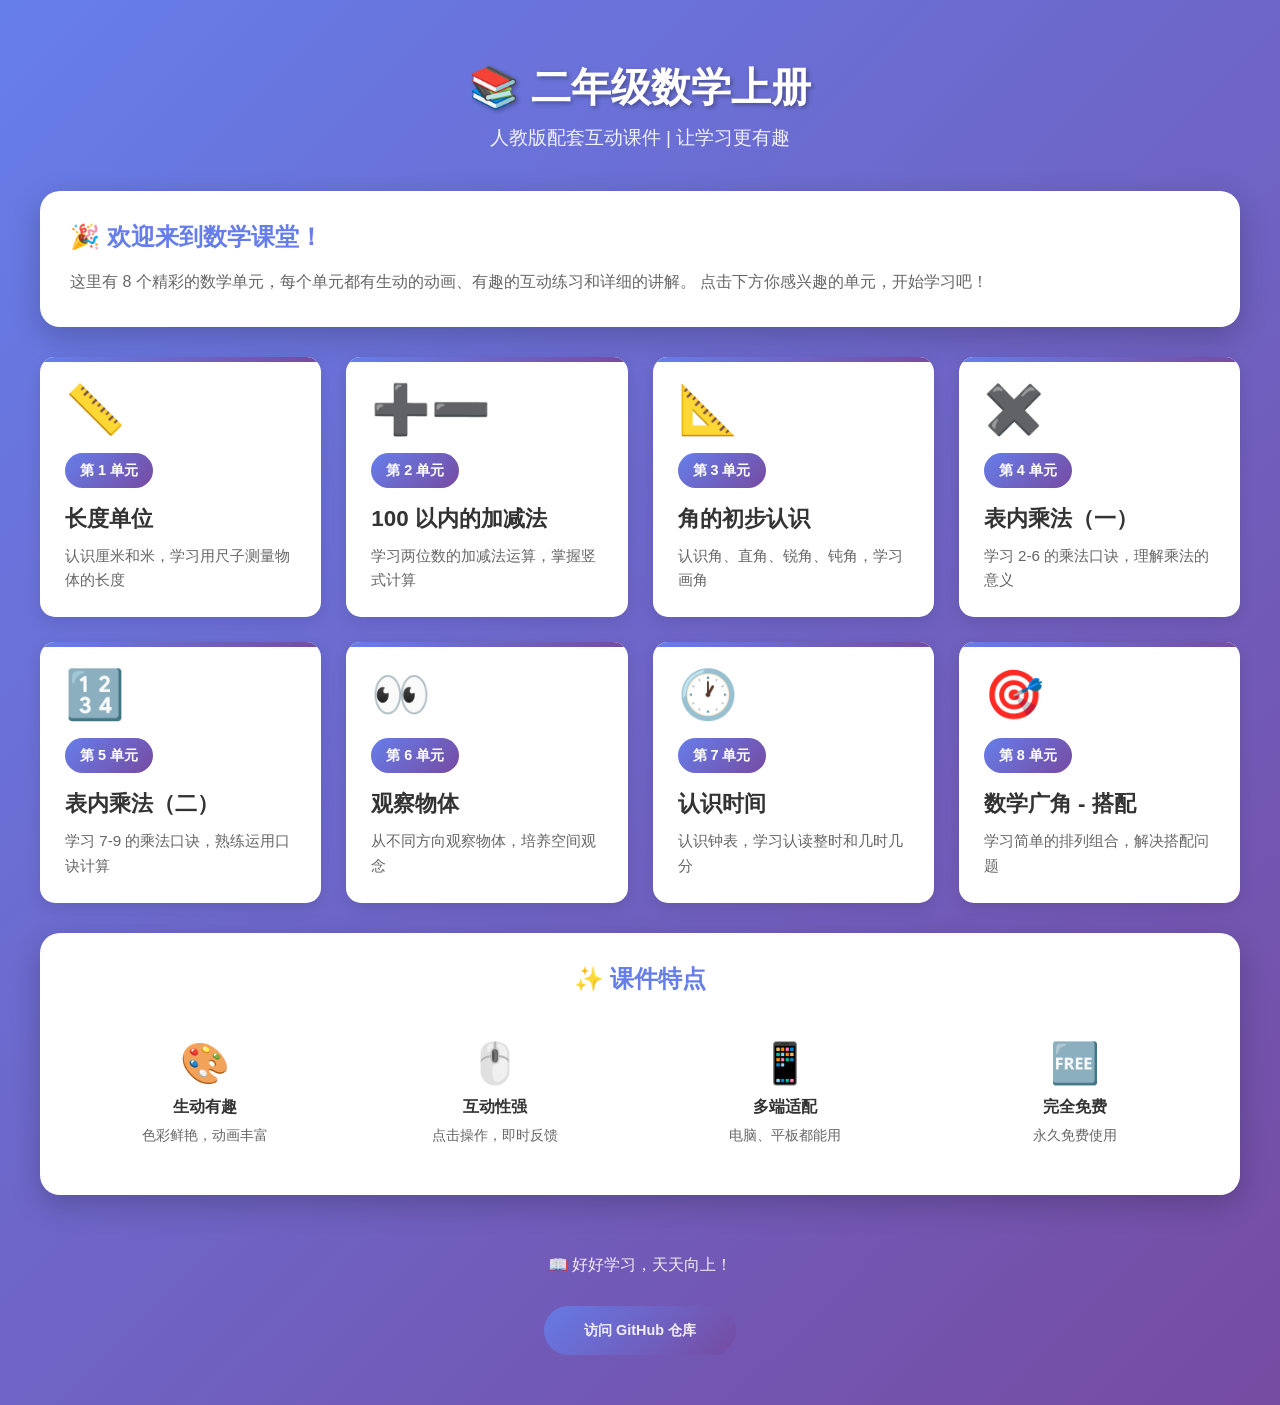
<file: index.html>
<!DOCTYPE html>
<html lang="zh-CN">
<head>
    <meta charset="UTF-8">
    <meta name="viewport" content="width=device-width, initial-scale=1.0">
    <title>二年级数学上册 - 互动课件</title>
    <style>
        * {
            margin: 0;
            padding: 0;
            box-sizing: border-box;
        }

        body {
            font-family: 'Microsoft YaHei', 'PingFang SC', sans-serif;
            background: linear-gradient(135deg, #667eea 0%, #764ba2 100%);
            min-height: 100vh;
            padding: 20px;
        }

        .container {
            max-width: 1200px;
            margin: 0 auto;
        }

        header {
            text-align: center;
            color: white;
            padding: 40px 20px;
        }

        header h1 {
            font-size: 2.5em;
            margin-bottom: 10px;
            text-shadow: 2px 2px 4px rgba(0,0,0,0.3);
        }

        header p {
            font-size: 1.2em;
            opacity: 0.9;
        }

        .welcome-card {
            background: white;
            border-radius: 20px;
            padding: 30px;
            margin-bottom: 30px;
            box-shadow: 0 10px 30px rgba(0,0,0,0.2);
        }

        .welcome-card h2 {
            color: #667eea;
            margin-bottom: 15px;
        }

        .welcome-card p {
            color: #666;
            line-height: 1.8;
        }

        .units-grid {
            display: grid;
            grid-template-columns: repeat(auto-fit, minmax(280px, 1fr));
            gap: 25px;
            margin-bottom: 30px;
        }

        .unit-card {
            background: white;
            border-radius: 15px;
            padding: 25px;
            text-decoration: none;
            color: inherit;
            transition: all 0.3s;
            box-shadow: 0 5px 15px rgba(0,0,0,0.1);
            position: relative;
            overflow: hidden;
        }

        .unit-card::before {
            content: '';
            position: absolute;
            top: 0;
            left: 0;
            width: 100%;
            height: 5px;
            background: linear-gradient(90deg, #667eea, #764ba2);
        }

        .unit-card:hover {
            transform: translateY(-5px);
            box-shadow: 0 15px 35px rgba(0,0,0,0.2);
        }

        .unit-card:hover::before {
            height: 8px;
        }

        .unit-number {
            display: inline-block;
            background: linear-gradient(135deg, #667eea 0%, #764ba2 100%);
            color: white;
            padding: 8px 15px;
            border-radius: 20px;
            font-size: 0.9em;
            font-weight: bold;
            margin-bottom: 15px;
        }

        .unit-card h3 {
            color: #333;
            margin-bottom: 10px;
            font-size: 1.4em;
        }

        .unit-card p {
            color: #666;
            line-height: 1.6;
            font-size: 0.95em;
        }

        .unit-icon {
            font-size: 3em;
            margin-bottom: 15px;
            display: block;
        }

        .features {
            background: white;
            border-radius: 20px;
            padding: 30px;
            box-shadow: 0 10px 30px rgba(0,0,0,0.2);
            margin-bottom: 30px;
        }

        .features h2 {
            color: #667eea;
            margin-bottom: 25px;
            text-align: center;
        }

        .features-grid {
            display: grid;
            grid-template-columns: repeat(auto-fit, minmax(200px, 1fr));
            gap: 20px;
        }

        .feature-item {
            text-align: center;
            padding: 20px;
        }

        .feature-icon {
            font-size: 2.5em;
            margin-bottom: 10px;
            display: block;
        }

        .feature-item h4 {
            color: #333;
            margin-bottom: 8px;
        }

        .feature-item p {
            color: #666;
            font-size: 0.9em;
        }

        footer {
            text-align: center;
            color: white;
            padding: 30px 20px;
        }

        footer p {
            opacity: 0.9;
        }

        .cta-button {
            display: inline-block;
            background: linear-gradient(135deg, #667eea 0%, #764ba2 100%);
            color: white;
            padding: 15px 40px;
            border-radius: 30px;
            text-decoration: none;
            font-weight: bold;
            margin-top: 20px;
            transition: all 0.3s;
        }

        .cta-button:hover {
            transform: scale(1.05);
            box-shadow: 0 5px 20px rgba(102, 126, 234, 0.4);
        }

        @media (max-width: 768px) {
            header h1 {
                font-size: 1.8em;
            }

            .units-grid {
                grid-template-columns: 1fr;
            }

            .features-grid {
                grid-template-columns: 1fr;
            }
        }
    </style>
</head>
<body>
    <div class="container">
        <header>
            <h1>📚 二年级数学上册</h1>
            <p>人教版配套互动课件 | 让学习更有趣</p>
        </header>

        <div class="welcome-card">
            <h2>🎉 欢迎来到数学课堂！</h2>
            <p>
                这里有 8 个精彩的数学单元，每个单元都有生动的动画、有趣的互动练习和详细的讲解。
                点击下方你感兴趣的单元，开始学习吧！
            </p>
        </div>

        <div class="units-grid">
            <a href="length-unit-lesson/" class="unit-card">
                <span class="unit-icon">📏</span>
                <span class="unit-number">第 1 单元</span>
                <h3>长度单位</h3>
                <p>认识厘米和米，学习用尺子测量物体的长度</p>
            </a>

            <a href="addition-subtraction-100/" class="unit-card">
                <span class="unit-icon">➕➖</span>
                <span class="unit-number">第 2 单元</span>
                <h3>100 以内的加减法</h3>
                <p>学习两位数的加减法运算，掌握竖式计算</p>
            </a>

            <a href="angles-intro/" class="unit-card">
                <span class="unit-icon">📐</span>
                <span class="unit-number">第 3 单元</span>
                <h3>角的初步认识</h3>
                <p>认识角、直角、锐角、钝角，学习画角</p>
            </a>

            <a href="multiplication-intro/" class="unit-card">
                <span class="unit-icon">✖️</span>
                <span class="unit-number">第 4 单元</span>
                <h3>表内乘法（一）</h3>
                <p>学习 2-6 的乘法口诀，理解乘法的意义</p>
            </a>

            <a href="multiplication-789/" class="unit-card">
                <span class="unit-icon">🔢</span>
                <span class="unit-number">第 5 单元</span>
                <h3>表内乘法（二）</h3>
                <p>学习 7-9 的乘法口诀，熟练运用口诀计算</p>
            </a>

            <a href="observe-objects/" class="unit-card">
                <span class="unit-icon">👀</span>
                <span class="unit-number">第 6 单元</span>
                <h3>观察物体</h3>
                <p>从不同方向观察物体，培养空间观念</p>
            </a>

            <a href="time-telling/" class="unit-card">
                <span class="unit-icon">🕐</span>
                <span class="unit-number">第 7 单元</span>
                <h3>认识时间</h3>
                <p>认识钟表，学习认读整时和几时几分</p>
            </a>

            <a href="math-broad-match/" class="unit-card">
                <span class="unit-icon">🎯</span>
                <span class="unit-number">第 8 单元</span>
                <h3>数学广角 - 搭配</h3>
                <p>学习简单的排列组合，解决搭配问题</p>
            </a>
        </div>

        <div class="features">
            <h2>✨ 课件特点</h2>
            <div class="features-grid">
                <div class="feature-item">
                    <span class="feature-icon">🎨</span>
                    <h4>生动有趣</h4>
                    <p>色彩鲜艳，动画丰富</p>
                </div>
                <div class="feature-item">
                    <span class="feature-icon">🖱️</span>
                    <h4>互动性强</h4>
                    <p>点击操作，即时反馈</p>
                </div>
                <div class="feature-item">
                    <span class="feature-icon">📱</span>
                    <h4>多端适配</h4>
                    <p>电脑、平板都能用</p>
                </div>
                <div class="feature-item">
                    <span class="feature-icon">🆓</span>
                    <h4>完全免费</h4>
                    <p>永久免费使用</p>
                </div>
            </div>
        </div>

        <footer>
            <p>📖 好好学习，天天向上！</p>
            <p style="margin-top: 10px; font-size: 0.9em;">
                <a href="https://github.com/sleeper01/grade2_maths" target="_blank" class="cta-button">
                    访问 GitHub 仓库
                </a>
            </p>
        </footer>
    </div>
</body>
</html>
</file>
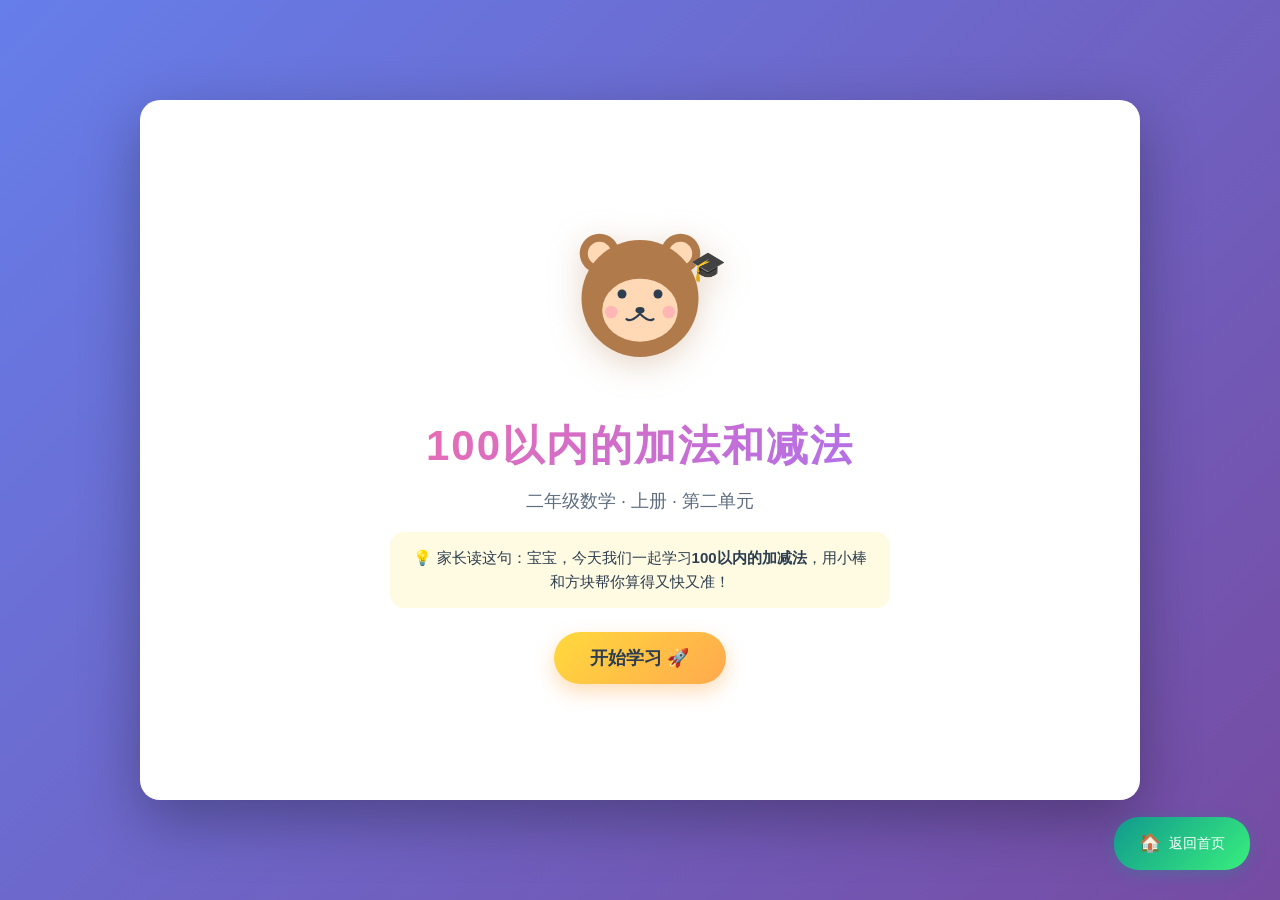
<file: addition-subtraction-100/index.html>
<!DOCTYPE html>
<html lang="zh-CN">
<head>
    <meta charset="UTF-8">
    <meta name="viewport" content="width=device-width, initial-scale=1.0">
    <title>100 以内的加法和减法 - 二年级上册第二单元</title>
    <link rel="stylesheet" href="style.css">
    <link rel="stylesheet" href="../common/style.css">
</head>
<body>
    <div class="container">
    <main class="main-content">
        <!-- ============= 第 0 节: 欢迎封面 ============= -->
        <section class="section section-cover active" data-section="0">
            <div class="cover-content">
                <div class="bear-wrap">
                    <svg viewBox="0 0 200 200" class="bear-svg">
                        <circle cx="55" cy="55" r="22" fill="#B07A4A"/>
                        <circle cx="55" cy="55" r="13" fill="#FFD9B5"/>
                        <circle cx="145" cy="55" r="22" fill="#B07A4A"/>
                        <circle cx="145" cy="55" r="13" fill="#FFD9B5"/>
                        <circle cx="100" cy="105" r="65" fill="#B07A4A"/>
                        <ellipse cx="100" cy="118" rx="42" ry="35" fill="#FFD9B5"/>
                        <circle cx="80" cy="100" r="5" fill="#2C3E50"/>
                        <circle cx="120" cy="100" r="5" fill="#2C3E50"/>
                        <ellipse cx="100" cy="118" rx="5" ry="3.5" fill="#2C3E50"/>
                        <path d="M 100 122 Q 90 132 85 128" stroke="#2C3E50" stroke-width="2.5" fill="none" stroke-linecap="round"/>
                        <path d="M 100 122 Q 110 132 115 128" stroke="#2C3E50" stroke-width="2.5" fill="none" stroke-linecap="round"/>
                        <circle cx="68" cy="120" r="7" fill="#FF9EB5" opacity="0.6"/>
                        <circle cx="132" cy="120" r="7" fill="#FF9EB5" opacity="0.6"/>
                        <text x="155" y="80" font-size="32">🎓</text>
                    </svg>
                </div>
                <h1 class="cover-title">100以内的加法和减法</h1>
                <p class="cover-subtitle">二年级数学 · 上册 · 第二单元</p>
                <div class="cover-tip">💡 家长读这句：宝宝，今天我们一起学习<strong>100以内的加减法</strong>，用小棒和方块帮你算得又快又准！</div>
                <button class="btn-big btn-start" id="btnStart">开始学习 🚀</button>
            </div>
        </section>

        <!-- ============= 第 1 节: 整十数加减整十数 ============= -->
        <section class="section" data-section="1">
            <div class="section-header">
                <span class="section-tag">第 1 节</span>
                <h2 class="section-title">🎯 整十数加减整十数</h2>
            </div>

            <div class="slides-container">
                <!-- 1.1 情境引入 -->
                <div class="slide active" data-slide="0">
                    <div class="lesson-block">
                        <h3 class="block-title">🌳 情境：小熊买树苗</h3>
                        <p class="block-desc">小熊买了 <strong>30 棵</strong>松树苗，又买了 <strong>20 棵</strong>柏树苗。一共有多少棵？</p>
                        <div class="stage" id="stageTensIntro">
                            <div class="trees trees-30" id="trees30"></div>
                            <div class="plus-sign">+</div>
                            <div class="trees trees-20" id="trees20"></div>
                            <div class="equals-sign">=</div>
                            <div class="trees trees-q" id="treesQ"></div>
                        </div>
                        <div class="parent-tip">💡 家长读这句：先数数看，3捆加2捆，是几捆呀？</div>
                    </div>
                </div>

                <!-- 1.2 小棒演示 -->
                <div class="slide" data-slide="1">
                    <div class="lesson-block">
                        <h3 class="block-title">🧮 用小棒算：30 + 20</h3>
                        <p class="block-desc">把 10 根捆成一捆，<strong>3 捆 + 2 捆 = 5 捆</strong>，就是 <strong>50</strong>！</p>
                        <div class="stage" id="stageTensAdd">
                            <div class="sticks-row">
                                <div class="bundle-label">30 =</div>
                                <div class="bundles" id="bundles30">
                                    <div class="bundle"></div><div class="bundle"></div><div class="bundle"></div>
                                </div>
                            </div>
                            <div class="calc-line plus-line">+</div>
                            <div class="sticks-row">
                                <div class="bundle-label">20 =</div>
                                <div class="bundles" id="bundles20">
                                    <div class="bundle"></div><div class="bundle"></div>
                                </div>
                            </div>
                            <div class="calc-line equals-line">=</div>
                            <div class="sticks-row result-row">
                                <div class="bundle-label">？=</div>
                                <div class="bundles" id="bundlesResult">
                                    <div class="bundle"></div><div class="bundle"></div><div class="bundle"></div><div class="bundle"></div><div class="bundle"></div>
                                </div>
                            </div>
                        </div>
                        <div class="result-pop" id="resultTensAdd">30 + 20 = <span class="big-num">50</span></div>
                        <div class="parent-tip">💡 家长读这句：3+2=5，所以 30+20=50，末尾的 0 不变！</div>
                        <button class="btn-replay" data-target="tens-add">↻ 重播</button>
                    </div>
                </div>

                <!-- 1.3 减法与练习 -->
                <div class="slide" data-slide="2">
                    <div class="lesson-block">
                        <h3 class="block-title">🍰 减法：50 - 20 = ?</h3>
                        <p class="block-desc"><strong>5 捆</strong>拿走 <strong>2 捆</strong>，还剩 <strong>3 捆</strong>，就是 <strong>30</strong>！</p>
                        <div class="stage" id="stageTensSub">
                            <div class="sticks-row">
                                <div class="bundle-label">50 =</div>
                                <div class="bundles" id="subBundles50">
                                    <div class="bundle"></div><div class="bundle"></div><div class="bundle"></div><div class="bundle"></div><div class="bundle"></div>
                                </div>
                            </div>
                            <div class="calc-line minus-line">−</div>
                            <div class="sticks-row">
                                <div class="bundle-label">20 =</div>
                                <div class="bundles" id="subBundles20">
                                    <div class="bundle"></div><div class="bundle"></div>
                                </div>
                            </div>
                            <div class="calc-line equals-line">=</div>
                            <div class="result-pop" id="resultTensSub">50 − 20 = <span class="big-num">30</span></div>
                        </div>
                        <div class="quick-quiz">
                            <div class="qq-title">⚡ 速算小挑战</div>
                            <div class="qq-row">
                                <span class="qq-q">40 + 30 = </span><span class="qq-a">70</span>
                            </div>
                            <div class="qq-row">
                                <span class="qq-q">60 − 40 = </span><span class="qq-a">20</span>
                            </div>
                            <div class="qq-row">
                                <span class="qq-q">80 − 50 = </span><span class="qq-a">30</span>
                            </div>
                        </div>
                        <div class="parent-tip">💡 家长读这句：末尾是 0 的数，先算 0 前面的数，再把 0 加回去！</div>
                    </div>
                </div>
            </div>

            <!-- 幻灯片导航 -->
            <div class="slide-nav">
                <div class="nav-group">
                    <button class="btn-slide btn-slide-prev" data-action="prev">←</button>
                    <div class="slide-counter"><span class="cur-slide">1</span> / <span class="total-slides">3</span></div>
                    <button class="btn-slide btn-slide-next" data-action="next">→</button>
                </div>
            </div>
        </section>

        <!-- ============= 第 2 节: 两位数加减一位数（不进位/不退位） ============= -->
        <section class="section" data-section="2">
            <div class="section-header">
                <span class="section-tag">第 2 节</span>
                <h2 class="section-title">🍎 两位数 ± 一位数（不进位）</h2>
            </div>

            <div class="slides-container">
                <!-- 2.1 方块图示 -->
                <div class="slide active" data-slide="0">
                    <div class="lesson-block">
                        <h3 class="block-title">🍎 情境：小熊分苹果</h3>
                        <p class="block-desc">小熊有 <strong>23 个</strong>苹果，又摘了 <strong>4 个</strong>。现在一共有多少个？</p>
                        <div class="stage" id="stageUnitsIntro">
                            <div class="blocks-row">
                                <div class="ten-block" data-ten="2"></div>
                                <div class="one-block" data-one="3"></div>
                                <span class="num-tag">23</span>
                            </div>
                            <div class="calc-line plus-line">+</div>
                            <div class="blocks-row">
                                <div class="one-block only-one" data-one="4"></div>
                                <span class="num-tag">4</span>
                            </div>
                            <div class="calc-line equals-line">=</div>
                            <div class="blocks-row" id="unitsResult"></div>
                        </div>
                        <div class="parent-tip">💡 家长读这句：注意看，个位的 3+4=7，没超过 10，不进位！</div>
                    </div>
                </div>

                <!-- 2.2 分步计算 -->
                <div class="slide" data-slide="1">
                    <div class="lesson-block">
                        <h3 class="block-title">🪜 分步算：23 + 4</h3>
                        <p class="block-desc">把 23 拆成 <strong>20 和 3</strong>，先算 <strong>3 + 4 = 7</strong>，再算 <strong>20 + 7 = 27</strong>。</p>
                        <div class="step-calc" id="stepCalc1">
                            <div class="step-line">
                                <span class="step-tag">第 1 步</span>
                                <span class="step-eq">3 + 4 = <strong class="hl-yellow">7</strong></span>
                            </div>
                            <div class="step-line">
                                <span class="step-tag">第 2 步</span>
                                <span class="step-eq">20 + 7 = <strong class="hl-yellow">27</strong></span>
                            </div>
                        </div>
                        <div class="result-pop" id="resultUnitsAdd">23 + 4 = <span class="big-num">27</span></div>
                        <div class="parent-tip">💡 家长读这句：十位不变，只算个位就好，简单吧？</div>
                    </div>
                </div>

                <!-- 2.3 减法 -->
                <div class="slide" data-slide="2">
                    <div class="lesson-block">
                        <h3 class="block-title">🦆 减法：56 − 3 = ?</h3>
                        <p class="block-desc">小熊有 <strong>56 只</strong>鸭子，送走 <strong>3 只</strong>，还剩多少只？</p>
                        <div class="step-calc">
                            <div class="step-line">
                                <span class="step-tag">第 1 步</span>
                                <span class="step-eq">6 − 3 = <strong class="hl-pink">3</strong></span>
                            </div>
                            <div class="step-line">
                                <span class="step-tag">第 2 步</span>
                                <span class="step-eq">50 + 3 = <strong class="hl-pink">53</strong></span>
                            </div>
                        </div>
                        <div class="result-pop">56 − 3 = <span class="big-num">53</span></div>
                        <div class="quick-quiz">
                            <div class="qq-title">⚡ 速算小挑战</div>
                            <div class="qq-row"><span class="qq-q">35 + 4 = </span><span class="qq-a">39</span></div>
                            <div class="qq-row"><span class="qq-q">48 − 5 = </span><span class="qq-a">43</span></div>
                            <div class="qq-row"><span class="qq-q">72 + 6 = </span><span class="qq-a">78</span></div>
                        </div>
                        <div class="parent-tip">💡 家长读这句：个位够减，十位不变，像玩搭积木一样简单！</div>
                    </div>
                </div>
            </div>

            <div class="slide-nav">
                <div class="nav-group">
                    <button class="btn-slide btn-slide-prev" data-action="prev">←</button>
                    <div class="slide-counter"><span class="cur-slide">1</span> / <span class="total-slides">3</span></div>
                    <button class="btn-slide btn-slide-next" data-action="next">→</button>
                </div>
            </div>
        </section>

        <!-- ============= 第 3 节: 两位数加减一位数（进位/退位） ============= -->
        <section class="section" data-section="3">
            <div class="section-header">
                <span class="section-tag">第 3 节</span>
                <h2 class="section-title">🎢 两位数 ± 一位数（进位/退位）</h2>
            </div>

            <div class="slides-container">
                <!-- 3.1 进位加法 -->
                <div class="slide active" data-slide="0">
                    <div class="lesson-block">
                        <h3 class="block-title">⚠️ 难题来了：28 + 5</h3>
                        <p class="block-desc">个位 <strong>8 + 5 = 13</strong>，超过 10 啦！怎么办？</p>
                        <div class="stage" id="stageCarryAdd">
                            <div class="carry-demo">
                                <div class="carry-row">
                                    <div class="carry-digit carry-ones"></div>
                                    <div class="carry-arrow">↑</div>
                                    <div class="carry-explain">满 10 进 1</div>
                                </div>
                                <div class="carry-numbers">
                                    <div class="num-cell tens-cell">2</div>
                                    <div class="num-cell ones-cell hl-red">8</div>
                                </div>
                                <div class="calc-line plus-line">+</div>
                                <div class="carry-numbers">
                                    <div class="num-cell"></div>
                                    <div class="num-cell ones-cell hl-red">5</div>
                                </div>
                                <div class="calc-line equals-line">=</div>
                                <div class="carry-numbers">
                                    <div class="num-cell tens-cell">3</div>
                                    <div class="num-cell ones-cell">3</div>
                                </div>
                            </div>
                        </div>
                        <div class="result-pop">28 + 5 = <span class="big-num">33</span></div>
                        <div class="parent-tip">💡 家长读这句：8+5=13，把 3 留下，1 进到十位！</div>
                    </div>
                </div>

                <!-- 3.2 分步：凑十法 -->
                <div class="slide" data-slide="1">
                    <div class="lesson-block">
                        <h3 class="block-title">🪄 凑十法：28 + 5</h3>
                        <p class="block-desc">把 5 分成 <strong>2 和 3</strong>：先算 <strong>8 + 2 = 10</strong>，再算 <strong>10 + 20 + 3 = 33</strong>。</p>
                        <div class="step-calc">
                            <div class="step-line">
                                <span class="step-tag">拆 5</span>
                                <span class="step-eq">5 = <strong class="hl-blue">2</strong> + <strong class="hl-yellow">3</strong></span>
                            </div>
                            <div class="step-line">
                                <span class="step-tag">凑十</span>
                                <span class="step-eq">8 + 2 = <strong class="hl-green">10</strong></span>
                            </div>
                            <div class="step-line">
                                <span class="step-tag">合并</span>
                                <span class="step-eq">10 + 20 + 3 = <strong class="hl-pink">33</strong></span>
                            </div>
                        </div>
                        <div class="parent-tip">💡 家长读这句：凑十法是把小数"借"一点给大数，凑成 10！</div>
                    </div>
                </div>

                <!-- 3.3 退位减法 -->
                <div class="slide" data-slide="2">
                    <div class="lesson-block">
                        <h3 class="block-title">🔙 退位减法：42 − 7 = ?</h3>
                        <p class="block-desc">个位 <strong>2 − 7</strong> 不够减！从十位 <strong>借 1 当 10</strong>，变成 <strong>12 − 7 = 5</strong>。</p>
                        <div class="stage" id="stageBorrowSub">
                            <div class="carry-demo">
                                <div class="borrow-row">
                                    <div class="borrow-digit borrow-tens"></div>
                                    <div class="borrow-arrow">↓</div>
                                    <div class="borrow-explain">借 1 当 10</div>
                                </div>
                                <div class="carry-numbers">
                                    <div class="num-cell tens-cell hl-blue">3</div>
                                    <div class="num-cell ones-cell hl-blue">12</div>
                                </div>
                                <div class="calc-line minus-line">−</div>
                                <div class="carry-numbers">
                                    <div class="num-cell"></div>
                                    <div class="num-cell ones-cell">7</div>
                                </div>
                                <div class="calc-line equals-line">=</div>
                                <div class="carry-numbers">
                                    <div class="num-cell tens-cell">3</div>
                                    <div class="num-cell ones-cell">5</div>
                                </div>
                            </div>
                        </div>
                        <div class="result-pop">42 − 7 = <span class="big-num">35</span></div>
                        <div class="parent-tip">💡 家长读这句：个位不够减，就跟十位"借"一个 10！</div>
                    </div>
                </div>
            </div>

            <div class="slide-nav">
                <div class="nav-group">
                    <button class="btn-slide btn-slide-prev" data-action="prev">←</button>
                    <div class="slide-counter"><span class="cur-slide">1</span> / <span class="total-slides">3</span></div>
                    <button class="btn-slide btn-slide-next" data-action="next">→</button>
                </div>
            </div>
        </section>

        <!-- ============= 第 4 节: 两位数加减两位数 ============= -->
        <section class="section" data-section="4">
            <div class="section-header">
                <span class="section-tag">第 4 节</span>
                <h2 class="section-title">📊 两位数 ± 两位数</h2>
            </div>

            <div class="slides-container">
                <!-- 4.1 竖式加法 -->
                <div class="slide active" data-slide="0">
                    <div class="lesson-block">
                        <h3 class="block-title">📝 竖式：35 + 24 = ?</h3>
                        <p class="block-desc">相同数位对齐，从<strong>个位</strong>开始算。</p>
                        <div class="stage">
                            <div class="vertical-calc" id="vAdd1">
                                <div class="v-row"><span class="v-num">3</span><span class="v-num">5</span></div>
                                <div class="v-row v-plus"><span class="v-plus-sign">+</span><span class="v-num">2</span><span class="v-num">4</span></div>
                                <div class="v-line"></div>
                                <div class="v-row v-result"><span class="v-num">5</span><span class="v-num">9</span></div>
                            </div>
                            <div class="v-explain">
                                <div class="v-step">个位：5 + 4 = 9</div>
                                <div class="v-step">十位：3 + 2 = 5</div>
                            </div>
                        </div>
                        <div class="result-pop">35 + 24 = <span class="big-num">59</span></div>
                        <div class="parent-tip">💡 家长读这句：个位算个位，十位算十位，别忘了对齐！</div>
                    </div>
                </div>

                <!-- 4.2 竖式进位 -->
                <div class="slide" data-slide="1">
                    <div class="lesson-block">
                        <h3 class="block-title">📝 竖式进位：46 + 28</h3>
                        <p class="block-desc">个位 6 + 8 = 14，写 4 进 1；十位 4 + 2 + 1 = 7。</p>
                        <div class="stage">
                            <div class="vertical-calc" id="vAdd2">
                                <div class="v-row v-carry-row"><span class="v-num v-carry">1</span></div>
                                <div class="v-row"><span class="v-num">4</span><span class="v-num">6</span></div>
                                <div class="v-row v-plus"><span class="v-plus-sign">+</span><span class="v-num">2</span><span class="v-num">8</span></div>
                                <div class="v-line"></div>
                                <div class="v-row v-result"><span class="v-num">7</span><span class="v-num">4</span></div>
                            </div>
                            <div class="v-explain">
                                <div class="v-step">个位：6 + 8 = 14 → 写 4 进 1</div>
                                <div class="v-step">十位：4 + 2 + 1 = 7</div>
                            </div>
                        </div>
                        <div class="result-pop">46 + 28 = <span class="big-num">74</span></div>
                        <div class="parent-tip">💡 家长读这句：进位的小 1 要写在十位头上，别忘啦！</div>
                    </div>
                </div>

                <!-- 4.3 竖式退位减法 -->
                <div class="slide" data-slide="2">
                    <div class="lesson-block">
                        <h3 class="block-title">📝 竖式退位：63 − 28</h3>
                        <p class="block-desc">个位 3 减 8 不够，十位 6 借 1 当 10，13 − 8 = 5；十位 5 − 2 = 3。</p>
                        <div class="stage">
                            <div class="vertical-calc" id="vSub1">
                                <div class="v-row"><span class="v-num v-borrow">5</span><span class="v-num v-borrow">13</span></div>
                                <div class="v-row"><span class="v-num">6</span><span class="v-num">3</span></div>
                                <div class="v-row v-plus"><span class="v-plus-sign">−</span><span class="v-num">2</span><span class="v-num">8</span></div>
                                <div class="v-line"></div>
                                <div class="v-row v-result"><span class="v-num">3</span><span class="v-num">5</span></div>
                            </div>
                            <div class="v-explain">
                                <div class="v-step">个位：13 − 8 = 5</div>
                                <div class="v-step">十位：5 − 2 = 3</div>
                            </div>
                        </div>
                        <div class="result-pop">63 − 28 = <span class="big-num">35</span></div>
                        <div class="parent-tip">💡 家长读这句：被减数头上要点小圆点，提醒自己"借过了"！</div>
                    </div>
                </div>
            </div>

            <div class="slide-nav">
                <div class="nav-group">
                    <button class="btn-slide btn-slide-prev" data-action="prev">←</button>
                    <div class="slide-counter"><span class="cur-slide">1</span> / <span class="total-slides">3</span></div>
                    <button class="btn-slide btn-slide-next" data-action="next">→</button>
                </div>
            </div>
        </section>

        <!-- ============= 第 5 节: 解决问题·比多比少 ============= -->
        <section class="section" data-section="5">
            <div class="section-header">
                <span class="section-tag">第 5 节</span>
                <h2 class="section-title">🤔 解决问题 · 比多比少</h2>
            </div>

            <div class="slides-container">
                <!-- 5.1 比多少引入 -->
                <div class="slide active" data-slide="0">
                    <div class="lesson-block">
                        <h3 class="block-title">🐰 谁多？谁少？</h3>
                        <p class="block-desc">白兔 <strong>24 只</strong>，灰兔 <strong>17 只</strong>。白兔比灰兔多几只？</p>
                        <div class="stage" id="stageCompare">
                            <div class="rabbits-row">
                                <span class="rabbit-tag">白兔</span>
                                <div class="rabbits white-rabbits">
                                    <span class="rabbit">🐰</span><span class="rabbit">🐰</span><span class="rabbit">🐰</span><span class="rabbit">🐰</span>
                                    <span class="rabbit">🐰</span><span class="rabbit">🐰</span><span class="rabbit">🐰</span><span class="rabbit">🐰</span>
                                    <span class="rabbit">🐰</span><span class="rabbit">🐰</span><span class="rabbit">🐰</span><span class="rabbit">🐰</span>
                                    <span class="rabbit">🐰</span><span class="rabbit">🐰</span><span class="rabbit">🐰</span><span class="rabbit">🐰</span>
                                    <span class="rabbit">🐰</span><span class="rabbit">🐰</span><span class="rabbit">🐰</span><span class="rabbit">🐰</span>
                                    <span class="rabbit">🐰</span><span class="rabbit">🐰</span><span class="rabbit">🐰</span><span class="rabbit">🐰</span>
                                </div>
                                <span class="count-tag">24</span>
                            </div>
                            <div class="rabbits-row">
                                <span class="rabbit-tag">灰兔</span>
                                <div class="rabbits gray-rabbits">
                                    <span class="rabbit">🐇</span><span class="rabbit">🐇</span><span class="rabbit">🐇</span><span class="rabbit">🐇</span>
                                    <span class="rabbit">🐇</span><span class="rabbit">🐇</span><span class="rabbit">🐇</span><span class="rabbit">🐇</span>
                                    <span class="rabbit">🐇</span><span class="rabbit">🐇</span><span class="rabbit">🐇</span><span class="rabbit">🐇</span>
                                    <span class="rabbit">🐇</span><span class="rabbit">🐇</span><span class="rabbit">🐇</span><span class="rabbit">🐇</span>
                                    <span class="rabbit">🐇</span>
                                </div>
                                <span class="count-tag">17</span>
                            </div>
                        </div>
                        <div class="parent-tip">💡 家长读这句：要求"多几只"，用<strong>减法</strong>：多的 − 少的！</div>
                    </div>
                </div>

                <!-- 5.2 列式计算 -->
                <div class="slide" data-slide="1">
                    <div class="lesson-block">
                        <h3 class="block-title">✏️ 列式解答</h3>
                        <div class="solve-step">
                            <div class="solve-line">
                                <span class="solve-tag">已知</span>
                                <span class="solve-text">白兔 24 只，灰兔 17 只</span>
                            </div>
                            <div class="solve-line">
                                <span class="solve-tag">问题</span>
                                <span class="solve-text">白兔比灰兔多几只？</span>
                            </div>
                            <div class="solve-line">
                                <span class="solve-tag">思路</span>
                                <span class="solve-text">求一个数比另一个数<strong>多几</strong>，用减法</span>
                            </div>
                            <div class="solve-line big-eq">
                                <span class="solve-tag">算式</span>
                                <span class="solve-text">24 − 17 = <span class="hl-yellow">7</span>（只）</span>
                            </div>
                            <div class="solve-line">
                                <span class="solve-tag">答</span>
                                <span class="solve-text">白兔比灰兔多 <strong class="hl-pink">7</strong> 只。</span>
                            </div>
                        </div>
                        <div class="parent-tip">💡 家长读这句：看清楚问的是"多"还是"少"，单位别忘了写！</div>
                    </div>
                </div>

                <!-- 5.3 三种关系总结 -->
                <div class="slide" data-slide="2">
                    <div class="lesson-block">
                        <h3 class="block-title">🧠 三种关系，记住它！</h3>
                        <div class="relation-cards">
                            <div class="rel-card rel-card-1">
                                <div class="rel-emoji">🍎🍎🍎</div>
                                <div class="rel-text"><strong>求一共</strong>：用 <span class="hl-yellow">加法</span></div>
                                <div class="rel-form">小明有 5 个苹果，妈妈又买了 3 个，一共多少个？<br>5 + 3 = 8</div>
                            </div>
                            <div class="rel-card rel-card-2">
                                <div class="rel-emoji">✈️📦</div>
                                <div class="rel-text"><strong>求部分</strong>：用 <span class="hl-pink">减法</span></div>
                                <div class="rel-form">飞机上有 10 人，到站下来 4 人，还剩几人？<br>10 − 4 = 6</div>
                            </div>
                            <div class="rel-card rel-card-3">
                                <div class="rel-emoji">🐰🐇</div>
                                <div class="rel-text"><strong>比多比少</strong>：用 <span class="hl-blue">减法</span></div>
                                <div class="rel-form">白兔 24 只，灰兔 17 只，白兔比灰兔多几只？<br>24 − 17 = 7</div>
                            </div>
                        </div>
                        <div class="parent-tip">💡 家长读这句：看到"一共"想加法，看到"还剩/多/少"想减法！</div>
                    </div>
                </div>
            </div>

            <div class="slide-nav">
                <div class="nav-group">
                    <button class="btn-slide btn-slide-prev" data-action="prev">←</button>
                    <div class="slide-counter"><span class="cur-slide">1</span> / <span class="total-slides">3</span></div>
                    <button class="btn-slide btn-slide-next" data-action="next">→</button>
                </div>
            </div>
        </section>

        <!-- ============= 第 6 节: 互动练习 + 单元小结 ============= -->
        <section class="section" data-section="6">
            <div class="section-header">
                <span class="section-tag">第 6 节</span>
                <h2 class="section-title">🎮 闯关练习 · 单元小结</h2>
            </div>

            <div class="slides-container">
                <!-- 6.1 闯关练习 -->
                <div class="slide active" data-slide="0">
                    <div class="lesson-block">
                        <h3 class="block-title">🎯 小熊闯关赛</h3>
                        <p class="block-desc">答对一题得一颗 ⭐，看看你能得几颗？</p>
                        <div class="quiz-stage" id="quizStage">
                            <div class="quiz-card" id="quizCard">
                                <div class="quiz-progress">
                                    <span class="quiz-cur">1</span> / <span class="quiz-total">4</span>
                                </div>
                                <div class="quiz-question" id="quizQuestion">23 + 5 = ?</div>
                                <div class="quiz-options" id="quizOptions">
                                    <button class="quiz-opt" data-answer="26">26</button>
                                    <button class="quiz-opt" data-answer="28">28</button>
                                    <button class="quiz-opt" data-answer="27">27</button>
                                    <button class="quiz-opt" data-answer="25">25</button>
                                </div>
                                <div class="quiz-feedback" id="quizFeedback"></div>
                            </div>
                            <div class="quiz-stars" id="quizStars">⭐ 0</div>
                        </div>
                        <div class="parent-tip">💡 家长读这句：让孩子自己算，不会的可以翻前面的内容看看！</div>
                    </div>
                </div>

                <!-- 6.2 单元小结 -->
                <div class="slide" data-slide="1">
                    <div class="lesson-block summary-block">
                        <h3 class="block-title">🎉 单元小结</h3>
                        <div class="summary-grid">
                            <div class="sum-item">
                                <span class="sum-emoji">🧮</span>
                                <span class="sum-text"><strong>整十数加减</strong>：末尾的 0 不变，只算 0 前面的数</span>
                            </div>
                            <div class="sum-item">
                                <span class="sum-emoji">🍎</span>
                                <span class="sum-text"><strong>两位数 ± 一位数</strong>：先算个位，十位照搬</span>
                            </div>
                            <div class="sum-item">
                                <span class="sum-emoji">⚠️</span>
                                <span class="sum-text"><strong>进位加法</strong>：个位满 10，向十位进 1</span>
                            </div>
                            <div class="sum-item">
                                <span class="sum-emoji">🔙</span>
                                <span class="sum-text"><strong>退位减法</strong>：个位不够减，从十位借 1 当 10</span>
                            </div>
                            <div class="sum-item">
                                <span class="sum-emoji">📝</span>
                                <span class="sum-text"><strong>竖式计算</strong>：相同数位对齐，从个位算起</span>
                            </div>
                            <div class="sum-item">
                                <span class="sum-emoji">🤔</span>
                                <span class="sum-text"><strong>解决问题</strong>：求一共用加法，求部分用减法</span>
                            </div>
                        </div>
                        <div class="summary-footer">
                            🎓 恭喜宝宝学完第二单元！下个单元我们一起认识 <strong>角的初步认识</strong>，敬请期待~
                        </div>
                        <div class="confetti-zone" id="confettiZone"></div>
                    </div>
                </div>
            </div>

            <div class="slide-nav">
                <button class="btn-slide btn-slide-prev" data-action="prev">←</button>
                <div class="slide-counter"><span class="cur-slide">1</span> / <span class="total-slides">2</span></div>
                <button class="btn-slide btn-slide-next" data-action="next">→</button>
            </div>
        </section>
    </main>

    <!-- 返回首页按钮 -->
    <a href="../index.html" class="home-btn">
        <span class="home-icon">🏠</span>
        返回首页
    </a>

    </div>

    <script src="script.js"></script>
</body>
</html>
</file>
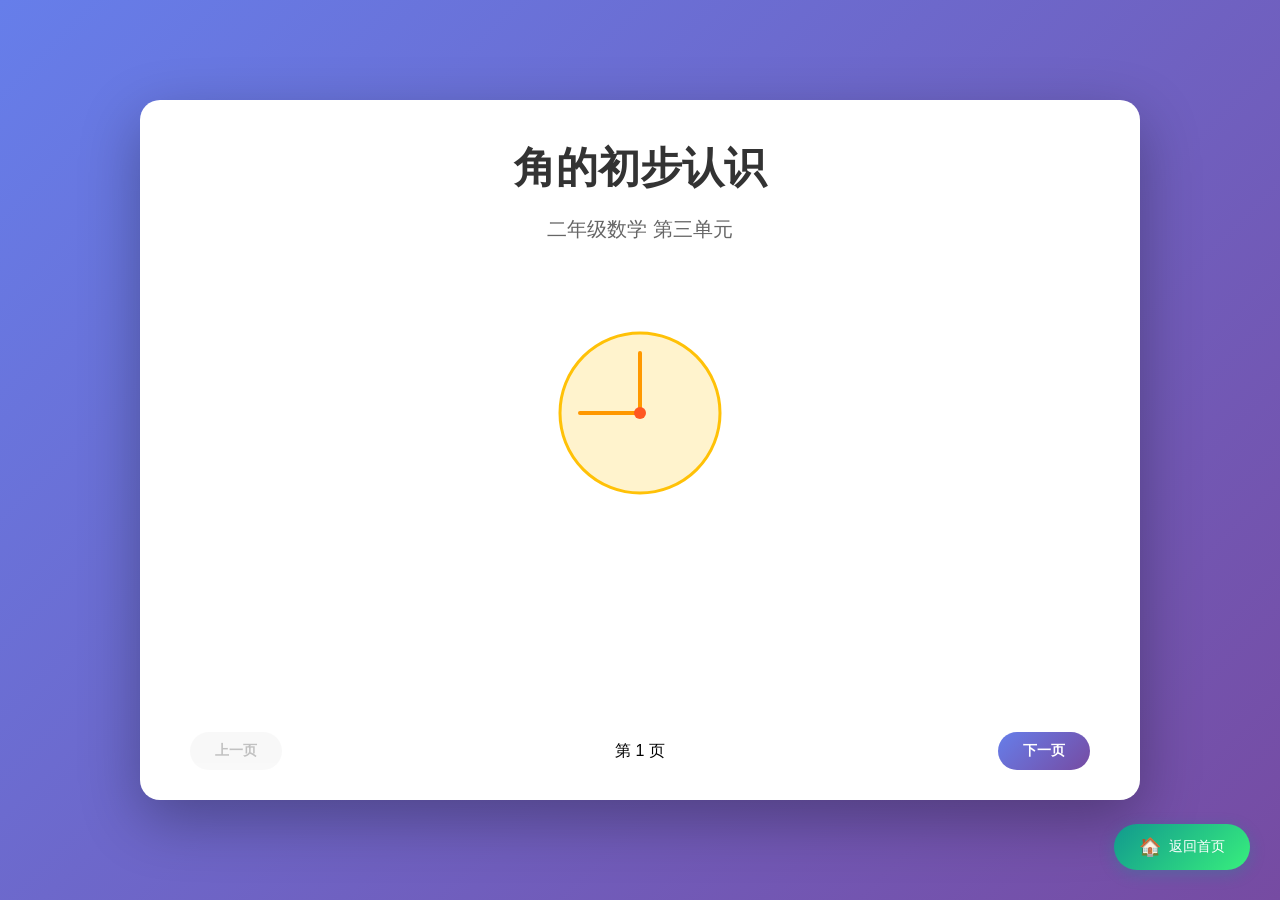
<file: angles-intro/index.html>
<!DOCTYPE html>
<html lang="zh-CN">
<!-- v20260629-1730 - 修正三角板坐标 -->
<head>
    <meta charset="UTF-8">
    <meta name="viewport" content="width=device-width, initial-scale=1.0">
    <title>二年级数学 - 角的初步认识</title>
    <link rel="stylesheet" href="../common/style.css">
    <link rel="stylesheet" href="style.css">
</head>
<body>
    <div class="container">
        <!-- Section 0: 封面 -->
        <section class="section active" data-section="0">
            <div class="slide active" data-slide="0">
                <h1>角的初步认识</h1>
                <p class="subtitle">二年级数学 第三单元</p>
                <div class="cover-image">
                    <svg viewBox="0 0 200 200" class="cover-angle-svg">
                        <circle cx="100" cy="100" r="80" fill="#FFF3CD" stroke="#FFC107" stroke-width="3"/>
                        <line x1="100" y1="100" x2="40" y2="100" stroke="#FF9800" stroke-width="4" stroke-linecap="round"/>
                        <line x1="100" y1="100" x2="100" y2="40" stroke="#FF9800" stroke-width="4" stroke-linecap="round"/>
                        <circle cx="100" cy="100" r="6" fill="#FF5722"/>
                        <path d="M 100 100 L 95 100 A 5 5 0 0 0 100 95 Z" fill="#FF5722" opacity="0.6"/>
                    </svg>
                </div>
            </div>
        </section>

        <!-- Section 1: 生活中的角 -->
        <section class="section" data-section="1">
            <div class="slide active" data-slide="0">
                <h2>生活中的角</h2>
                <p class="instruction">找一找，这些物体哪里有角？</p>
                <div class="real-life-grid">
                    <div class="real-life-item">
                        <div class="item-icon">📐</div>
                        <p>三角板</p>
                    </div>
                    <div class="real-life-item">
                        <div class="item-icon">🕐</div>
                        <p>钟表</p>
                    </div>
                    <div class="real-life-item">
                        <div class="item-icon">🚩</div>
                        <p>红旗</p>
                    </div>
                    <div class="real-life-item">
                        <div class="item-icon">✂️</div>
                        <p>剪刀</p>
                    </div>
                </div>
            </div>
            <div class="slide" data-slide="1">
                <h2>这些物体上的角</h2>
                <div class="angle-examples-grid">
                    <div class="angle-example-card">
                        <svg viewBox="0 0 150 150" class="example-svg">
                            <polygon points="30,120 120,120 75,30" fill="#E3F2FD" stroke="#2196F3" stroke-width="3"/>
                            <circle cx="75" cy="30" r="5" fill="#F44336"/>
                            <circle cx="30" cy="120" r="5" fill="#F44336"/>
                            <circle cx="120" cy="120" r="5" fill="#F44336"/>
                        </svg>
                        <p>三角板有 3 个角</p>
                    </div>
                    <div class="angle-example-card">
                        <svg viewBox="0 0 150 150" class="example-svg">
                            <circle cx="75" cy="75" r="60" fill="#FFF8E1" stroke="#FFC107" stroke-width="3"/>
                            <line x1="75" y1="75" x2="75" y2="30" stroke="#333" stroke-width="4" stroke-linecap="round"/>
                            <line x1="75" y1="75" x2="110" y2="75" stroke="#333" stroke-width="4" stroke-linecap="round"/>
                            <circle cx="75" cy="75" r="6" fill="#F44336"/>
                        </svg>
                        <p>钟面上时针和分针形成角</p>
                    </div>
                </div>
            </div>
        </section>

        <!-- Section 2: 认识角的组成 -->
        <section class="section" data-section="2">
            <div class="slide active" data-slide="0">
                <h2>角的组成</h2>
                <p class="instruction">角有一个顶点和两条边</p>
                <div class="angle-parts-diagram">
                    <svg viewBox="0 0 300 200" class="parts-svg">
                        <line x1="50" y1="150" x2="250" y2="150" stroke="#2196F3" stroke-width="4" stroke-linecap="round" class="draw-line"/>
                        <line x1="50" y1="150" x2="150" y2="50" stroke="#2196F3" stroke-width="4" stroke-linecap="round" class="draw-line"/>
                        <circle cx="50" cy="150" r="8" fill="#F44336" class="vertex-dot"/>
                        <text x="45" y="180" class="label">顶点</text>
                        <text x="140" y="45" class="label">边</text>
                        <text x="240" y="145" class="label">边</text>
                        <path d="M 50 150 L 65 150 A 15 15 0 0 0 60 140 Z" fill="#FF9800" opacity="0.6"/>
                    </svg>
                </div>
                <div class="key-point">
                    <strong>角的特点：</strong>1 个顶点，2 条直直的边
                </div>
            </div>
            <div class="slide" data-slide="1">
                <h2>判断：下面哪些是角？</h2>
                <div class="angle-quiz-grid">
                    <div class="angle-quiz-item correct">
                        <svg viewBox="0 0 100 100">
                            <line x1="20" y1="80" x2="80" y2="80" stroke="#333" stroke-width="3"/>
                            <line x1="20" y1="80" x2="50" y2="30" stroke="#333" stroke-width="3"/>
                        </svg>
                        <p>✓ 是角</p>
                    </div>
                    <div class="angle-quiz-item wrong">
                        <svg viewBox="0 0 100 100">
                            <path d="M 20 80 Q 50 60 80 80" stroke="#333" stroke-width="3" fill="none"/>
                        </svg>
                        <p>✗ 不是角（边是弯的）</p>
                    </div>
                    <div class="angle-quiz-item wrong">
                        <svg viewBox="0 0 100 100">
                            <line x1="30" y1="70" x2="70" y2="70" stroke="#333" stroke-width="3"/>
                        </svg>
                        <p>✗ 不是角（只有一条边）</p>
                    </div>
                    <div class="angle-quiz-item correct">
                        <svg viewBox="0 0 100 100">
                            <line x1="50" y1="30" x2="50" y2="80" stroke="#333" stroke-width="3"/>
                            <line x1="50" y1="80" x2="90" y2="80" stroke="#333" stroke-width="3"/>
                        </svg>
                        <p>✓ 是角</p>
                    </div>
                </div>
            </div>
        </section>

        <!-- Section 3: 认识直角 -->
        <section class="section" data-section="3">
            <div class="slide active" data-slide="0">
                <h2>认识直角</h2>
                <p class="instruction">这些角有什么共同特点？</p>
                <div class="right-angle-examples">
                    <svg viewBox="0 0 300 150" class="right-angle-demo-svg">
                        <g class="angle-group">
                            <line x1="30" y1="120" x2="100" y2="120" stroke="#4CAF50" stroke-width="4" stroke-linecap="round"/>
                            <line x1="30" y1="120" x2="30" y2="50" stroke="#4CAF50" stroke-width="4" stroke-linecap="round"/>
                            <g class="right-angle-mark" data-vx="30" data-vy="120" data-x1="100" data-y1="120" data-x2="30" data-y2="50"></g>
                        </g>
                        <g class="angle-group">
                            <line x1="150" y1="50" x2="220" y2="50" stroke="#2196F3" stroke-width="4" stroke-linecap="round"/>
                            <line x1="150" y1="50" x2="150" y2="120" stroke="#2196F3" stroke-width="4" stroke-linecap="round"/>
                            <g class="right-angle-mark" data-vx="150" data-vy="50" data-x1="220" data-y1="50" data-x2="150" data-y2="120"></g>
                        </g>
                        <g class="angle-group">
                            <line x1="250" y1="120" x2="250" y2="50" stroke="#FF9800" stroke-width="4" stroke-linecap="round"/>
                            <line x1="250" y1="120" x2="300" y2="120" stroke="#FF9800" stroke-width="4" stroke-linecap="round"/>
                            <g class="right-angle-mark" data-vx="250" data-vy="120" data-x1="250" data-y1="50" data-x2="300" data-y2="120"></g>
                        </g>
                    </svg>
                </div>
                <div class="key-point">
                    <strong>直角：</strong>像这样方方正正的角，叫做直角
                </div>
            </div>
            <div class="slide" data-slide="1">
                <h2>直角符号</h2>
                <p class="instruction">直角可以用直角符号标记</p>
                <div class="right-angle-symbol-demo">
                    <svg viewBox="0 0 200 150">
                        <line x1="50" y1="120" x2="150" y2="120" stroke="#333" stroke-width="4" stroke-linecap="round"/>
                        <line x1="50" y1="120" x2="50" y2="40" stroke="#333" stroke-width="4" stroke-linecap="round"/>
                        <g class="right-angle-mark" data-vx="50" data-vy="120" data-x1="150" data-y1="120" data-x2="50" data-y2="40"></g>
                        <text x="80" y="100" class="label" fill="#F44336">直角符号</text>
                    </svg>
                </div>
            </div>
            <div class="slide" data-slide="2">
                <h2>用三角板判断直角</h2>
                <p class="instruction">三角板上的直角可以帮助我们判断</p>
                <div class="triangle-ruler-demo">
                    <svg viewBox="0 0 300 200" class="ruler-svg">
                        <!-- 被测量的角 - 用深色表示 -->
                        <g class="measured-angle">
                            <line x1="100" y1="120" x2="170" y2="120" stroke="#1a5f2a" stroke-width="5" stroke-linecap="round"/>
                            <line x1="100" y1="120" x2="100" y2="50" stroke="#1a5f2a" stroke-width="5" stroke-linecap="round"/>
                            <g class="right-angle-mark" data-vx="100" data-vy="120" data-x1="170" data-y1="120" data-x2="100" data-y2="50"></g>
                        </g>
                        <!-- 三角板 - 半透明覆盖在角上 -->
                        <g class="triangle-ruler" opacity="0.6">
                            <polygon points="100,120 100,50 170,120" fill="#4FC3F7" stroke="#0288D1" stroke-width="3" stroke-dasharray="5,3"/>
                            <g class="right-angle-mark" data-vx="100" data-vy="120" data-x1="100" data-y1="50" data-x2="170" data-y2="120"></g>
                            <text x="130" y="95" font-size="12" fill="#01579B" font-weight="bold">三角板</text>
                        </g>
                        <text x="190" y="80" class="label" fill="#0288D1">← 三角板的直角</text>
                        <text x="50" y="150" class="label" fill="#1a5f2a">要判断的角 →</text>
                    </svg>
                </div>
                <div class="key-point">
                    <strong>判断方法：</strong>三角板的直角顶点对齐角的顶点，两条边重合就是直角
                </div>
            </div>
        </section>

        <!-- Section 4: 认识锐角和钝角 -->
        <section class="section" data-section="4">
            <div class="slide active" data-slide="0">
                <h2>比一比：角的大小</h2>
                <p class="instruction">这些角和直角比，谁大谁小？</p>
                <div class="angle-comparison">
                    <svg viewBox="0 0 400 150" class="compare-svg">
                        <g class="compare-angle">
                            <line x1="50" y1="120" x2="130" y2="120" stroke="#F44336" stroke-width="4" stroke-linecap="round"/>
                            <line x1="50" y1="120" x2="90" y2="60" stroke="#F44336" stroke-width="4" stroke-linecap="round"/>
                            <path d="M 50 120 L 60 120 A 10 10 0 0 0 57 113 Z" fill="#F44336" opacity="0.4"/>
                            <text x="35" y="145" class="label">锐角</text>
                            <text x="35" y="160" class="sub-label">比直角小</text>
                        </g>
                        <g class="compare-angle">
                            <line x1="200" y1="120" x2="280" y2="120" stroke="#2196F3" stroke-width="4" stroke-linecap="round"/>
                            <line x1="200" y1="120" x2="200" y2="50" stroke="#2196F3" stroke-width="4" stroke-linecap="round"/>
                            <g class="right-angle-mark" data-vx="200" data-vy="120" data-x1="280" data-y1="120" data-x2="200" data-y2="50"></g>
                            <text x="185" y="145" class="label">直角</text>
                            <text x="185" y="160" class="sub-label">作为标准</text>
                        </g>
                        <g class="compare-angle">
                            <line x1="350" y1="120" x2="270" y2="120" stroke="#FF9800" stroke-width="4" stroke-linecap="round"/>
                            <line x1="350" y1="120" x2="330" y2="50" stroke="#FF9800" stroke-width="4" stroke-linecap="round"/>
                            <path d="M 350 120 L 340 120 A 10 10 0 0 0 347 113 Z" fill="#FF9800" opacity="0.4"/>
                            <text x="335" y="145" class="label">钝角</text>
                            <text x="335" y="160" class="sub-label">比直角大</text>
                        </g>
                    </svg>
                </div>
            </div>
            <div class="slide" data-slide="1">
                <h2>角的分类</h2>
                <div class="angle-type-cards">
                    <div class="angle-type-card acute">
                        <svg viewBox="0 0 120 120">
                            <line x1="30" y1="100" x2="100" y2="100" stroke="#F44336" stroke-width="4"/>
                            <line x1="30" y1="100" x2="65" y2="50" stroke="#F44336" stroke-width="4"/>
                            <path d="M 30 100 L 40 100 A 10 10 0 0 0 37 93 Z" fill="#F44336" opacity="0.4"/>
                        </svg>
                        <h3>锐角</h3>
                        <p>比直角小的角</p>
                    </div>
                    <div class="angle-type-card right">
                        <svg viewBox="0 0 120 120">
                            <line x1="30" y1="100" x2="100" y2="100" stroke="#2196F3" stroke-width="4"/>
                            <line x1="30" y1="100" x2="30" y2="40" stroke="#2196F3" stroke-width="4"/>
                            <g class="right-angle-mark" data-vx="30" data-vy="100" data-x1="100" data-y1="100" data-x2="30" data-y2="40"></g>
                        </svg>
                        <h3>直角</h3>
                        <p>方方正正的角</p>
                    </div>
                    <div class="angle-type-card obtuse">
                        <svg viewBox="0 0 120 120">
                            <line x1="90" y1="100" x2="20" y2="100" stroke="#FF9800" stroke-width="4"/>
                            <line x1="90" y1="100" x2="75" y2="40" stroke="#FF9800" stroke-width="4"/>
                            <path d="M 90 100 L 80 100 A 10 10 0 0 0 87 93 Z" fill="#FF9800" opacity="0.4"/>
                        </svg>
                        <h3>钝角</h3>
                        <p>比直角大的角</p>
                    </div>
                </div>
            </div>
        </section>

        <!-- Section 5: 画角 -->
        <section class="section" data-section="5">
            <div class="slide active" data-slide="0">
                <h2>怎样画角？</h2>
                <p class="instruction">画角的步骤：</p>
                <div class="draw-steps">
                    <div class="draw-step">
                        <svg viewBox="0 0 150 120">
                            <circle cx="75" cy="80" r="5" fill="#F44336"/>
                            <text x="75" y="105" text-anchor="middle" class="label">1. 先画一个点（顶点）</text>
                        </svg>
                    </div>
                    <div class="draw-step">
                        <svg viewBox="0 0 150 120">
                            <circle cx="75" cy="80" r="5" fill="#F44336"/>
                            <line x1="75" y1="80" x2="130" y2="80" stroke="#2196F3" stroke-width="3" stroke-linecap="round" class="draw-line"/>
                            <text x="75" y="105" text-anchor="middle" class="label">2. 从顶点画一条边</text>
                        </svg>
                    </div>
                    <div class="draw-step">
                        <svg viewBox="0 0 150 120">
                            <circle cx="75" cy="80" r="5" fill="#F44336"/>
                            <line x1="75" y1="80" x2="130" y2="80" stroke="#2196F3" stroke-width="3" stroke-linecap="round"/>
                            <line x1="75" y1="80" x2="40" y2="40" stroke="#2196F3" stroke-width="3" stroke-linecap="round" class="draw-line"/>
                            <text x="75" y="105" text-anchor="middle" class="label">3. 从顶点画另一条边</text>
                        </svg>
                    </div>
                </div>
            </div>
            <div class="slide" data-slide="1">
                <h2>跟我一起画角</h2>
                <div class="draw-demo-container">
                    <svg viewBox="0 0 300 250" class="draw-demo-svg">
                        <g id="draw-demo-angle">
                        </g>
                        <text x="150" y="230" text-anchor="middle" class="label" id="draw-step-text">点击"开始"按钮</text>
                    </svg>
                    <div class="draw-controls">
                        <button class="btn btn-primary" id="btn-start-draw">开始</button>
                        <button class="btn btn-secondary" id="btn-reset-draw" disabled>重置</button>
                    </div>
                </div>
            </div>
        </section>

        <!-- Section 6: 练习与总结 -->
        <section class="section" data-section="6">
            <div class="slide active" data-slide="0">
                <h2>数一数：下面图形各有几个角？</h2>
                <div class="count-angles-quiz">
                    <div class="quiz-shape">
                        <svg viewBox="0 0 120 120">
                            <polygon points="60,20 100,100 20,100" fill="#E3F2FD" stroke="#2196F3" stroke-width="3"/>
                        </svg>
                        <p>三角形</p>
                        <div class="quiz-answer">
                            <input type="number" class="answer-input" data-correct="3" min="0" max="9"> 个角
                        </div>
                    </div>
                    <div class="quiz-shape">
                        <svg viewBox="0 0 120 120">
                            <rect x="30" y="40" width="60" height="60" fill="#FFF3CD" stroke="#FFC107" stroke-width="3"/>
                        </svg>
                        <p>长方形</p>
                        <div class="quiz-answer">
                            <input type="number" class="answer-input" data-correct="4" min="0" max="9"> 个角
                        </div>
                    </div>
                    <div class="quiz-shape">
                        <svg viewBox="0 0 120 120">
                            <polygon points="60,20 95,45 95,95 60,110 25,95 25,45" fill="#E8F5E9" stroke="#4CAF50" stroke-width="3"/>
                        </svg>
                        <p>六边形</p>
                        <div class="quiz-answer">
                            <input type="number" class="answer-input" data-correct="6" min="0" max="9"> 个角
                        </div>
                    </div>
                </div>
                <button class="btn btn-primary" id="btn-check-answers">检查答案</button>
                <p class="feedback" id="quiz-feedback"></p>
            </div>
            <div class="slide" data-slide="1">
                <h2>判断对错</h2>
                <div class="true-false-quiz">
                    <div class="tf-question">
                        <p>1. 所有的直角都一样大。</p>
                        <div class="tf-options">
                            <button class="tf-btn" data-correct="true">✓ 对</button>
                            <button class="tf-btn" data-correct="false">✗ 错</button>
                        </div>
                        <p class="tf-feedback"></p>
                    </div>
                    <div class="tf-question">
                        <p>2. 锐角比直角大。</p>
                        <div class="tf-options">
                            <button class="tf-btn" data-correct="true">✓ 对</button>
                            <button class="tf-btn" data-correct="false">✗ 错</button>
                        </div>
                        <p class="tf-feedback"></p>
                    </div>
                    <div class="tf-question">
                        <p>3. 一个角有一个顶点和两条边。</p>
                        <div class="tf-options">
                            <button class="tf-btn" data-correct="true">✓ 对</button>
                            <button class="tf-btn" data-correct="false">✗ 错</button>
                        </div>
                        <p class="tf-feedback"></p>
                    </div>
                </div>
            </div>
            <div class="slide" data-slide="2">
                <h2>课堂总结</h2>
                <div class="summary-content">
                    <div class="summary-card">
                        <h3>📐 角的组成</h3>
                        <ul>
                            <li>1 个顶点</li>
                            <li>2 条直直的边</li>
                        </ul>
                    </div>
                    <div class="summary-card">
                        <h3>📏 角的分类</h3>
                        <ul>
                            <li>锐角：比直角小</li>
                            <li>直角：方方正正</li>
                            <li>钝角：比直角大</li>
                        </ul>
                    </div>
                    <div class="summary-card">
                        <h3>✏️ 画角方法</h3>
                        <ul>
                            <li>先画顶点</li>
                            <li>再画两条边</li>
                        </ul>
                    </div>
                </div>
            </div>
            <div class="slide" data-slide="3">
                <h2>课后练习</h2>
                <div class="homework-content">
                    <p class="homework-item">📝 1. 在家里找一找，哪些物体上有角？</p>
                    <p class="homework-item">📝 2. 用三角板判断这些角是不是直角。</p>
                    <p class="homework-item">📝 3. 在练习本上画一个锐角、一个直角和一个钝角。</p>
                </div>
                <div class="end-message">
                    <p>🎉 恭喜你完成了第三单元的学习！</p>
                </div>
            </div>
        </section>

        <!-- 导航按钮 -->
        <div class="nav-buttons">
            <button class="nav-btn prev-btn" id="prevBtn" disabled>上一页</button>
            <span class="slide-indicator" id="slideIndicator">第 1 页</span>
            <button class="nav-btn next-btn" id="nextBtn">下一页</button>
        </div>
    </div>

    <script src="../common/script.js"></script>
    <script src="script.js"></script>
</body>
</html>
</file>
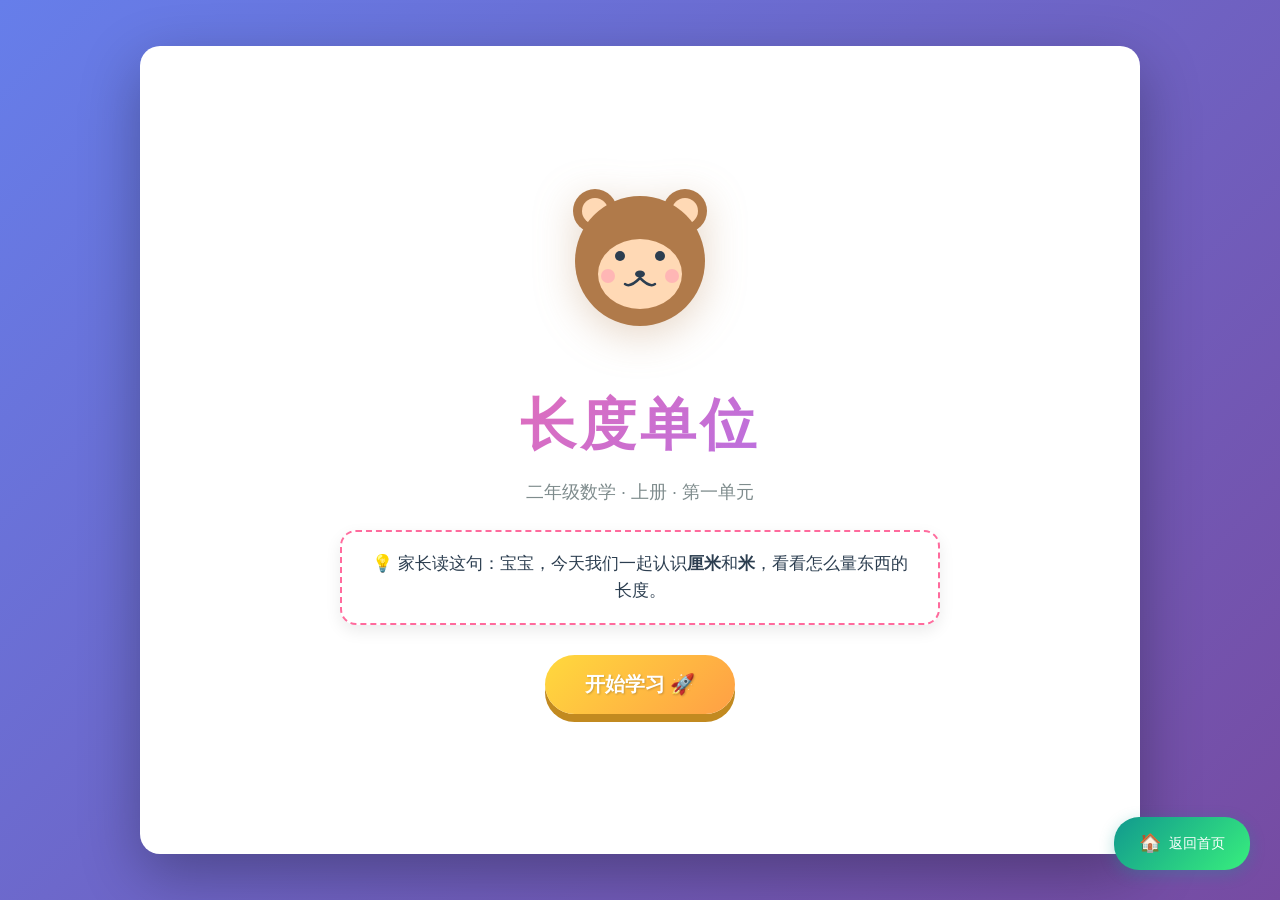
<file: length-unit-lesson/index.html>
<!DOCTYPE html>
<html lang="zh-CN">
<head>
    <meta charset="UTF-8">
    <meta name="viewport" content="width=device-width, initial-scale=1.0">
    <title>长度单位 - 二年级上册第一单元</title>
    <link rel="stylesheet" href="style.css">
    <link rel="stylesheet" href="../common/style.css">
</head>
<body>
    <div class="container">
    <main class="main-content">
        <!-- ============= 第 0 节: 欢迎封面 ============= -->
        <section class="section section-cover active" data-section="0">
            <div class="cover-content">
                <div class="bear-wrap">
                    <svg viewBox="0 0 200 200" class="bear-svg">
                        <circle cx="55" cy="55" r="22" fill="#B07A4A"/>
                        <circle cx="55" cy="55" r="13" fill="#FFD9B5"/>
                        <circle cx="145" cy="55" r="22" fill="#B07A4A"/>
                        <circle cx="145" cy="55" r="13" fill="#FFD9B5"/>
                        <circle cx="100" cy="105" r="65" fill="#B07A4A"/>
                        <ellipse cx="100" cy="118" rx="42" ry="35" fill="#FFD9B5"/>
                        <circle cx="80" cy="100" r="5" fill="#2C3E50"/>
                        <circle cx="120" cy="100" r="5" fill="#2C3E50"/>
                        <ellipse cx="100" cy="118" rx="5" ry="3.5" fill="#2C3E50"/>
                        <path d="M 100 122 Q 90 132 85 128" stroke="#2C3E50" stroke-width="2.5" fill="none" stroke-linecap="round"/>
                        <path d="M 100 122 Q 110 132 115 128" stroke="#2C3E50" stroke-width="2.5" fill="none" stroke-linecap="round"/>
                        <circle cx="68" cy="120" r="7" fill="#FF9EB5" opacity="0.6"/>
                        <circle cx="132" cy="120" r="7" fill="#FF9EB5" opacity="0.6"/>
                    </svg>
                </div>
                <h1 class="cover-title">长度单位</h1>
                <p class="cover-subtitle">二年级数学 · 上册 · 第一单元</p>
                <div class="cover-tip">💡 家长读这句：宝宝，今天我们一起认识<strong>厘米</strong>和<strong>米</strong>，看看怎么量东西的长度。</div>
                <button class="btn-big btn-start" id="btnStart">开始学习 🚀</button>
            </div>
        </section>

        <!-- ============= 第 1 节: 认识厘米 ============= -->
        <section class="section section-cm" data-section="1">
            <div class="section-header">
                <span class="section-tag">第 1 节</span>
                <h2 class="section-title">🐻 认识厘米</h2>
            </div>

            <div class="slides-container">
                <!-- 幻灯片 1.1 -->
                <div class="slide active" data-slide="0">
                    <div class="lesson-block">
                        <h3 class="block-title">🤔 比一比：哪根铅笔长？</h3>
                        <div class="stage" id="stagePencilCompare">
                            <div class="pencil pencil-1"><div class="pencil-tip"></div><div class="pencil-body"></div><div class="pencil-eraser"></div></div>
                            <div class="pencil pencil-2"><div class="pencil-tip"></div><div class="pencil-body"></div><div class="pencil-eraser"></div></div>
                        </div>
                        <div class="parent-tip">💡 家长读这句：两根铅笔只差一点点，眼睛看不准，怎么办呢？</div>
                        <button class="btn-replay" data-target="intro-cm">↻ 重播</button>
                    </div>
                </div>

                <!-- 幻灯片 1.2 -->
                <div class="slide" data-slide="1">
                    <div class="lesson-block">
                        <h3 class="block-title">📏 1 厘米有多长？</h3>
                        <p class="block-desc">尺子上，从 0 到 1 这一段就是 <strong>1 厘米</strong>，写作 <strong>1 cm</strong>。</p>
                        <div class="stage">
                            <div class="mini-ruler">
                                <div class="ruler-track"></div>
                                <div class="ruler-tick" style="left:0%"><span class="tick-num">0</span></div>
                                <div class="ruler-tick highlight" style="left:20%"><span class="tick-num">1</span></div>
                                <div class="ruler-tick" style="left:40%"><span class="tick-num">2</span></div>
                                <div class="ruler-tick" style="left:60%"><span class="tick-num">3</span></div>
                                <div class="ruler-tick" style="left:80%"><span class="tick-num">4</span></div>
                                <div class="ruler-tick" style="left:100%"><span class="tick-num">5</span></div>
                                <div class="ruler-cm-indicator">1 cm ↓</div>
                            </div>
                            <div class="cm-references">
                                <div class="ref-item">📎 图钉 ≈ 1cm</div>
                                <div class="ref-item">🔲 田字格 ≈ 1cm</div>
                                <div class="ref-item">✏️ 铅笔头 ≈ 1cm</div>
                            </div>
                        </div>
                        <div class="parent-tip">💡 家长读这句：图钉那么长、田字格一边那么长，就是 1 厘米。</div>
                    </div>
                </div>

                <!-- 幻灯片 1.3 -->
                <div class="slide" data-slide="2">
                    <div class="lesson-block">
                        <h3 class="block-title">✏️ 用尺子量铅笔</h3>
                        <div class="stage" id="stageMeasure">
                            <div class="pencil-horizontal"><div class="pencil-tip-h"></div><div class="pencil-body-h"></div><div class="pencil-eraser-h"></div></div>
                            <div class="measure-ruler" id="measureRuler"><div class="ruler-body-h"></div></div>
                            <div class="measure-result" id="measureResult">这支铅笔长 <strong>7</strong> 厘米</div>
                        </div>
                        <div class="parent-tip">💡 家长读这句：把尺子的 0 对齐铅笔的左端，看右端是几，这根铅笔就是几厘米。</div>
                        <button class="btn-replay" data-target="cm-measure">↻ 重播</button>
                    </div>
                </div>
            </div>

            <!-- 幻灯片导航 -->
            <div class="slide-nav">
                <button class="btn-slide btn-slide-prev" data-action="prev-slide">← 上一页</button>
                <div class="slide-counter"><span class="current-slide">1</span> / <span class="total-slides">3</span></div>
                <button class="btn-slide btn-slide-next" data-action="next-slide">下一页 →</button>
            </div>

            <button class="btn-next-section" data-next="2" style="display:none;">下一节：认识米 →</button>
        </section>

        <!-- ============= 第 2 节: 认识米 ============= -->
        <section class="section section-meter" data-section="2">
            <div class="section-header">
                <span class="section-tag">第 2 节</span>
                <h2 class="section-title">🐻 认识米</h2>
            </div>

            <div class="slides-container">
                <!-- 幻灯片 2.1 -->
                <div class="slide active" data-slide="0">
                    <div class="lesson-block">
                        <h3 class="block-title">📐 量一量教室里的黑板</h3>
                        <p class="block-desc">黑板这么长，用厘米尺子一把一把量，要量 <strong>100 次</strong>，太慢了！</p>
                        <div class="stage">
                            <div class="blackboard"><div class="bb-text">黑 板</div></div>
                            <div class="tiny-ruler">15cm</div>
                        </div>
                        <div class="parent-tip">💡 家长读这句：量小东西用厘米，量大东西就要用更大的单位 —— 米。</div>
                    </div>
                </div>

                <!-- 幻灯片 2.2 -->
                <div class="slide" data-slide="1">
                    <div class="lesson-block">
                        <h3 class="block-title">📏 1 米有多长？</h3>
                        <p class="block-desc">小学生伸开两臂大约就是 <strong>1 米</strong>，写作 <strong>1 m</strong>。</p>
                        <div class="stage">
                            <div class="meter-ruler">
                                <div class="meter-body">
                                    <span class="meter-mark" style="left:0%">0</span>
                                    <span class="meter-mark" style="left:25%">25</span>
                                    <span class="meter-mark" style="left:50%">50</span>
                                    <span class="meter-mark" style="left:75%">75</span>
                                    <span class="meter-mark" style="left:100%">100 cm</span>
                                </div>
                                <div class="meter-label">1 米 = 100 厘米</div>
                            </div>
                        </div>
                        <div class="parent-tip">💡 家长读这句：让宝宝伸开手臂，比一比是不是差不多 1 米？</div>
                    </div>
                </div>

                <!-- 幻灯片 2.3 -->
                <div class="slide" data-slide="2">
                    <div class="lesson-block">
                        <h3 class="block-title">🧱 1 米里面有几个 1 厘米？</h3>
                        <p class="block-desc">让我们把 1 厘米的小方块一个一个放进 1 米的尺子里：</p>
                        <div class="stage">
                            <div class="fill-counter">已放了 <strong id="counterNum">0</strong> 个 1 厘米</div>
                            <div class="fill-track" id="fillTrack"></div>
                            <div class="fill-conclusion" id="fillConclusion">1 米 = 100 厘米 🎉</div>
                        </div>
                        <div class="parent-tip">💡 家长读这句：1 个 1 厘米，2 个 1 厘米...数到 100，原来 1 米里面有 100 个 1 厘米。</div>
                        <button class="btn-replay" data-target="meter-fill">↻ 重播填充动画</button>
                    </div>
                </div>
            </div>

            <div class="slide-nav">
                <button class="btn-slide btn-slide-prev" data-action="prev-slide">← 上一页</button>
                <div class="slide-counter"><span class="current-slide">1</span> / <span class="total-slides">3</span></div>
                <button class="btn-slide btn-slide-next" data-action="next-slide">下一页 →</button>
            </div>

            <button class="btn-next-section" data-next="3" style="display:none;">下一节：认识线段 →</button>
        </section>

        <!-- ============= 第 3 节: 认识线段 ============= -->
        <section class="section section-line" data-section="3">
            <div class="section-header">
                <span class="section-tag">第 3 节</span>
                <h2 class="section-title">🐻 认识线段</h2>
            </div>

            <div class="slides-container">
                <!-- 幻灯片 3.1 -->
                <div class="slide active" data-slide="0">
                    <div class="lesson-block">
                        <h3 class="block-title">🔍 找一找：什么是线段？</h3>
                        <p class="block-desc">线段有 <strong>两个特点</strong>：① <strong>直直的</strong> ② <strong>有两个端点</strong></p>
                        <div class="stage">
                            <div class="line-item">
                                <svg viewBox="0 0 200 60" class="line-svg"><path d="M 10 30 Q 50 5 100 30 T 190 30" stroke="#FF6B9D" stroke-width="4" fill="none"/></svg>
                                <div class="line-label">弯弯的 ❌</div>
                            </div>
                            <div class="line-item">
                                <svg viewBox="0 0 200 60" class="line-svg"><line x1="10" y1="30" x2="190" y2="30" stroke="#4D96FF" stroke-width="4"/></svg>
                                <div class="line-label">直直的，但没端点 ❌</div>
                            </div>
                            <div class="line-item">
                                <svg viewBox="0 0 200 60" class="line-svg">
                                    <circle cx="10" cy="30" r="6" fill="#6BCB77"/>
                                    <line x1="10" y1="30" x2="190" y2="30" stroke="#6BCB77" stroke-width="4"/>
                                    <circle cx="190" cy="30" r="6" fill="#6BCB77"/>
                                </svg>
                                <div class="line-label">直直的 + 两个端点 ✅ 这就是<strong>线段</strong>！</div>
                            </div>
                        </div>
                        <div class="parent-tip">💡 家长读这句：直直的、两头都有小圆点的，就是线段。</div>
                    </div>
                </div>

                <!-- 幻灯片 3.2 -->
                <div class="slide" data-slide="1">
                    <div class="lesson-block">
                        <h3 class="block-title">✏️ 画一条线段</h3>
                        <div class="stage">
                            <div class="draw-area">
                                <div class="endpoint start"></div>
                                <div class="endpoint end"></div>
                                <div class="draw-line" id="drawLine"></div>
                                <div class="draw-pencil" id="drawPencil">✏️</div>
                            </div>
                            <div class="draw-result" id="drawResult">画好啦！这条线段长 <strong>8</strong> 厘米</div>
                        </div>
                        <div class="parent-tip">💡 家长读这句：先点起点，再点终点，一条线段就画好啦。</div>
                        <button class="btn-replay" data-target="line-draw">↻ 重播</button>
                    </div>
                </div>

                <!-- 幻灯片 3.3 -->
                <div class="slide" data-slide="2">
                    <div class="lesson-block">
                        <h3 class="block-title">📏 量一量线段</h3>
                        <p class="block-desc">点击下面的线段，看看它有多长？</p>
                        <div class="stage">
                            <div class="measure-line" data-length="5"><div class="ml-end"></div><div class="ml-body"></div><div class="ml-end"></div><div class="ml-length"></div></div>
                            <div class="measure-line" data-length="8"><div class="ml-end"></div><div class="ml-body"></div><div class="ml-end"></div><div class="ml-length"></div></div>
                            <div class="measure-line" data-length="12"><div class="ml-end"></div><div class="ml-body"></div><div class="ml-end"></div><div class="ml-length"></div></div>
                        </div>
                        <div class="parent-tip">💡 家长读这句：点击线段就会显示长度，让宝宝自己点一点。</div>
                    </div>
                </div>
            </div>

            <div class="slide-nav">
                <button class="btn-slide btn-slide-prev" data-action="prev-slide">← 上一页</button>
                <div class="slide-counter"><span class="current-slide">1</span> / <span class="total-slides">3</span></div>
                <button class="btn-slide btn-slide-next" data-action="next-slide">下一页 →</button>
            </div>

            <button class="btn-next-section" data-next="4" style="display:none;">下一节：选单位练习 →</button>
        </section>

        <!-- ============= 第 4 节: 互动练习 ============= -->
        <section class="section section-practice" data-section="4">
            <div class="section-header">
                <span class="section-tag">🎮 第 4 节</span>
                <h2 class="section-title">小练习：选一选单位</h2>
            </div>
            <p class="section-desc">量下面的东西，用 <strong>厘米</strong> 还是 <strong>米</strong> 呢？点击你的答案！</p>
            <div class="quiz-list" id="quizList"></div>
            <div class="quiz-summary" id="quizSummary" style="display:none;">
                <div class="summary-emoji">🎉</div>
                <h3>太棒了！</h3>
                <p>宝宝答对了 <strong id="correctCount">0</strong> 道题！</p>
                <button class="btn-big btn-restart" id="btnRestart">再做一次 🔁</button>
            </div>
            <button class="btn-next-section" data-next="5" id="btnGoSummary" style="display:none;">看单元小结 →</button>
        </section>

        <!-- ============= 第 5 节: 单元小结 ============= -->
        <section class="section section-summary" data-section="5">
            <div class="section-header">
                <span class="section-tag">🌟 单元小结</span>
                <h2 class="section-title">今天我们学了什么？</h2>
            </div>
            <div class="summary-cards">
                <div class="summary-card card-yellow"><div class="card-icon">📏</div><h4>厘米 (cm)</h4><p>量较短的物体：铅笔、橡皮、书本...</p></div>
                <div class="summary-card card-green"><div class="card-icon">📐</div><h4>米 (m)</h4><p>量较长的物体：黑板、门、小朋友身高...</p></div>
                <div class="summary-card card-blue"><div class="card-icon">🧮</div><h4>1 米 = 100 厘米</h4><p>记住这个换算关系哦！</p></div>
                <div class="summary-card card-pink"><div class="card-icon">📊</div><h4>线段</h4><p>直直的 + 两个端点，可以测量长度</p></div>
            </div>
            <div class="parent-final-tip">
                <h4>👨‍👩‍👧 给家长的小提示</h4>
                <ul>
                    <li>让孩子拿尺子量家里的铅笔、橡皮、书本（用厘米）</li>
                    <li>让孩子张开手臂比划 1 米，感受一下</li>
                    <li>用粉笔在地上画线段，比一比谁画的长</li>
                    <li>生活中多问："这个有多长？用什么单位？"</li>
                </ul>
            </div>
            <div class="end-celebration">
                <div class="celebrate-emoji">🏆</div>
                <p>宝宝完成了第一单元的学习！</p>
                <button class="btn-big btn-restart-top" id="btnBackTop">回到封面 🔝</button>
            </div>
        </section>
    </main>

    <!-- 返回首页按钮 -->
    <a href="../index.html" class="home-btn">
        <span class="home-icon">🏠</span>
        <span>返回首页</span>
    </a>

    </div>

    <div class="confetti-layer" id="confettiLayer"></div>
    <script src="script.js"></script>
</body>
</html>
</file>
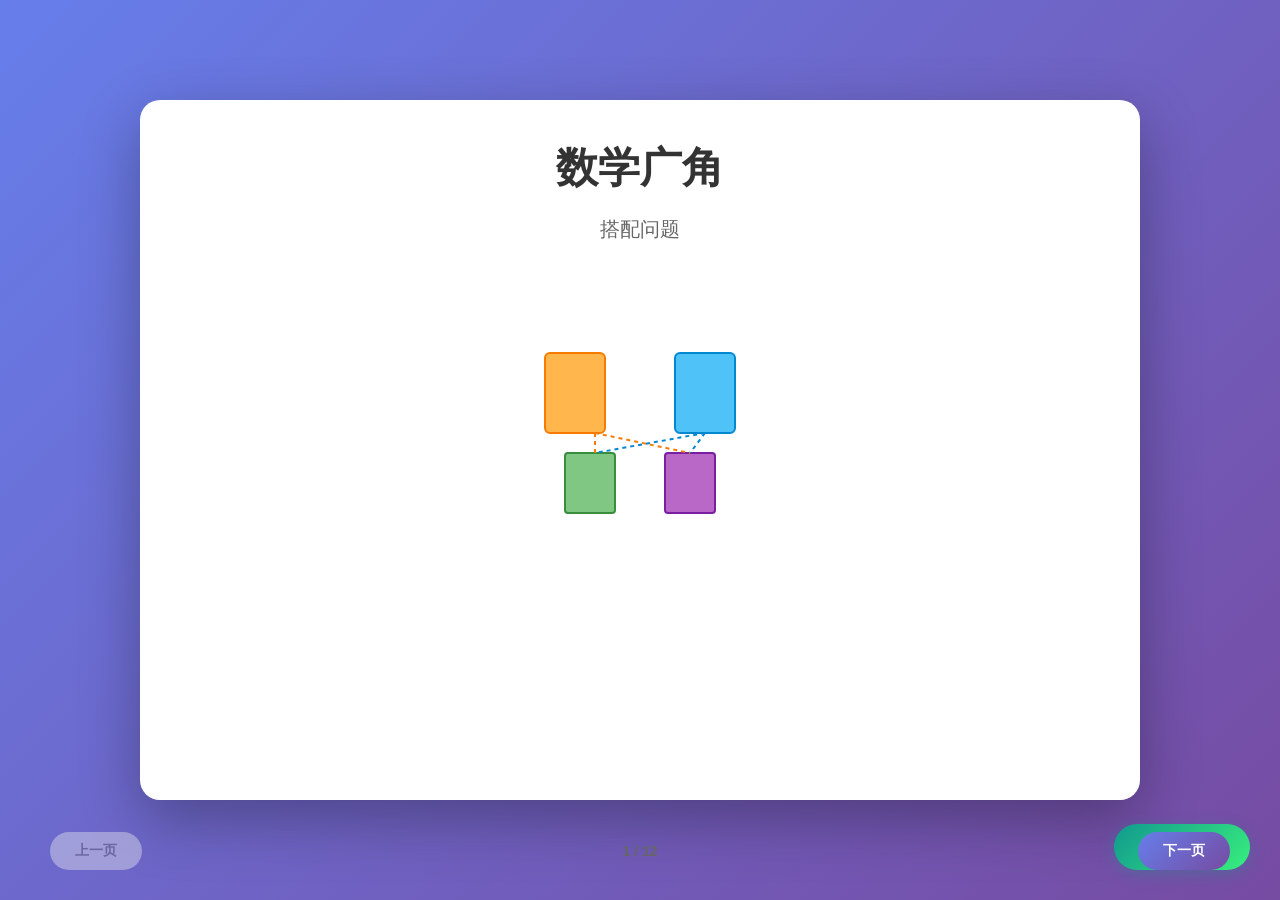
<file: math-broad-match/index.html>
<!DOCTYPE html>
<html lang="zh-CN">
<!-- v20260630 - 第 8 单元 数学广角 - 搭配问题 -->
<head>
    <meta charset="UTF-8">
    <meta name="viewport" content="width=device-width, initial-scale=1.0">
    <title>二年级数学 - 数学广角：搭配问题</title>
    <link rel="stylesheet" href="../common/style.css">
    <link rel="stylesheet" href="style.css">
</head>
<body>
    <div class="container">
        <!-- Section 0: 封面 -->
        <section class="section active" data-section="0">
            <div class="slide active" data-slide="0">
                <h1>数学广角</h1>
                <p class="subtitle">搭配问题</p>
                <div class="cover-image">
                    <svg viewBox="0 0 250 250" class="cover-match-svg">
                        <rect x="30" y="50" width="60" height="80" fill="#FFB74D" stroke="#F57C00" stroke-width="2" rx="5"/>
                        <rect x="160" y="50" width="60" height="80" fill="#4FC3F7" stroke="#0288D1" stroke-width="2" rx="5"/>
                        <rect x="50" y="150" width="50" height="60" fill="#81C784" stroke="#388E3C" stroke-width="2" rx="3"/>
                        <rect x="150" y="150" width="50" height="60" fill="#BA68C8" stroke="#7B1FA2" stroke-width="2" rx="3"/>
                        <line x1="80" y1="130" x2="80" y2="150" stroke="#F57C00" stroke-width="2" stroke-dasharray="4"/>
                        <line x1="80" y1="130" x2="175" y2="150" stroke="#F57C00" stroke-width="2" stroke-dasharray="4"/>
                        <line x1="190" y1="130" x2="80" y2="150" stroke="#0288D1" stroke-width="2" stroke-dasharray="4"/>
                        <line x1="190" y1="130" x2="175" y2="150" stroke="#0288D1" stroke-width="2" stroke-dasharray="4"/>
                    </svg>
                </div>
            </div>
        </section>

        <!-- Section 1: 情境导入 -->
        <section class="section" data-section="1">
            <div class="slide active" data-slide="0">
                <h2>生活中的搭配</h2>
                <p class="instruction">小明要去参加生日派对，他有 2 件上衣和 3 条裤子，可以怎样搭配呢？</p>
                <div class="match-scenario">
                    <div class="clothing-items">
                        <div class="item-column">
                            <h3>上衣</h3>
                            <div class="clothing-item top" data-id="top1">
                                <svg viewBox="0 0 80 80" class="clothes-svg">
                                    <path d="M20,20 L60,20 L70,30 L65,70 L15,70 L10,30 Z" fill="#FFB74D" stroke="#F57C00" stroke-width="2"/>
                                </svg>
                                <span>黄色上衣</span>
                            </div>
                            <div class="clothing-item top" data-id="top2">
                                <svg viewBox="0 0 80 80" class="clothes-svg">
                                    <path d="M20,20 L60,20 L70,30 L65,70 L15,70 L10,30 Z" fill="#4FC3F7" stroke="#0288D1" stroke-width="2"/>
                                </svg>
                                <span>蓝色上衣</span>
                            </div>
                        </div>
                        <div class="match-lines" id="match-lines-svg">
                            <svg viewBox="0 0 200 200"></svg>
                        </div>
                        <div class="item-column">
                            <h3>裤子</h3>
                            <div class="clothing-item pants" data-id="pants1">
                                <svg viewBox="0 0 60 80" class="pants-svg">
                                    <rect x="10" y="10" width="40" height="70" fill="#81C784" stroke="#388E3C" stroke-width="2" rx="3"/>
                                    <line x1="30" y1="10" x2="30" y2="80" stroke="#388E3C" stroke-width="2"/>
                                </svg>
                                <span>绿色裤子</span>
                            </div>
                            <div class="clothing-item pants" data-id="pants2">
                                <svg viewBox="0 0 60 80" class="pants-svg">
                                    <rect x="10" y="10" width="40" height="70" fill="#BA68C8" stroke="#7B1FA2" stroke-width="2" rx="3"/>
                                    <line x1="30" y1="10" x2="30" y2="80" stroke="#7B1FA2" stroke-width="2"/>
                                </svg>
                                <span>紫色裤子</span>
                            </div>
                            <div class="clothing-item pants" data-id="pants3">
                                <svg viewBox="0 0 60 80" class="pants-svg">
                                    <rect x="10" y="10" width="40" height="70" fill="#FFD54F" stroke="#FFA000" stroke-width="2" rx="3"/>
                                    <line x1="30" y1="10" x2="30" y2="80" stroke="#FFA000" stroke-width="2"/>
                                </svg>
                                <span>黄色裤子</span>
                            </div>
                        </div>
                    </div>
                </div>
                <div class="key-point">
                    <strong>思考：</strong>一共有多少种不同的搭配方法？
                </div>
            </div>
            <div class="slide" data-slide="1">
                <h2>搭配方法</h2>
                <p class="instruction">我们可以用连线的方法来表示搭配</p>
                <div class="match-diagram">
                    <div class="match-column">
                        <h3>上衣</h3>
                        <div class="match-item" id="topA">
                            <span class="item-icon">👕</span>
                            <span>黄色上衣</span>
                        </div>
                        <div class="match-item" id="topB">
                            <span class="item-icon">👕</span>
                            <span>蓝色上衣</span>
                        </div>
                    </div>
                    <div class="match-connector">
                        <svg viewBox="0 0 100 200" id="connection-svg">
                            <line x1="50" y1="40" x2="50" y2="60" stroke="#F57C00" stroke-width="2"/>
                            <line x1="50" y1="40" x2="50" y2="100" stroke="#F57C00" stroke-width="2"/>
                            <line x1="50" y1="40" x2="50" y2="140" stroke="#F57C00" stroke-width="2"/>
                            <line x1="50" y1="160" x2="50" y2="60" stroke="#0288D1" stroke-width="2"/>
                            <line x1="50" y1="160" x2="50" y2="100" stroke="#0288D1" stroke-width="2"/>
                            <line x1="50" y1="160" x2="50" y2="140" stroke="#0288D1" stroke-width="2"/>
                        </svg>
                    </div>
                    <div class="match-column">
                        <h3>裤子</h3>
                        <div class="match-item" id="pantsA">
                            <span class="item-icon">👖</span>
                            <span>绿色裤子</span>
                        </div>
                        <div class="match-item" id="pantsB">
                            <span class="item-icon">👖</span>
                            <span>紫色裤子</span>
                        </div>
                        <div class="match-item" id="pantsC">
                            <span class="item-icon">👖</span>
                            <span>黄色裤子</span>
                        </div>
                    </div>
                </div>
                <div class="match-result">
                    <p><strong>计算方法：</strong>2 件上衣 × 3 条裤子 = <span class="highlight">6 种</span>搭配</p>
                </div>
            </div>
        </section>

        <!-- Section 2: 食物搭配 -->
        <section class="section" data-section="2">
            <div class="slide active" data-slide="0">
                <h2>早餐搭配</h2>
                <p class="instruction">早餐有 3 种主食和 2 种饮品，可以怎样搭配？</p>
                <div class="food-match">
                    <div class="food-category">
                        <h3>主食</h3>
                        <div class="food-item" data-type="main" data-id="main1">
                            <span class="food-emoji">🥪</span>
                            <span>三明治</span>
                        </div>
                        <div class="food-item" data-type="main" data-id="main2">
                            <span class="food-emoji">🥐</span>
                            <span>面包</span>
                        </div>
                        <div class="food-item" data-type="main" data-id="main3">
                            <span class="food-emoji">🥟</span>
                            <span>包子</span>
                        </div>
                    </div>
                    <div class="food-category">
                        <h3>饮品</h3>
                        <div class="food-item" data-type="drink" data-id="drink1">
                            <span class="food-emoji">🥛</span>
                            <span>牛奶</span>
                        </div>
                        <div class="food-item" data-type="drink" data-id="drink2">
                            <span class="food-emoji">🧃</span>
                            <span>果汁</span>
                        </div>
                    </div>
                </div>
                <div class="interactive-area">
                    <button class="action-btn" id="show-food-match">显示搭配连线</button>
                    <div class="match-count" id="food-match-count"></div>
                </div>
            </div>
            <div class="slide" data-slide="1">
                <h2>搭配规律</h2>
                <p class="instruction">发现搭配的规律了吗？</p>
                <div class="rule-cards">
                    <div class="rule-card">
                        <div class="rule-icon">📊</div>
                        <h3>乘法原理</h3>
                        <p>第一类有 m 种，第二类有 n 种，搭配总数 = m × n</p>
                    </div>
                    <div class="rule-card">
                        <div class="rule-icon">🔗</div>
                        <h3>有序搭配</h3>
                        <p>按照一定顺序连线，不重复、不遗漏</p>
                    </div>
                    <div class="rule-card">
                        <div class="rule-icon">✅</div>
                        <h3>验证方法</h3>
                        <p>可以用列举法一一列出所有搭配</p>
                    </div>
                </div>
                <div class="example-box">
                    <p><strong>例子：</strong>3 种主食 × 2 种饮品 = <strong>6 种</strong>早餐搭配</p>
                </div>
            </div>
        </section>

        <!-- Section 3: 数字排列 -->
        <section class="section" data-section="3">
            <div class="slide active" data-slide="0">
                <h2>数字排列</h2>
                <p class="instruction">用 1、2、3 三个数字，能组成多少个不同的两位数？</p>
                <div class="number-permutation">
                    <div class="number-cards">
                        <div class="number-card" data-num="1">1</div>
                        <div class="number-card" data-num="2">2</div>
                        <div class="number-card" data-num="3">3</div>
                    </div>
                    <div class="permutation-result" id="permutation-result">
                        <p class="result-title">组成的两位数有：</p>
                        <div class="result-numbers"></div>
                    </div>
                </div>
                <div class="interactive-area">
                    <button class="action-btn" id="generate-numbers">生成所有两位数</button>
                </div>
                <div class="key-point">
                    <strong>提示：</strong>十位和个位不能相同
                </div>
            </div>
            <div class="slide" data-slide="1">
                <h2>排列方法</h2>
                <p class="instruction">按照一定顺序排列，不重复、不遗漏</p>
                <div class="permutation-tree">
                    <h3>树形图表示</h3>
                    <div class="tree-diagram">
                        <div class="tree-level">
                            <div class="tree-node root">十位</div>
                        </div>
                        <div class="tree-level">
                            <div class="tree-node num-1">1</div>
                            <div class="tree-node num-2">2</div>
                            <div class="tree-node num-3">3</div>
                        </div>
                        <div class="tree-level">
                            <div class="tree-subnodes">
                                <div class="tree-node sub">2 → 12</div>
                                <div class="tree-node sub">3 → 13</div>
                            </div>
                            <div class="tree-subnodes">
                                <div class="tree-node sub">1 → 21</div>
                                <div class="tree-node sub">3 → 23</div>
                            </div>
                            <div class="tree-subnodes">
                                <div class="tree-node sub">1 → 31</div>
                                <div class="tree-node sub">2 → 32</div>
                            </div>
                        </div>
                    </div>
                </div>
                <div class="result-summary">
                    <p>一共可以组成 <span class="highlight">6</span> 个不同的两位数</p>
                </div>
            </div>
        </section>

        <!-- Section 4: 握手问题 -->
        <section class="section" data-section="4">
            <div class="slide active" data-slide="0">
                <h2>握手问题</h2>
                <p class="instruction">3 个小朋友见面，每两人握一次手，一共要握几次手？</p>
                <div class="handshake-scenario">
                    <div class="people-group">
                        <div class="person" id="person1">
                            <div class="person-avatar">👦</div>
                            <span>小明</span>
                        </div>
                        <div class="person" id="person2">
                            <div class="person-avatar">👧</div>
                            <span>小红</span>
                        </div>
                        <div class="person" id="person3">
                            <div class="person-avatar">👦</div>
                            <span>小刚</span>
                        </div>
                    </div>
                    <div class="handshake-svg">
                        <svg viewBox="0 0 300 200" id="handshake-svg">
                            <circle cx="80" cy="100" r="30" fill="#FFB74D" stroke="#F57C00" stroke-width="2"/>
                            <circle cx="220" cy="100" r="30" fill="#4FC3F7" stroke="#0288D1" stroke-width="2"/>
                            <circle cx="150" cy="170" r="30" fill="#81C784" stroke="#388E3C" stroke-width="2"/>
                        </svg>
                    </div>
                </div>
                <div class="interactive-area">
                    <button class="action-btn" id="show-handshake">显示握手连线</button>
                    <div class="match-count" id="handshake-count"></div>
                </div>
            </div>
            <div class="slide" data-slide="1">
                <h2>握手问题的解法</h2>
                <p class="instruction">每两人握一次手，不能重复计算</p>
                <div class="handshake-method">
                    <div class="method-step">
                        <span class="step-num">1</span>
                        <p>小明分别和小红、小刚握手 → <strong>2 次</strong></p>
                    </div>
                    <div class="method-step">
                        <span class="step-num">2</span>
                        <p>小红和小刚握手（和小明已握过） → <strong>1 次</strong></p>
                    </div>
                    <div class="method-step">
                        <span class="step-num">3</span>
                        <p>小刚已经和所有人都握过了 → <strong>0 次</strong></p>
                    </div>
                </div>
                <div class="result-summary">
                    <p>一共握手：<strong>2 + 1 = 3 次</strong></p>
                </div>
                <div class="key-point">
                    <strong>规律：</strong>n 个人握手，总次数 = (n-1) + (n-2) + ... + 1
                </div>
            </div>
        </section>

        <!-- Section 5: 练习与巩固 -->
        <section class="section" data-section="5">
            <div class="slide active" data-slide="0">
                <h2>练习题 1：衣服搭配</h2>
                <p class="instruction">如果有 3 件上衣和 2 条裤子，一共有多少种搭配方法？</p>
                <div class="quiz-options" id="quiz1">
                    <button class="option-btn" data-answer="A">A. 4 种</button>
                    <button class="option-btn" data-answer="B">B. 5 种</button>
                    <button class="option-btn" data-answer="C">C. 6 种</button>
                    <button class="option-btn" data-answer="D">D. 7 种</button>
                </div>
                <div class="feedback" id="feedback1"></div>
            </div>
            <div class="slide" data-slide="1">
                <h2>练习题 2：数字组合</h2>
                <p class="instruction">用 5、7、9 三个数字，能组成多少个不同的两位数？</p>
                <div class="quiz-options" id="quiz2">
                    <button class="option-btn" data-answer="A">A. 3 个</button>
                    <button class="option-btn" data-answer="B">B. 4 个</button>
                    <button class="option-btn" data-answer="C">C. 5 个</button>
                    <button class="option-btn" data-answer="D">D. 6 个</button>
                </div>
                <div class="feedback" id="feedback2"></div>
            </div>
            <div class="slide" data-slide="2">
                <h2>练习题 3：拍照排队</h2>
                <p class="instruction">3 个小朋友站成一排拍照，有多少种不同的站法？</p>
                <div class="quiz-options" id="quiz3">
                    <button class="option-btn" data-answer="A">A. 3 种</button>
                    <button class="option-btn" data-answer="B">B. 4 种</button>
                    <button class="option-btn" data-answer="C">C. 5 种</button>
                    <button class="option-btn" data-answer="D">D. 6 种</button>
                </div>
                <div class="feedback" id="feedback3"></div>
            </div>
            <div class="slide" data-slide="3">
                <h2>练习题 4：路线选择</h2>
                <p class="instruction">从 A 地到 B 地有 2 条路，从 B 地到 C 地有 3 条路，从 A 到 C 有几种走法？</p>
                <div class="route-diagram">
                    <div class="route-point">A</div>
                    <div class="route-lines">
                        <span class="route-line">2 条</span>
                    </div>
                    <div class="route-point">B</div>
                    <div class="route-lines">
                        <span class="route-line">3 条</span>
                    </div>
                    <div class="route-point">C</div>
                </div>
                <div class="quiz-options" id="quiz4">
                    <button class="option-btn" data-answer="A">A. 5 种</button>
                    <button class="option-btn" data-answer="B">B. 6 种</button>
                    <button class="option-btn" data-answer="C">C. 7 种</button>
                    <button class="option-btn" data-answer="D">D. 8 种</button>
                </div>
                <div class="feedback" id="feedback4"></div>
            </div>
        </section>

        <!-- Section 6: 总结与提升 -->
        <section class="section" data-section="6">
            <div class="slide active" data-slide="0">
                <h2>本单元总结</h2>
                <div class="summary-grid">
                    <div class="summary-card">
                        <div class="summary-icon">👕👖</div>
                        <h3>搭配问题</h3>
                        <p>用乘法计算：第一类数量 × 第二类数量</p>
                    </div>
                    <div class="summary-card">
                        <div class="summary-icon">🔢</div>
                        <h3>排列问题</h3>
                        <p>按顺序排列，不重复、不遗漏</p>
                    </div>
                    <div class="summary-card">
                        <div class="summary-icon">🤝</div>
                        <h3>组合问题</h3>
                        <p>握手、比赛等，注意不重复计算</p>
                    </div>
                    <div class="summary-card">
                        <div class="summary-icon">📊</div>
                        <h3>解题方法</h3>
                        <p>连线法、列举法、树形图</p>
                    </div>
                </div>
            </div>
            <div class="slide" data-slide="1">
                <h2>课后挑战</h2>
                <div class="challenge-box">
                    <div class="challenge-item">
                        <span class="challenge-num">1</span>
                        <p>用 0、2、4 三个数字能组成多少个不同的两位数？（提示：0 不能在十位）</p>
                    </div>
                    <div class="challenge-item">
                        <span class="challenge-num">2</span>
                        <p>4 个小朋友见面，每两人握一次手，一共要握几次手？</p>
                    </div>
                    <div class="challenge-item">
                        <span class="challenge-num">3</span>
                        <p>有 2 件上衣、3 条裤子和 2 双鞋子，一共有多少种不同的穿法？</p>
                    </div>
                </div>
            </div>
        </section>
    </div>

    <!-- 导航按钮 -->
    <div class="nav-buttons">
        <button class="nav-btn prev-btn" id="prevBtn">上一页</button>
        <div class="page-indicator">
            <span id="currentSlide">1</span> / <span id="totalSlides">12</span>
        </div>
        <button class="nav-btn next-btn" id="nextBtn">下一页</button>
    </div>

    <script src="../common/script.js"></script>
    <script src="script.js"></script>
</body>
</html>
</file>
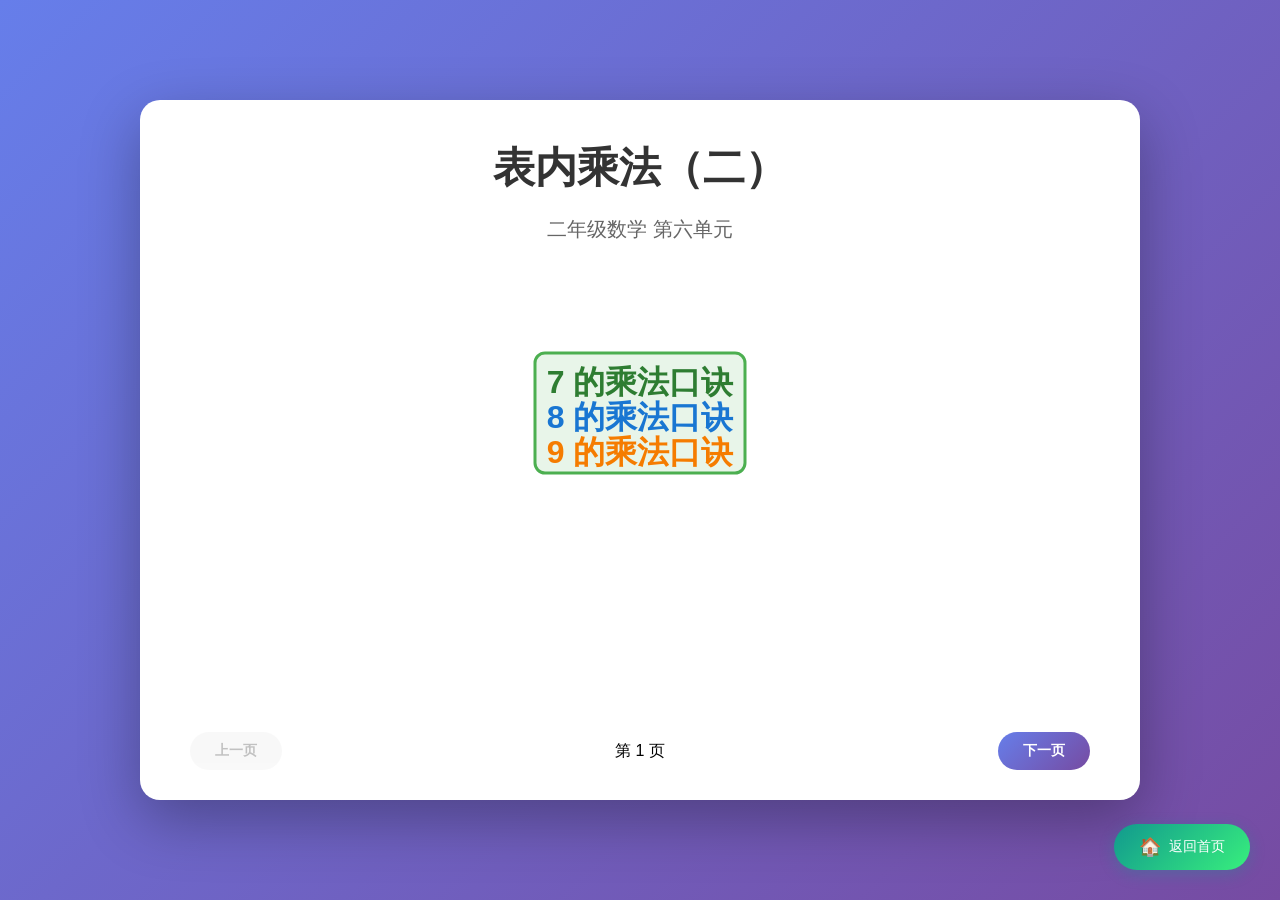
<file: multiplication-789/index.html>
<!DOCTYPE html>
<html lang="zh-CN">
<!-- v20260630 - 第 6 单元 表内乘法（二） -->
<head>
    <meta charset="UTF-8">
    <meta name="viewport" content="width=device-width, initial-scale=1.0">
    <title>二年级数学 - 表内乘法（二）</title>
    <link rel="stylesheet" href="../common/style.css">
    <link rel="stylesheet" href="style.css">
</head>
<body>
    <div class="container">
        <!-- Section 0: 封面 -->
        <section class="section active" data-section="0">
            <div class="slide active" data-slide="0">
                <h1>表内乘法（二）</h1>
                <p class="subtitle">二年级数学 第六单元</p>
                <div class="cover-image">
                    <svg viewBox="0 0 250 200" class="cover-multiplication-svg">
                        <!-- 7、8、9 乘法口诀主题 -->
                        <rect x="20" y="40" width="210" height="120" fill="#E8F5E9" stroke="#4CAF50" stroke-width="3" rx="10"/>
                        <text x="125" y="80" text-anchor="middle" font-size="32" fill="#2E7D32" font-weight="bold">7 的乘法口诀</text>
                        <text x="125" y="115" text-anchor="middle" font-size="32" fill="#1976D2" font-weight="bold">8 的乘法口诀</text>
                        <text x="125" y="150" text-anchor="middle" font-size="32" fill="#F57C00" font-weight="bold">9 的乘法口诀</text>
                    </svg>
                </div>
            </div>
        </section>

        <!-- Section 1: 7 的乘法口诀 -->
        <section class="section" data-section="1">
            <div class="slide active" data-slide="0">
                <h2>7 的乘法口诀</h2>
                <p class="instruction">看图学习 7 的乘法口诀</p>
                <div class="koujue-intro">
                    <div class="intro-visual">
                        <svg viewBox="0 0 200 150">
                            <!-- 七巧板/七星瓢虫主题 -->
                            <g class="ladybug" transform="translate(30, 40)">
                                <ellipse cx="40" cy="40" rx="35" ry="30" fill="#F44336" stroke="#B71C1C" stroke-width="2"/>
                                <line x1="40" y1="10" x2="40" y2="70" stroke="#B71C1C" stroke-width="2"/>
                                <circle cx="25" cy="30" r="5" fill="#212121"/>
                                <circle cx="55" cy="30" r="5" fill="#212121"/>
                                <circle cx="25" cy="50" r="5" fill="#212121"/>
                                <circle cx="55" cy="50" r="5" fill="#212121"/>
                                <circle cx="40" cy="20" r="5" fill="#212121"/>
                                <circle cx="40" cy="60" r="5" fill="#212121"/>
                                <circle cx="40" cy="40" r="5" fill="#212121"/>
                            </g>
                            <text x="140" y="60" font-size="16" fill="#333">1 只瓢虫 7 个点</text>
                            <text x="140" y="90" font-size="16" fill="#333">2 只瓢虫 14 个点</text>
                            <text x="140" y="120" font-size="16" fill="#333">3 只瓢虫 21 个点</text>
                        </svg>
                    </div>
                </div>
                <div class="koujue-card koujue-7">
                    <div class="koujue-row">
                        <span class="koujue-text">一七得七</span>
                        <span class="koujue-equation">1 × 7 = 7</span>
                    </div>
                    <div class="koujue-row">
                        <span class="koujue-text">二七十四</span>
                        <span class="koujue-equation">2 × 7 = 14</span>
                    </div>
                    <div class="koujue-row">
                        <span class="koujue-text">三七二十一</span>
                        <span class="koujue-equation">3 × 7 = 21</span>
                    </div>
                    <div class="koujue-row">
                        <span class="koujue-text">四七二十八</span>
                        <span class="koujue-equation">4 × 7 = 28</span>
                    </div>
                    <div class="koujue-row">
                        <span class="koujue-text">五七三十五</span>
                        <span class="koujue-equation">5 × 7 = 35</span>
                    </div>
                    <div class="koujue-row">
                        <span class="koujue-text">六七四十二</span>
                        <span class="koujue-equation">6 × 7 = 42</span>
                    </div>
                    <div class="koujue-row highlight">
                        <span class="koujue-text">七七四十九</span>
                        <span class="koujue-equation">7 × 7 = 49</span>
                    </div>
                </div>
            </div>
            <div class="slide" data-slide="1">
                <h2>7 的乘法口诀练习</h2>
                <div class="practice-grid">
                    <div class="practice-card">
                        <p class="practice-question">7 × 3 = ?</p>
                        <input type="number" class="practice-input" data-answer="21" min="0" max="99">
                    </div>
                    <div class="practice-card">
                        <p class="practice-question">7 × 5 = ?</p>
                        <input type="number" class="practice-input" data-answer="35" min="0" max="99">
                    </div>
                    <div class="practice-card">
                        <p class="practice-question">7 × 7 = ?</p>
                        <input type="number" class="practice-input" data-answer="49" min="0" max="99">
                    </div>
                    <div class="practice-card">
                        <p class="practice-question">4 × 7 = ?</p>
                        <input type="number" class="practice-input" data-answer="28" min="0" max="99">
                    </div>
                    <div class="practice-card">
                        <p class="practice-question">6 × 7 = ?</p>
                        <input type="number" class="practice-input" data-answer="42" min="0" max="99">
                    </div>
                    <div class="practice-card">
                        <p class="practice-question">2 × 7 = ?</p>
                        <input type="number" class="practice-input" data-answer="14" min="0" max="99">
                    </div>
                </div>
            </div>
        </section>

        <!-- Section 2: 8 的乘法口诀 -->
        <section class="section" data-section="2">
            <div class="slide active" data-slide="0">
                <h2>8 的乘法口诀</h2>
                <p class="instruction">看图学习 8 的乘法口诀</p>
                <div class="koujue-intro">
                    <div class="intro-visual">
                        <svg viewBox="0 0 250 150">
                            <!-- 八爪鱼主题 -->
                            <g class="octopus" transform="translate(30, 30)">
                                <ellipse cx="40" cy="40" rx="30" ry="25" fill="#FF8A65" stroke="#E64A19" stroke-width="2"/>
                                <circle cx="30" cy="35" r="5" fill="#212121"/>
                                <circle cx="50" cy="35" r="5" fill="#212121"/>
                                <!-- 8 条腿 -->
                                <path d="M 25 60 Q 15 80 10 70" stroke="#FF8A65" stroke-width="4" fill="none"/>
                                <path d="M 32 60 Q 30 80 30 75" stroke="#FF8A65" stroke-width="4" fill="none"/>
                                <path d="M 40 60 Q 40 80 40 75" stroke="#FF8A65" stroke-width="4" fill="none"/>
                                <path d="M 48 60 Q 50 80 50 75" stroke="#FF8A65" stroke-width="4" fill="none"/>
                                <path d="M 55 60 Q 65 80 70 70" stroke="#FF8A65" stroke-width="4" fill="none"/>
                            </g>
                            <text x="130" y="50" font-size="16" fill="#333">1 只章鱼 8 条腿</text>
                            <text x="130" y="80" font-size="16" fill="#333">2 只章鱼 16 条腿</text>
                            <text x="130" y="110" font-size="16" fill="#333">3 只章鱼 24 条腿</text>
                        </svg>
                    </div>
                </div>
                <div class="koujue-card koujue-8">
                    <div class="koujue-row">
                        <span class="koujue-text">一八得八</span>
                        <span class="koujue-equation">1 × 8 = 8</span>
                    </div>
                    <div class="koujue-row">
                        <span class="koujue-text">二八十六</span>
                        <span class="koujue-equation">2 × 8 = 16</span>
                    </div>
                    <div class="koujue-row">
                        <span class="koujue-text">三八二十四</span>
                        <span class="koujue-equation">3 × 8 = 24</span>
                    </div>
                    <div class="koujue-row">
                        <span class="koujue-text">四八三十二</span>
                        <span class="koujue-equation">4 × 8 = 32</span>
                    </div>
                    <div class="koujue-row">
                        <span class="koujue-text">五八四十</span>
                        <span class="koujue-equation">5 × 8 = 40</span>
                    </div>
                    <div class="koujue-row">
                        <span class="koujue-text">六八四十八</span>
                        <span class="koujue-equation">6 × 8 = 48</span>
                    </div>
                    <div class="koujue-row">
                        <span class="koujue-text">七八五十六</span>
                        <span class="koujue-equation">7 × 8 = 56</span>
                    </div>
                    <div class="koujue-row highlight">
                        <span class="koujue-text">八八六十四</span>
                        <span class="koujue-equation">8 × 8 = 64</span>
                    </div>
                </div>
            </div>
            <div class="slide" data-slide="1">
                <h2>8 的乘法口诀练习</h2>
                <div class="practice-grid">
                    <div class="practice-card">
                        <p class="practice-question">8 × 4 = ?</p>
                        <input type="number" class="practice-input" data-answer="32" min="0" max="99">
                    </div>
                    <div class="practice-card">
                        <p class="practice-question">8 × 6 = ?</p>
                        <input type="number" class="practice-input" data-answer="48" min="0" max="99">
                    </div>
                    <div class="practice-card">
                        <p class="practice-question">8 × 8 = ?</p>
                        <input type="number" class="practice-input" data-answer="64" min="0" max="99">
                    </div>
                    <div class="practice-card">
                        <p class="practice-question">5 × 8 = ?</p>
                        <input type="number" class="practice-input" data-answer="40" min="0" max="99">
                    </div>
                    <div class="practice-card">
                        <p class="practice-question">7 × 8 = ?</p>
                        <input type="number" class="practice-input" data-answer="56" min="0" max="99">
                    </div>
                    <div class="practice-card">
                        <p class="practice-question">3 × 8 = ?</p>
                        <input type="number" class="practice-input" data-answer="24" min="0" max="99">
                    </div>
                </div>
            </div>
        </section>

        <!-- Section 3: 9 的乘法口诀 -->
        <section class="section" data-section="3">
            <div class="slide active" data-slide="0">
                <h2>9 的乘法口诀</h2>
                <p class="instruction">看图学习 9 的乘法口诀</p>
                <div class="koujue-intro">
                    <div class="intro-visual">
                        <svg viewBox="0 0 250 150">
                            <!-- 九宫格/气球主题 -->
                            <g class="balloons">
                                <circle cx="30" cy="40" r="12" fill="#9FA8DA" stroke="#5C6BC0" stroke-width="2"/>
                                <circle cx="55" cy="40" r="12" fill="#9FA8DA" stroke="#5C6BC0" stroke-width="2"/>
                                <circle cx="80" cy="40" r="12" fill="#9FA8DA" stroke="#5C6BC0" stroke-width="2"/>
                                <circle cx="30" cy="70" r="12" fill="#9FA8DA" stroke="#5C6BC0" stroke-width="2"/>
                                <circle cx="55" cy="70" r="12" fill="#9FA8DA" stroke="#5C6BC0" stroke-width="2"/>
                                <circle cx="80" cy="70" r="12" fill="#9FA8DA" stroke="#5C6BC0" stroke-width="2"/>
                                <circle cx="30" cy="100" r="12" fill="#9FA8DA" stroke="#5C6BC0" stroke-width="2"/>
                                <circle cx="55" cy="100" r="12" fill="#9FA8DA" stroke="#5C6BC0" stroke-width="2"/>
                                <circle cx="80" cy="100" r="12" fill="#9FA8DA" stroke="#5C6BC0" stroke-width="2"/>
                            </g>
                            <text x="130" y="50" font-size="16" fill="#333">1 行 9 个气球</text>
                            <text x="130" y="80" font-size="16" fill="#333">2 行 18 个气球</text>
                            <text x="130" y="110" font-size="16" fill="#333">3 行 27 个气球</text>
                        </svg>
                    </div>
                </div>
                <div class="koujue-card koujue-9">
                    <div class="koujue-row">
                        <span class="koujue-text">一九得九</span>
                        <span class="koujue-equation">1 × 9 = 9</span>
                    </div>
                    <div class="koujue-row">
                        <span class="koujue-text">二九十八</span>
                        <span class="koujue-equation">2 × 9 = 18</span>
                    </div>
                    <div class="koujue-row">
                        <span class="koujue-text">三九二十七</span>
                        <span class="koujue-equation">3 × 9 = 27</span>
                    </div>
                    <div class="koujue-row">
                        <span class="koujue-text">四九三十六</span>
                        <span class="koujue-equation">4 × 9 = 36</span>
                    </div>
                    <div class="koujue-row">
                        <span class="koujue-text">五九四十五</span>
                        <span class="koujue-equation">5 × 9 = 45</span>
                    </div>
                    <div class="koujue-row">
                        <span class="koujue-text">六九五十四</span>
                        <span class="koujue-equation">6 × 9 = 54</span>
                    </div>
                    <div class="koujue-row">
                        <span class="koujue-text">七九六十三</span>
                        <span class="koujue-equation">7 × 9 = 63</span>
                    </div>
                    <div class="koujue-row">
                        <span class="koujue-text">八九七十二</span>
                        <span class="koujue-equation">8 × 9 = 72</span>
                    </div>
                    <div class="koujue-row highlight">
                        <span class="koujue-text">九九八十一</span>
                        <span class="koujue-equation">9 × 9 = 81</span>
                    </div>
                </div>
            </div>
            <div class="slide" data-slide="1">
                <h2>9 的乘法口诀练习</h2>
                <div class="practice-grid">
                    <div class="practice-card">
                        <p class="practice-question">9 × 5 = ?</p>
                        <input type="number" class="practice-input" data-answer="45" min="0" max="99">
                    </div>
                    <div class="practice-card">
                        <p class="practice-question">9 × 7 = ?</p>
                        <input type="number" class="practice-input" data-answer="63" min="0" max="99">
                    </div>
                    <div class="practice-card">
                        <p class="practice-question">9 × 9 = ?</p>
                        <input type="number" class="practice-input" data-answer="81" min="0" max="99">
                    </div>
                    <div class="practice-card">
                        <p class="practice-question">6 × 9 = ?</p>
                        <input type="number" class="practice-input" data-answer="54" min="0" max="99">
                    </div>
                    <div class="practice-card">
                        <p class="practice-question">8 × 9 = ?</p>
                        <input type="number" class="practice-input" data-answer="72" min="0" max="99">
                    </div>
                    <div class="practice-card">
                        <p class="practice-question">4 × 9 = ?</p>
                        <input type="number" class="practice-input" data-answer="36" min="0" max="99">
                    </div>
                </div>
            </div>
        </section>

        <!-- Section 4: 综合练习 -->
        <section class="section" data-section="4">
            <div class="slide active" data-slide="0">
                <h2>对口令：乘法口诀</h2>
                <div class="koujue-quiz">
                    <div class="quiz-question">
                        <p class="question-text">七七？</p>
                        <div class="quiz-options">
                            <button class="quiz-option" data-answer="四十九">四十九</button>
                            <button class="quiz-option" data-wrong="true">四十八</button>
                            <button class="quiz-option" data-wrong="true">四十二</button>
                        </div>
                        <p class="quiz-feedback"></p>
                    </div>
                    <div class="quiz-question">
                        <p class="question-text">八九？</p>
                        <div class="quiz-options">
                            <button class="quiz-option" data-wrong="true">七十</button>
                            <button class="quiz-option" data-answer="七十二">七十二</button>
                            <button class="quiz-option" data-wrong="true">七十四</button>
                        </div>
                        <p class="quiz-feedback"></p>
                    </div>
                    <div class="quiz-question">
                        <p class="question-text">六九？</p>
                        <div class="quiz-options">
                            <button class="quiz-option" data-wrong="true">五十六</button>
                            <button class="quiz-option" data-wrong="true">六十三</button>
                            <button class="quiz-option" data-answer="五十四">五十四</button>
                        </div>
                        <p class="quiz-feedback"></p>
                    </div>
                </div>
            </div>
            <div class="slide" data-slide="1">
                <h2>计算小能手</h2>
                <div class="calculation-quiz">
                    <div class="calc-problem">
                        <span class="problem">7 × 8 = </span>
                        <input type="number" class="calc-input" data-answer="56" min="0" max="99">
                    </div>
                    <div class="calc-problem">
                        <span class="problem">9 × 6 = </span>
                        <input type="number" class="calc-input" data-answer="54" min="0" max="99">
                    </div>
                    <div class="calc-problem">
                        <span class="problem">8 × 9 = </span>
                        <input type="number" class="calc-input" data-answer="72" min="0" max="99">
                    </div>
                    <div class="calc-problem">
                        <span class="problem">7 × 9 = </span>
                        <input type="number" class="calc-input" data-answer="63" min="0" max="99">
                    </div>
                    <div class="calc-problem">
                        <span class="problem">8 × 7 = </span>
                        <input type="number" class="calc-input" data-answer="56" min="0" max="99">
                    </div>
                    <div class="calc-problem">
                        <span class="problem">9 × 9 = </span>
                        <input type="number" class="calc-input" data-answer="81" min="0" max="99">
                    </div>
                </div>
                <button class="btn btn-primary" id="btn-check-calc">检查答案</button>
                <p class="feedback" id="calc-feedback"></p>
            </div>
            <div class="slide" data-slide="2">
                <h2>解决问题</h2>
                <div class="word-problems">
                    <div class="problem-card">
                        <p class="problem-text">1. 每盒装 8 支铅笔，7 盒共多少支？</p>
                        <div class="problem-solution">
                            <input type="number" class="word-input" placeholder="?" min="0" max="999"> 支
                            <p class="solution-hint">算式：8 × 7 = □</p>
                        </div>
                    </div>
                    <div class="problem-card">
                        <p class="problem-text">2. 一本书 9 元，买 6 本需要多少钱？</p>
                        <div class="problem-solution">
                            <input type="number" class="word-input" placeholder="?" min="0" max="999"> 元
                            <p class="solution-hint">算式：9 × 6 = □</p>
                        </div>
                    </div>
                    <div class="problem-card">
                        <p class="problem-text">3. 每排坐 9 个同学，8 排共多少人？</p>
                        <div class="problem-solution">
                            <input type="number" class="word-input" placeholder="?" min="0" max="999"> 人
                            <p class="solution-hint">算式：9 × 8 = □</p>
                        </div>
                    </div>
                </div>
                <button class="btn btn-primary" id="btn-check-words">检查答案</button>
                <p class="feedback" id="words-feedback"></p>
            </div>
        </section>

        <!-- Section 5: 总结与拓展 -->
        <section class="section" data-section="5">
            <div class="slide active" data-slide="0">
                <h2>9 的乘法口诀的规律</h2>
                <div class="pattern-discovery">
                    <div class="pattern-table">
                        <table>
                            <tr><th>算式</th><th>积</th><th>十位 + 个位</th></tr>
                            <tr><td>1 × 9</td><td>09</td><td>0 + 9 = 9</td></tr>
                            <tr><td>2 × 9</td><td>18</td><td>1 + 8 = 9</td></tr>
                            <tr><td>3 × 9</td><td>27</td><td>2 + 7 = 9</td></tr>
                            <tr><td>4 × 9</td><td>36</td><td>3 + 6 = 9</td></tr>
                            <tr><td>5 × 9</td><td>45</td><td>4 + 5 = 9</td></tr>
                            <tr><td>6 × 9</td><td>54</td><td>5 + 4 = 9</td></tr>
                            <tr><td>7 × 9</td><td>63</td><td>6 + 3 = 9</td></tr>
                            <tr><td>8 × 9</td><td>72</td><td>7 + 2 = 9</td></tr>
                            <tr><td>9 × 9</td><td>81</td><td>8 + 1 = 9</td></tr>
                        </table>
                    </div>
                    <div class="pattern-tip">
                        <p><strong>发现规律：</strong></p>
                        <ul>
                            <li>9 的乘法口诀，积的十位和个位相加都等于 9</li>
                            <li>十位数字比乘数少 1</li>
                            <li>可以用手指帮助记忆 9 的乘法口诀</li>
                        </ul>
                    </div>
                </div>
            </div>
            <div class="slide" data-slide="1">
                <h2>课堂总结</h2>
                <div class="summary-content">
                    <div class="summary-card">
                        <h3>📌 7 的乘法口诀</h3>
                        <ul>
                            <li>共 7 句</li>
                            <li>七七四十九</li>
                        </ul>
                    </div>
                    <div class="summary-card">
                        <h3>📌 8 的乘法口诀</h3>
                        <ul>
                            <li>共 8 句</li>
                            <li>八八六十四</li>
                        </ul>
                    </div>
                    <div class="summary-card">
                        <h3>📌 9 的乘法口诀</h3>
                        <ul>
                            <li>共 9 句</li>
                            <li>九九八十一</li>
                            <li>积的十位 + 个位 = 9</li>
                        </ul>
                    </div>
                </div>
            </div>
            <div class="slide" data-slide="2">
                <h2>课后练习</h2>
                <div class="homework-content">
                    <p class="homework-item">📝 1. 背诵 7、8、9 的乘法口诀</p>
                    <p class="homework-item">📝 2. 完成练习册第 6 单元习题</p>
                    <p class="homework-item">📝 3. 用 9 的乘法口诀规律快速计算：9 × 4、9 × 7、9 × 8</p>
                    <p class="homework-item">📝 4. 家长对口令练习：随机说乘法算式，快速回答口诀</p>
                </div>
                <div class="end-message">
                    <p>🎉 恭喜你完成了第六单元的学习！</p>
                    <p>现在你已经学会了 1-9 的全部乘法口诀！</p>
                    <p>继续加油，成为乘法小达人！🏆</p>
                </div>
            </div>
        </section>

        <!-- 导航按钮 -->
        <div class="nav-buttons">
            <button class="nav-btn prev-btn" id="prevBtn" disabled>上一页</button>
            <span class="slide-indicator" id="slideIndicator">第 1 页</span>
            <button class="nav-btn next-btn" id="nextBtn">下一页</button>
        </div>
    </div>

    <script src="../common/script.js"></script>
    <script src="script.js"></script>
</body>
</html>
</file>
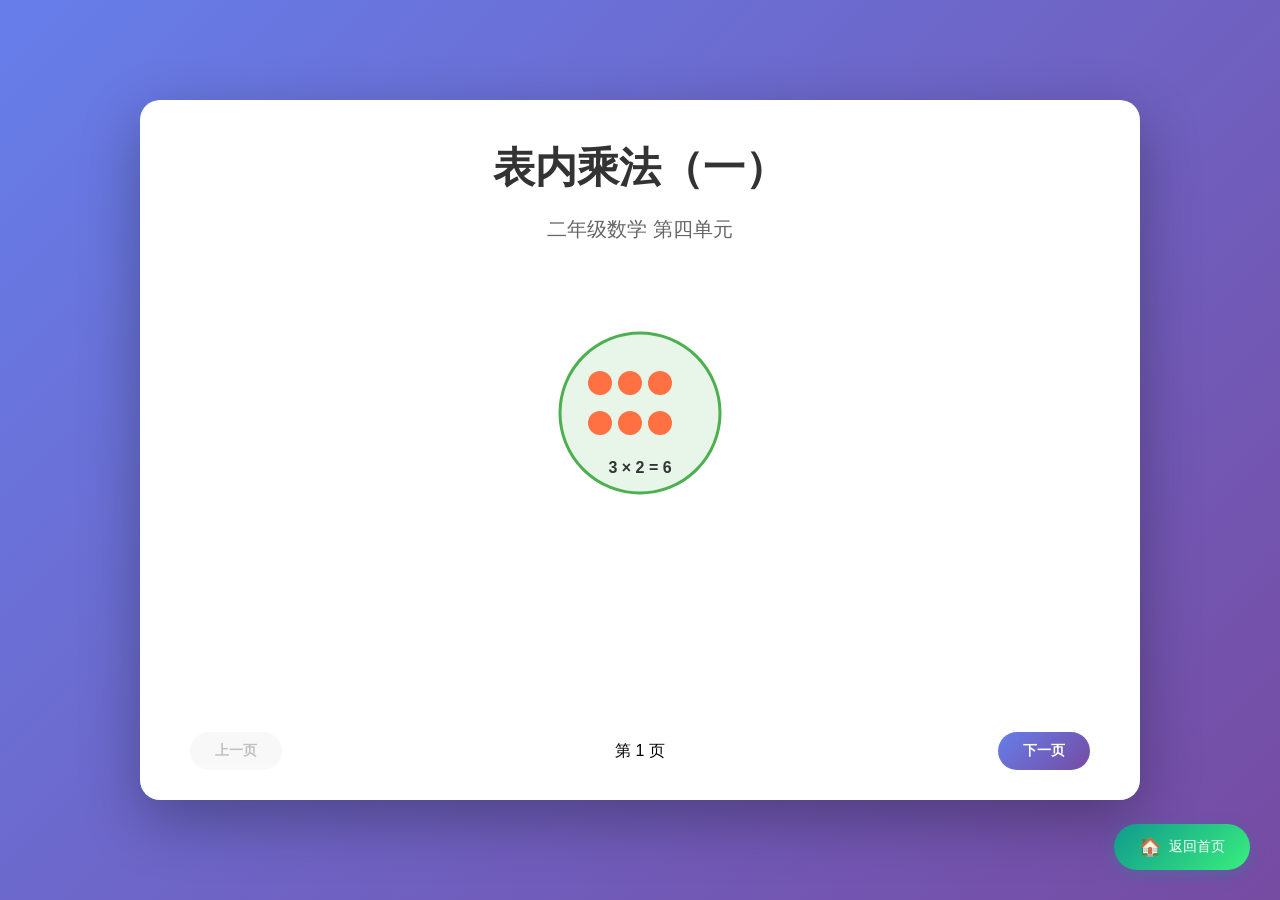
<file: multiplication-intro/index.html>
<!DOCTYPE html>
<html lang="zh-CN">
<!-- v20260629 - 第 4 单元 表内乘法 -->
<head>
    <meta charset="UTF-8">
    <meta name="viewport" content="width=device-width, initial-scale=1.0">
    <title>二年级数学 - 表内乘法（一）</title>
    <link rel="stylesheet" href="../common/style.css">
    <link rel="stylesheet" href="style.css">
</head>
<body>
    <div class="container">
        <!-- Section 0: 封面 -->
        <section class="section active" data-section="0">
            <div class="slide active" data-slide="0">
                <h1>表内乘法（一）</h1>
                <p class="subtitle">二年级数学 第四单元</p>
                <div class="cover-image">
                    <svg viewBox="0 0 200 200" class="cover-multiplication-svg">
                        <circle cx="100" cy="100" r="80" fill="#E8F5E9" stroke="#4CAF50" stroke-width="3"/>
                        <g class="group-items">
                            <circle cx="60" cy="70" r="12" fill="#FF7043"/>
                            <circle cx="90" cy="70" r="12" fill="#FF7043"/>
                            <circle cx="120" cy="70" r="12" fill="#FF7043"/>
                            <circle cx="60" cy="110" r="12" fill="#FF7043"/>
                            <circle cx="90" cy="110" r="12" fill="#FF7043"/>
                            <circle cx="120" cy="110" r="12" fill="#FF7043"/>
                        </g>
                        <text x="100" y="160" text-anchor="middle" font-size="16" fill="#333" font-weight="bold">3 × 2 = 6</text>
                    </svg>
                </div>
            </div>
        </section>

        <!-- Section 1: 相同加数相加 -->
        <section class="section" data-section="1">
            <div class="slide active" data-slide="0">
                <h2>算一算：一共有多少个？</h2>
                <p class="instruction">观察下面的图形，列出加法算式</p>
                <div class="same-addend-examples">
                    <div class="addend-card">
                        <svg viewBox="0 0 150 120">
                            <rect x="20" y="30" width="40" height="30" fill="#FFCDD2" stroke="#F44336" stroke-width="2"/>
                            <text x="40" y="50" text-anchor="middle" fill="#F44336" font-weight="bold">3</text>
                            <rect x="55" y="30" width="40" height="30" fill="#FFCDD2" stroke="#F44336" stroke-width="2"/>
                            <text x="75" y="50" text-anchor="middle" fill="#F44336" font-weight="bold">3</text>
                            <rect x="90" y="30" width="40" height="30" fill="#FFCDD2" stroke="#F44336" stroke-width="2"/>
                            <text x="110" y="50" text-anchor="middle" fill="#F44336" font-weight="bold">3</text>
                        </svg>
                        <p>3 + 3 + 3 = 9</p>
                        <span class="addend-note">3 个 3</span>
                    </div>
                    <div class="addend-card">
                        <svg viewBox="0 0 150 120">
                            <circle cx="40" cy="50" r="20" fill="#C8E6C9" stroke="#4CAF50" stroke-width="2"/>
                            <text x="40" y="55" text-anchor="middle" fill="#4CAF50" font-weight="bold">5</text>
                            <circle cx="110" cy="50" r="20" fill="#C8E6C9" stroke="#4CAF50" stroke-width="2"/>
                            <text x="110" y="55" text-anchor="middle" fill="#4CAF50" font-weight="bold">5</text>
                        </svg>
                        <p>5 + 5 = 10</p>
                        <span class="addend-note">2 个 5</span>
                    </div>
                </div>
            </div>
            <div class="slide" data-slide="1">
                <h2>找一找：相同加数</h2>
                <p class="instruction">这些加法算式有什么共同特点？</p>
                <div class="addend-compare">
                    <div class="addend-type same">
                        <h3>✓ 加数相同</h3>
                        <ul>
                            <li>2 + 2 + 2 + 2 = 8</li>
                            <li>4 + 4 + 4 = 12</li>
                            <li>5 + 5 + 5 + 5 + 5 = 25</li>
                        </ul>
                    </div>
                    <div class="addend-type different">
                        <h3>✗ 加数不同</h3>
                        <ul>
                            <li>3 + 4 + 5 = 12</li>
                            <li>2 + 2 + 3 = 7</li>
                            <li>1 + 2 + 3 + 4 = 10</li>
                        </ul>
                    </div>
                </div>
                <div class="key-point">
                    <strong>发现：</strong>加数都相同的加法，可以用更简便的方法计算
                </div>
            </div>
        </section>

        <!-- Section 2: 认识乘法 -->
        <section class="section" data-section="2">
            <div class="slide active" data-slide="0">
                <h2>认识乘法</h2>
                <p class="instruction">相同加数相加，可以用乘法表示</p>
                <div class="multiplication-intro">
                    <div class="intro-example">
                        <svg viewBox="0 0 300 150">
                            <g class="item-group">
                                <circle cx="40" cy="50" r="15" fill="#2196F3"/>
                                <circle cx="80" cy="50" r="15" fill="#2196F3"/>
                                <circle cx="120" cy="50" r="15" fill="#2196F3"/>
                                <circle cx="160" cy="50" r="15" fill="#2196F3"/>
                            </g>
                            <text x="100" y="100" text-anchor="middle" font-size="18" fill="#333">4 + 4 = 8</text>
                            <text x="100" y="130" text-anchor="middle" font-size="18" fill="#F44336" font-weight="bold">2 × 4 = 8</text>
                        </svg>
                        <p><strong>2 × 4 = 8</strong> 读作：2 乘 4 等于 8</p>
                    </div>
                </div>
                <div class="key-point">
                    <strong>乘号（×）：</strong>像一个小叉，表示几个相同加数相加
                </div>
            </div>
            <div class="slide" data-slide="1">
                <h2>乘法的各部分名称</h2>
                <div class="multiplication-parts">
                    <svg viewBox="0 0 400 200">
                        <text x="80" y="80" font-size="40" fill="#333" font-weight="bold">2</text>
                        <text x="140" y="80" font-size="40" fill="#F44336" font-weight="bold">×</text>
                        <text x="200" y="80" font-size="40" fill="#333" font-weight="bold">4</text>
                        <text x="260" y="80" font-size="40" fill="#333" font-weight="bold">=</text>
                        <text x="320" y="80" font-size="40" fill="#4CAF50" font-weight="bold">8</text>
                        
                        <line x1="80" y1="110" x2="80" y2="140" stroke="#2196F3" stroke-width="2"/>
                        <text x="80" y="165" text-anchor="middle" font-size="14" fill="#2196F3">乘数</text>
                        
                        <line x1="200" y1="110" x2="200" y2="140" stroke="#FF9800" stroke-width="2"/>
                        <text x="200" y="165" text-anchor="middle" font-size="14" fill="#FF9800">乘数</text>
                        
                        <line x1="320" y1="110" x2="320" y2="140" stroke="#4CAF50" stroke-width="2"/>
                        <text x="320" y="165" text-anchor="middle" font-size="14" fill="#4CAF50">积</text>
                    </svg>
                </div>
            </div>
            <div class="slide" data-slide="2">
                <h2>把加法改写成乘法</h2>
                <div class="rewrite-examples">
                    <div class="rewrite-card">
                        <p class="original">3 + 3 + 3 + 3 = 12</p>
                        <p class="converted">4 × 3 = 12</p>
                        <span class="explanation">4 个 3 相加</span>
                    </div>
                    <div class="rewrite-card">
                        <p class="original">5 + 5 + 5 = 15</p>
                        <p class="converted">3 × 5 = 15</p>
                        <span class="explanation">3 个 5 相加</span>
                    </div>
                    <div class="rewrite-card">
                        <p class="original">2 + 2 + 2 + 2 + 2 = 10</p>
                        <p class="converted">5 × 2 = 10</p>
                        <span class="explanation">5 个 2 相加</span>
                    </div>
                </div>
            </div>
        </section>

        <!-- Section 3: 乘法的意义 -->
        <section class="section" data-section="3">
            <div class="slide active" data-slide="0">
                <h2>几个几相加</h2>
                <p class="instruction">看图说乘法算式</p>
                <div class="meaning-examples">
                    <!-- 左图：2 个盘子，每盘 4 个苹果 = 2 个 4 -->
                    <div class="meaning-card">
                        <svg viewBox="0 0 180 120">
                            <!-- 盘子 1 -->
                            <ellipse cx="50" cy="50" rx="35" ry="25" fill="#FFF3CD" stroke="#FFC107" stroke-width="2"/>
                            <text x="35" y="55" font-size="14">🍎</text>
                            <text x="50" y="55" font-size="14">🍎</text>
                            <text x="65" y="55" font-size="14">🍎</text>
                            <text x="42" y="68" font-size="14">🍎</text>
                            <!-- 盘子 2 -->
                            <ellipse cx="130" cy="50" rx="35" ry="25" fill="#FFF3CD" stroke="#FFC107" stroke-width="2"/>
                            <text x="115" y="55" font-size="14">🍎</text>
                            <text x="130" y="55" font-size="14">🍎</text>
                            <text x="145" y="55" font-size="14">🍎</text>
                            <text x="122" y="68" font-size="14">🍎</text>
                        </svg>
                        <p>2 个 4</p>
                        <p class="equation">2 × 4 = 8</p>
                    </div>
                    <!-- 右图：3 个鱼缸，每个 3 条鱼 = 3 个 3 -->
                    <div class="meaning-card">
                        <svg viewBox="0 0 180 120">
                            <!-- 鱼缸 1 -->
                            <circle cx="40" cy="40" r="22" fill="#E3F2FD" stroke="#2196F3" stroke-width="2"/>
                            <text x="32" y="42" font-size="12">🐟</text>
                            <text x="42" y="42" font-size="12">🐟</text>
                            <text x="37" y="52" font-size="12">🐟</text>
                            <!-- 鱼缸 2 -->
                            <circle cx="90" cy="40" r="22" fill="#E3F2FD" stroke="#2196F3" stroke-width="2"/>
                            <text x="82" y="42" font-size="12">🐟</text>
                            <text x="92" y="42" font-size="12">🐟</text>
                            <text x="87" y="52" font-size="12">🐟</text>
                            <!-- 鱼缸 3 -->
                            <circle cx="140" cy="40" r="22" fill="#E3F2FD" stroke="#2196F3" stroke-width="2"/>
                            <text x="132" y="42" font-size="12">🐟</text>
                            <text x="142" y="42" font-size="12">🐟</text>
                            <text x="137" y="52" font-size="12">🐟</text>
                        </svg>
                        <p>3 个 3</p>
                        <p class="equation">3 × 3 = 9</p>
                    </div>
                </div>
            </div>
            <div class="slide" data-slide="1">
                <h2>看图列式</h2>
                <div class="picture-problems">
                    <!-- 第 1 题：4 束花，每束 5 朵 -->
                    <div class="problem-card">
                        <svg viewBox="0 0 220 140">
                            <!-- 花束 1 -->
                            <g transform="translate(20, 20)">
                                <line x1="15" y1="40" x2="15" y2="60" stroke="#4CAF50" stroke-width="2"/>
                                <circle cx="10" cy="35" r="8" fill="#F48FB1"/>
                                <circle cx="20" cy="35" r="8" fill="#F48FB1"/>
                                <circle cx="15" cy="28" r="8" fill="#F48FB1"/>
                                <circle cx="8" cy="42" r="8" fill="#F48FB1"/>
                                <circle cx="22" cy="42" r="8" fill="#F48FB1"/>
                            </g>
                            <!-- 花束 2 -->
                            <g transform="translate(70, 20)">
                                <line x1="15" y1="40" x2="15" y2="60" stroke="#4CAF50" stroke-width="2"/>
                                <circle cx="10" cy="35" r="8" fill="#F48FB1"/>
                                <circle cx="20" cy="35" r="8" fill="#F48FB1"/>
                                <circle cx="15" cy="28" r="8" fill="#F48FB1"/>
                                <circle cx="8" cy="42" r="8" fill="#F48FB1"/>
                                <circle cx="22" cy="42" r="8" fill="#F48FB1"/>
                            </g>
                            <!-- 花束 3 -->
                            <g transform="translate(120, 20)">
                                <line x1="15" y1="40" x2="15" y2="60" stroke="#4CAF50" stroke-width="2"/>
                                <circle cx="10" cy="35" r="8" fill="#F48FB1"/>
                                <circle cx="20" cy="35" r="8" fill="#F48FB1"/>
                                <circle cx="15" cy="28" r="8" fill="#F48FB1"/>
                                <circle cx="8" cy="42" r="8" fill="#F48FB1"/>
                                <circle cx="22" cy="42" r="8" fill="#F48FB1"/>
                            </g>
                            <!-- 花束 4 -->
                            <g transform="translate(170, 20)">
                                <line x1="15" y1="40" x2="15" y2="60" stroke="#4CAF50" stroke-width="2"/>
                                <circle cx="10" cy="35" r="8" fill="#F48FB1"/>
                                <circle cx="20" cy="35" r="8" fill="#F48FB1"/>
                                <circle cx="15" cy="28" r="8" fill="#F48FB1"/>
                                <circle cx="8" cy="42" r="8" fill="#F48FB1"/>
                                <circle cx="22" cy="42" r="8" fill="#F48FB1"/>
                            </g>
                            <text x="110" y="110" text-anchor="middle" font-size="13" fill="#666">每束 5 朵，有 4 束</text>
                        </svg>
                        <div class="problem-input">
                            <input type="number" class="problem-num1" placeholder="?" min="1" max="9"> × 
                            <input type="number" class="problem-num2" placeholder="?" min="1" max="9"> = 
                            <input type="number" class="problem-result" placeholder="?" min="1" max="99">
                        </div>
                    </div>
                    <!-- 第 2 题：5 串气球，每串 3 个 -->
                    <div class="problem-card">
                        <svg viewBox="0 0 220 140">
                            <!-- 气球串 1 -->
                            <g transform="translate(15, 15)">
                                <line x1="15" y1="50" x2="15" y2="70" stroke="#999" stroke-width="1.5"/>
                                <circle cx="10" cy="25" r="10" fill="#B3E5FC" stroke="#03A9F4" stroke-width="1.5"/>
                                <circle cx="20" cy="25" r="10" fill="#B3E5FC" stroke="#03A9F4" stroke-width="1.5"/>
                                <circle cx="15" cy="40" r="10" fill="#B3E5FC" stroke="#03A9F4" stroke-width="1.5"/>
                            </g>
                            <!-- 气球串 2 -->
                            <g transform="translate(55, 15)">
                                <line x1="15" y1="50" x2="15" y2="70" stroke="#999" stroke-width="1.5"/>
                                <circle cx="10" cy="25" r="10" fill="#B3E5FC" stroke="#03A9F4" stroke-width="1.5"/>
                                <circle cx="20" cy="25" r="10" fill="#B3E5FC" stroke="#03A9F4" stroke-width="1.5"/>
                                <circle cx="15" cy="40" r="10" fill="#B3E5FC" stroke="#03A9F4" stroke-width="1.5"/>
                            </g>
                            <!-- 气球串 3 -->
                            <g transform="translate(95, 15)">
                                <line x1="15" y1="50" x2="15" y2="70" stroke="#999" stroke-width="1.5"/>
                                <circle cx="10" cy="25" r="10" fill="#B3E5FC" stroke="#03A9F4" stroke-width="1.5"/>
                                <circle cx="20" cy="25" r="10" fill="#B3E5FC" stroke="#03A9F4" stroke-width="1.5"/>
                                <circle cx="15" cy="40" r="10" fill="#B3E5FC" stroke="#03A9F4" stroke-width="1.5"/>
                            </g>
                            <!-- 气球串 4 -->
                            <g transform="translate(135, 15)">
                                <line x1="15" y1="50" x2="15" y2="70" stroke="#999" stroke-width="1.5"/>
                                <circle cx="10" cy="25" r="10" fill="#B3E5FC" stroke="#03A9F4" stroke-width="1.5"/>
                                <circle cx="20" cy="25" r="10" fill="#B3E5FC" stroke="#03A9F4" stroke-width="1.5"/>
                                <circle cx="15" cy="40" r="10" fill="#B3E5FC" stroke="#03A9F4" stroke-width="1.5"/>
                            </g>
                            <!-- 气球串 5 -->
                            <g transform="translate(175, 15)">
                                <line x1="15" y1="50" x2="15" y2="70" stroke="#999" stroke-width="1.5"/>
                                <circle cx="10" cy="25" r="10" fill="#B3E5FC" stroke="#03A9F4" stroke-width="1.5"/>
                                <circle cx="20" cy="25" r="10" fill="#B3E5FC" stroke="#03A9F4" stroke-width="1.5"/>
                                <circle cx="15" cy="40" r="10" fill="#B3E5FC" stroke="#03A9F4" stroke-width="1.5"/>
                            </g>
                            <text x="110" y="115" text-anchor="middle" font-size="13" fill="#666">每串 3 个，有 5 串</text>
                        </svg>
                        <div class="problem-input">
                            <input type="number" class="problem-num1" placeholder="?" min="1" max="9"> × 
                            <input type="number" class="problem-num2" placeholder="?" min="1" max="9"> = 
                            <input type="number" class="problem-result" placeholder="?" min="1" max="99">
                        </div>
                    </div>
                </div>
                <button class="btn btn-primary" id="btn-check-problems">检查答案</button>
                <p class="feedback" id="problems-feedback"></p>
            </div>
        </section>

        <!-- Section 4: 2-6 的乘法口诀 -->
        <section class="section" data-section="4">
            <div class="slide active" data-slide="0">
                <h2>2 的乘法口诀</h2>
                <div class="koujue-card koujue-2">
                    <div class="koujue-row">
                        <span class="koujue-text">一二得二</span>
                        <span class="koujue-equation">1 × 2 = 2</span>
                    </div>
                    <div class="koujue-row">
                        <span class="koujue-text">二二得四</span>
                        <span class="koujue-equation">2 × 2 = 4</span>
                    </div>
                    <div class="koujue-row">
                        <span class="koujue-text">二三得六</span>
                        <span class="koujue-equation">2 × 3 = 6</span>
                    </div>
                    <div class="koujue-row">
                        <span class="koujue-text">二四得八</span>
                        <span class="koujue-equation">2 × 4 = 8</span>
                    </div>
                    <div class="koujue-row">
                        <span class="koujue-text">二五一十</span>
                        <span class="koujue-equation">2 × 5 = 10</span>
                    </div>
                    <div class="koujue-row">
                        <span class="koujue-text">二六十二</span>
                        <span class="koujue-equation">2 × 6 = 12</span>
                    </div>
                </div>
            </div>
            <div class="slide" data-slide="1">
                <h2>3 的乘法口诀</h2>
                <div class="koujue-card koujue-3">
                    <div class="koujue-row">
                        <span class="koujue-text">一三得三</span>
                        <span class="koujue-equation">1 × 3 = 3</span>
                    </div>
                    <div class="koujue-row">
                        <span class="koujue-text">二三得六</span>
                        <span class="koujue-equation">2 × 3 = 6</span>
                    </div>
                    <div class="koujue-row">
                        <span class="koujue-text">三三得九</span>
                        <span class="koujue-equation">3 × 3 = 9</span>
                    </div>
                    <div class="koujue-row">
                        <span class="koujue-text">三四十二</span>
                        <span class="koujue-equation">3 × 4 = 12</span>
                    </div>
                    <div class="koujue-row">
                        <span class="koujue-text">三五十五</span>
                        <span class="koujue-equation">3 × 5 = 15</span>
                    </div>
                    <div class="koujue-row">
                        <span class="koujue-text">三六十八</span>
                        <span class="koujue-equation">3 × 6 = 18</span>
                    </div>
                </div>
            </div>
            <div class="slide" data-slide="2">
                <h2>4 的乘法口诀</h2>
                <div class="koujue-card koujue-4">
                    <div class="koujue-row">
                        <span class="koujue-text">一四得四</span>
                        <span class="koujue-equation">1 × 4 = 4</span>
                    </div>
                    <div class="koujue-row">
                        <span class="koujue-text">二四得八</span>
                        <span class="koujue-equation">2 × 4 = 8</span>
                    </div>
                    <div class="koujue-row">
                        <span class="koujue-text">三四十二</span>
                        <span class="koujue-equation">3 × 4 = 12</span>
                    </div>
                    <div class="koujue-row">
                        <span class="koujue-text">四四十六</span>
                        <span class="koujue-equation">4 × 4 = 16</span>
                    </div>
                    <div class="koujue-row">
                        <span class="koujue-text">四五二十</span>
                        <span class="koujue-equation">4 × 5 = 20</span>
                    </div>
                    <div class="koujue-row">
                        <span class="koujue-text">四六二十四</span>
                        <span class="koujue-equation">4 × 6 = 24</span>
                    </div>
                </div>
            </div>
            <div class="slide" data-slide="3">
                <h2>5 的乘法口诀</h2>
                <div class="koujue-card koujue-5">
                    <div class="koujue-row">
                        <span class="koujue-text">一五得五</span>
                        <span class="koujue-equation">1 × 5 = 5</span>
                    </div>
                    <div class="koujue-row">
                        <span class="koujue-text">二五一十</span>
                        <span class="koujue-equation">2 × 5 = 10</span>
                    </div>
                    <div class="koujue-row">
                        <span class="koujue-text">三五十五</span>
                        <span class="koujue-equation">3 × 5 = 15</span>
                    </div>
                    <div class="koujue-row">
                        <span class="koujue-text">四五二十</span>
                        <span class="koujue-equation">4 × 5 = 20</span>
                    </div>
                    <div class="koujue-row">
                        <span class="koujue-text">五五二十五</span>
                        <span class="koujue-equation">5 × 5 = 25</span>
                    </div>
                    <div class="koujue-row">
                        <span class="koujue-text">五六三十</span>
                        <span class="koujue-equation">5 × 6 = 30</span>
                    </div>
                </div>
            </div>
            <div class="slide" data-slide="4">
                <h2>6 的乘法口诀</h2>
                <div class="koujue-card koujue-6">
                    <div class="koujue-row">
                        <span class="koujue-text">一六得六</span>
                        <span class="koujue-equation">1 × 6 = 6</span>
                    </div>
                    <div class="koujue-row">
                        <span class="koujue-text">二六十二</span>
                        <span class="koujue-equation">2 × 6 = 12</span>
                    </div>
                    <div class="koujue-row">
                        <span class="koujue-text">三六十八</span>
                        <span class="koujue-equation">3 × 6 = 18</span>
                    </div>
                    <div class="koujue-row">
                        <span class="koujue-text">四六二十四</span>
                        <span class="koujue-equation">4 × 6 = 24</span>
                    </div>
                    <div class="koujue-row">
                        <span class="koujue-text">五六三十</span>
                        <span class="koujue-equation">5 × 6 = 30</span>
                    </div>
                    <div class="koujue-row">
                        <span class="koujue-text">六六三十六</span>
                        <span class="koujue-equation">6 × 6 = 36</span>
                    </div>
                </div>
            </div>
        </section>

        <!-- Section 5: 练习与总结 -->
        <section class="section" data-section="5">
            <div class="slide active" data-slide="0">
                <h2>对口令：乘法口诀</h2>
                <div class="koujue-quiz">
                    <div class="quiz-question">
                        <p class="question-text">二三得？</p>
                        <div class="quiz-options">
                            <button class="quiz-option" data-answer="六">六</button>
                            <button class="quiz-option" data-answer="八">八</button>
                            <button class="quiz-option" data-answer="九">九</button>
                        </div>
                        <p class="quiz-feedback"></p>
                    </div>
                    <div class="quiz-question">
                        <p class="question-text">四五？</p>
                        <div class="quiz-options">
                            <button class="quiz-option" data-answer="十五">十五</button>
                            <button class="quiz-option" data-answer="二十">二十</button>
                            <button class="quiz-option" data-answer="二十五">二十五</button>
                        </div>
                        <p class="quiz-feedback"></p>
                    </div>
                    <div class="quiz-question">
                        <p class="question-text">三六？</p>
                        <div class="quiz-options">
                            <button class="quiz-option" data-answer="二十四">二十四</button>
                            <button class="quiz-option" data-answer="三十">三十</button>
                            <button class="quiz-option" data-answer="十八">十八</button>
                        </div>
                        <p class="quiz-feedback"></p>
                    </div>
                </div>
            </div>
            <div class="slide" data-slide="1">
                <h2>计算小能手</h2>
                <div class="calculation-quiz">
                    <div class="calc-problem">
                        <span class="problem">2 × 3 = </span>
                        <input type="number" class="calc-input" data-answer="6" min="0" max="99">
                    </div>
                    <div class="calc-problem">
                        <span class="problem">4 × 5 = </span>
                        <input type="number" class="calc-input" data-answer="20" min="0" max="99">
                    </div>
                    <div class="calc-problem">
                        <span class="problem">3 × 6 = </span>
                        <input type="number" class="calc-input" data-answer="18" min="0" max="99">
                    </div>
                    <div class="calc-problem">
                        <span class="problem">5 × 5 = </span>
                        <input type="number" class="calc-input" data-answer="25" min="0" max="99">
                    </div>
                    <div class="calc-problem">
                        <span class="problem">6 × 4 = </span>
                        <input type="number" class="calc-input" data-answer="24" min="0" max="99">
                    </div>
                    <div class="calc-problem">
                        <span class="problem">3 × 3 = </span>
                        <input type="number" class="calc-input" data-answer="9" min="0" max="99">
                    </div>
                </div>
                <button class="btn btn-primary" id="btn-check-calc">检查答案</button>
                <p class="feedback" id="calc-feedback"></p>
            </div>
            <div class="slide" data-slide="2">
                <h2>课堂总结</h2>
                <div class="summary-content">
                    <div class="summary-card">
                        <h3>📌 乘法的意义</h3>
                        <ul>
                            <li>求几个相同加数的和</li>
                            <li>用乘法计算更简便</li>
                        </ul>
                    </div>
                    <div class="summary-card">
                        <h3>✖️ 乘法算式</h3>
                        <ul>
                            <li>乘数 × 乘数 = 积</li>
                            <li>例如：2 × 4 = 8</li>
                        </ul>
                    </div>
                    <div class="summary-card">
                        <h3>📖 乘法口诀</h3>
                        <ul>
                            <li>2-6 的乘法口诀</li>
                            <li>熟记口诀，计算更快</li>
                        </ul>
                    </div>
                </div>
            </div>
            <div class="slide" data-slide="3">
                <h2>课后练习</h2>
                <div class="homework-content">
                    <p class="homework-item">📝 1. 背诵 2-6 的乘法口诀</p>
                    <p class="homework-item">📝 2. 完成练习册第 4 单元习题</p>
                    <p class="homework-item">📝 3. 用乘法口诀计算：每天 3 页口算，5 天共多少页？</p>
                </div>
                <div class="end-message">
                    <p>🎉 恭喜你完成了第四单元的学习！</p>
                    <p>继续加油，成为乘法小达人！</p>
                </div>
            </div>
        </section>

        <!-- 导航按钮 -->
        <div class="nav-buttons">
            <button class="nav-btn prev-btn" id="prevBtn" disabled>上一页</button>
            <span class="slide-indicator" id="slideIndicator">第 1 页</span>
            <button class="nav-btn next-btn" id="nextBtn">下一页</button>
        </div>
    </div>

    <script src="../common/script.js"></script>
    <script src="script.js"></script>
</body>
</html>
</file>
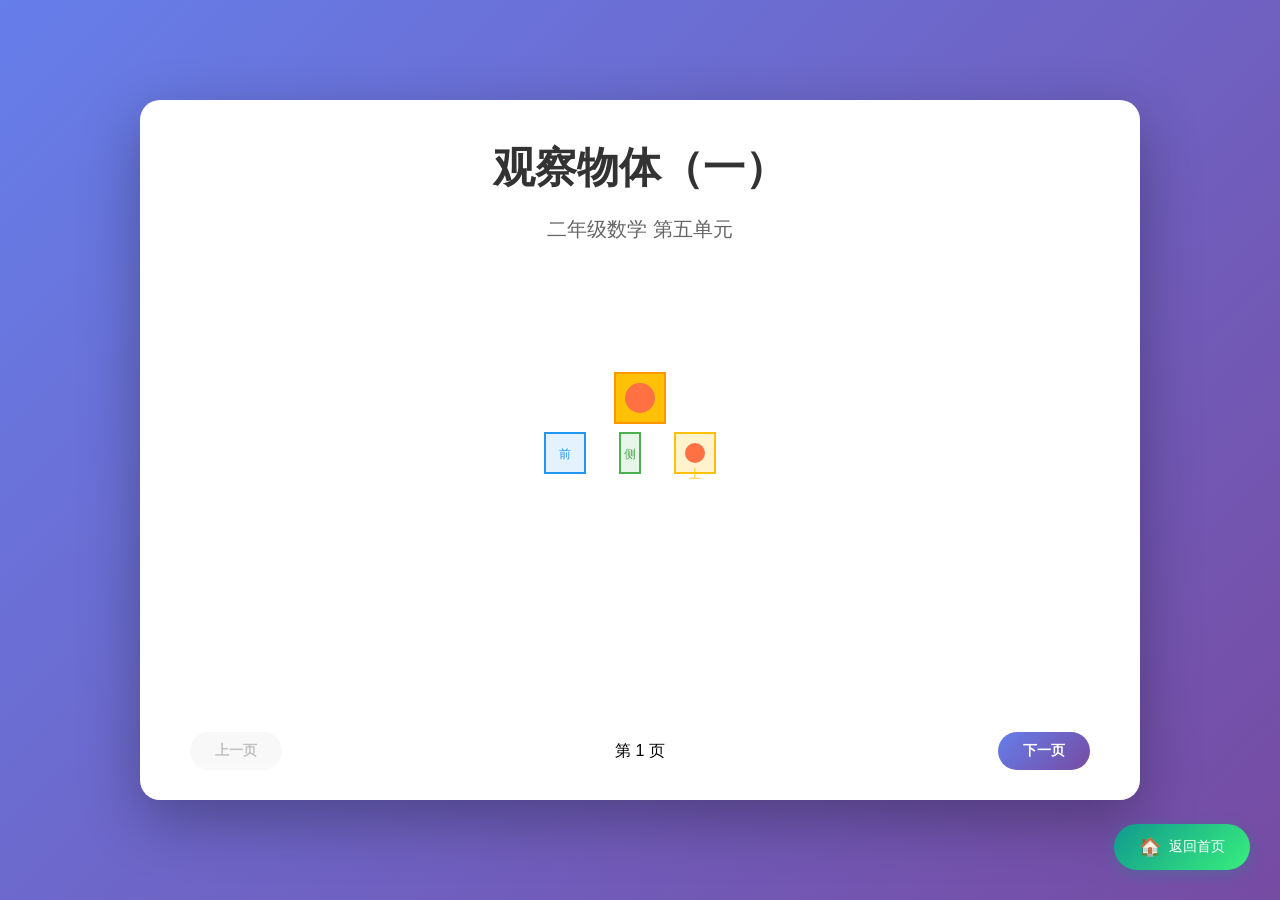
<file: observe-objects/index.html>
<!DOCTYPE html>
<html lang="zh-CN">
<!-- v20260629 - 第 5 单元 观察物体 -->
<head>
    <meta charset="UTF-8">
    <meta name="viewport" content="width=device-width, initial-scale=1.0">
    <title>二年级数学 - 观察物体（一）</title>
    <link rel="stylesheet" href="../common/style.css">
    <link rel="stylesheet" href="style.css">
</head>
<body>
    <div class="container">
        <!-- Section 0: 封面 -->
        <section class="section active" data-section="0">
            <div class="slide active" data-slide="0">
                <h1>观察物体（一）</h1>
                <p class="subtitle">二年级数学 第五单元</p>
                <div class="cover-image">
                    <svg viewBox="0 0 250 200" class="cover-observe-svg">
                        <!-- 从不同方向观察同一个物体 -->
                        <g class="object-center">
                            <rect x="100" y="60" width="50" height="50" fill="#FFC107" stroke="#FF9800" stroke-width="2"/>
                            <circle cx="125" cy="85" r="15" fill="#FF7043"/>
                        </g>
                        <!-- 前面看 -->
                        <g class="view-front" transform="translate(30, 120)">
                            <rect x="0" y="0" width="40" height="40" fill="#E3F2FD" stroke="#2196F3" stroke-width="2"/>
                            <text x="20" y="25" text-anchor="middle" font-size="12" fill="#2196F3">前</text>
                        </g>
                        <!-- 侧面看 -->
                        <g class="view-side" transform="translate(105, 120)">
                            <rect x="0" y="0" width="20" height="40" fill="#E8F5E9" stroke="#4CAF50" stroke-width="2"/>
                            <text x="10" y="25" text-anchor="middle" font-size="12" fill="#4CAF50">侧</text>
                        </g>
                        <!-- 上面看 -->
                        <g class="view-top" transform="translate(160, 120)">
                            <rect x="0" y="0" width="40" height="40" fill="#FFF3CD" stroke="#FFC107" stroke-width="2"/>
                            <circle cx="20" cy="20" r="10" fill="#FF7043"/>
                            <text x="20" y="45" text-anchor="middle" font-size="12" fill="#FFC107">上</text>
                        </g>
                    </svg>
                </div>
            </div>
        </section>

        <!-- Section 1: 从不同方向观察 -->
        <section class="section" data-section="1">
            <div class="slide active" data-slide="0">
                <h2>从不同方向观察</h2>
                <p class="instruction">同一个物体，从不同方向看，看到的可能不一样</p>
                <div class="observe-demo">
                    <div class="demo-object">
                        <svg viewBox="0 0 200 200">
                            <!-- 立体图形：一个长方体上面放一个球 -->
                            <g class="cube-3d">
                                <!-- 前面 -->
                                <rect x="60" y="80" width="80" height="60" fill="#90CAF9" stroke="#1976D2" stroke-width="2"/>
                                <!-- 上面 -->
                                <polygon points="60,80 100,60 180,60 140,80" fill="#64B5F6" stroke="#1976D2" stroke-width="2"/>
                                <!-- 右面 -->
                                <polygon points="140,80 180,60 180,120 140,140" fill="#42A5F5" stroke="#1976D2" stroke-width="2"/>
                                <!-- 球 -->
                                <circle cx="120" cy="55" r="20" fill="#FF7043" stroke="#E64A19" stroke-width="2"/>
                                <ellipse cx="120" cy="55" rx="8" ry="4" fill="#FFAB91" opacity="0.6"/>
                            </g>
                            <text x="100" y="180" text-anchor="middle" font-size="14" fill="#666">物体原貌</text>
                        </svg>
                    </div>
                    <div class="demo-views">
                        <div class="view-card">
                            <svg viewBox="0 0 100 100">
                                <rect x="20" y="30" width="60" height="50" fill="#90CAF9" stroke="#1976D2" stroke-width="2"/>
                                <circle cx="50" cy="25" r="15" fill="#FF7043" stroke="#E64A19" stroke-width="2"/>
                            </svg>
                            <p>从前面看</p>
                        </div>
                        <div class="view-card">
                            <svg viewBox="0 0 100 100">
                                <rect x="30" y="30" width="40" height="50" fill="#42A5F5" stroke="#1976D2" stroke-width="2"/>
                                <circle cx="50" cy="20" r="15" fill="#FF7043" stroke="#E64A19" stroke-width="2"/>
                            </svg>
                            <p>从侧面看</p>
                        </div>
                        <div class="view-card">
                            <svg viewBox="0 0 100 100">
                                <rect x="20" y="20" width="60" height="60" fill="#64B5F6" stroke="#1976D2" stroke-width="2"/>
                                <circle cx="50" cy="50" r="15" fill="#FF7043" stroke="#E64A19" stroke-width="2"/>
                            </svg>
                            <p>从上面看</p>
                        </div>
                    </div>
                </div>
            </div>
            <div class="slide" data-slide="1">
                <h2>想一想：他们看到的分别是什么？</h2>
                <div class="observer-scene">
                    <svg viewBox="0 0 400 200" class="scene-svg">
                        <!-- 中心物体：一个杯子 -->
                        <g class="center-object">
                            <rect x="170" y="80" width="60" height="70" fill="#FFF9C4" stroke="#FBC02D" stroke-width="2"/>
                            <path d="M 230 90 Q 250 100 230 110" stroke="#FBC02D" stroke-width="3" fill="none"/>
                            <text x="200" y="125" text-anchor="middle" font-size="24">☕</text>
                        </g>
                        <!-- 观察者 1：小明（前面） -->
                        <g class="observer observer-1">
                            <circle cx="200" cy="180" r="15" fill="#E3F2FD" stroke="#1976D2" stroke-width="2"/>
                            <text x="200" y="185" text-anchor="middle" font-size="12">小明</text>
                            <line x1="200" y1="165" x2="200" y2="150" stroke="#1976D2" stroke-width="2" stroke-dasharray="3,3"/>
                        </g>
                        <!-- 观察者 2：小红（左面） -->
                        <g class="observer observer-2">
                            <circle cx="80" cy="115" r="15" fill="#E8F5E9" stroke="#388E3C" stroke-width="2"/>
                            <text x="80" y="120" text-anchor="middle" font-size="12">小红</text>
                            <line x1="95" y1="115" x2="170" y2="115" stroke="#388E3C" stroke-width="2" stroke-dasharray="3,3"/>
                        </g>
                        <!-- 观察者 3：小刚（右面） -->
                        <g class="observer observer-3">
                            <circle cx="320" cy="115" r="15" fill="#FFF3CD" stroke="#F57C00" stroke-width="2"/>
                            <text x="320" y="120" text-anchor="middle" font-size="12">小刚</text>
                            <line x1="305" y1="115" x2="230" y2="115" stroke="#F57C00" stroke-width="2" stroke-dasharray="3,3"/>
                        </g>
                    </svg>
                </div>
                <div class="key-point">
                    <strong>结论：</strong>从不同位置观察同一物体，看到的形状可能不同
                </div>
            </div>
        </section>

        <!-- Section 2: 观察简单物体 -->
        <section class="section" data-section="2">
            <div class="slide active" data-slide="0">
                <h2>观察茶壶</h2>
                <p class="instruction">从不同方向看茶壶，看到的是什么样子？</p>
                <div class="teapot-views">
                    <div class="teapot-main">
                        <svg viewBox="0 0 150 150">
                            <!-- 茶壶主体 -->
                            <ellipse cx="75" cy="100" rx="40" ry="15" fill="#D7CCC8" stroke="#8D6E63" stroke-width="2"/>
                            <rect x="35" y="60" width="80" height="40" fill="#EFEBE9" stroke="#8D6E63" stroke-width="2"/>
                            <ellipse cx="75" cy="60" rx="40" ry="10" fill="#D7CCC8" stroke="#8D6E63" stroke-width="2"/>
                            <!-- 壶嘴 -->
                            <path d="M 115 70 Q 135 65 140 80 L 135 90 Q 125 85 115 85" fill="#EFEBE9" stroke="#8D6E63" stroke-width="2"/>
                            <!-- 壶把 -->
                            <path d="M 35 70 Q 15 75 20 90 Q 25 95 35 90" fill="none" stroke="#8D6E63" stroke-width="4" stroke-linecap="round"/>
                            <!-- 壶盖 -->
                            <ellipse cx="75" cy="55" rx="35" ry="8" fill="#D7CCC8" stroke="#8D6E63" stroke-width="2"/>
                            <circle cx="75" cy="50" r="6" fill="#8D6E63"/>
                        </svg>
                        <p>茶壶原貌</p>
                    </div>
                    <div class="teapot-view-cards">
                        <div class="view-option" data-view="front">
                            <svg viewBox="0 0 100 100">
                                <rect x="20" y="35" width="60" height="35" fill="#EFEBE9" stroke="#8D6E63" stroke-width="2"/>
                                <ellipse cx="50" cy="35" rx="30" ry="8" fill="#D7CCC8" stroke="#8D6E63" stroke-width="2"/>
                                <path d="M 80 40 Q 95 35 98 50 L 95 58 Q 85 55 80 55" fill="#EFEBE9" stroke="#8D6E63" stroke-width="2"/>
                                <circle cx="50" cy="30" r="5" fill="#8D6E63"/>
                            </svg>
                            <p>从前面看</p>
                        </div>
                        <div class="view-option" data-view="side">
                            <svg viewBox="0 0 100 100">
                                <rect x="30" y="35" width="40" height="35" fill="#EFEBE9" stroke="#8D6E63" stroke-width="2"/>
                                <ellipse cx="50" cy="35" rx="20" ry="8" fill="#D7CCC8" stroke="#8D6E63" stroke-width="2"/>
                                <path d="M 30 42 Q 10 45 12 58 Q 15 62 30 58" fill="none" stroke="#8D6E63" stroke-width="3"/>
                                <circle cx="50" cy="30" r="5" fill="#8D6E63"/>
                            </svg>
                            <p>从侧面看</p>
                        </div>
                    </div>
                </div>
            </div>
            <div class="slide" data-slide="1">
                <h2>观察小汽车</h2>
                <p class="instruction">连一连：下面的图分别是从哪个方向看到的？</p>
                <div class="car-observe">
                    <div class="car-main">
                        <svg viewBox="0 0 200 150">
                            <!-- 车身 -->
                            <rect x="30" y="70" width="140" height="40" fill="#B3E5FC" stroke="#0288D1" stroke-width="2" rx="5"/>
                            <!-- 车顶 -->
                            <path d="M 50 70 L 60 40 L 130 40 L 140 70" fill="#81D4FA" stroke="#0288D1" stroke-width="2"/>
                            <!-- 车轮 -->
                            <circle cx="55" cy="110" r="15" fill="#424242" stroke="#212121" stroke-width="2"/>
                            <circle cx="55" cy="110" r="8" fill="#9E9E9E"/>
                            <circle cx="145" cy="110" r="15" fill="#424242" stroke="#212121" stroke-width="2"/>
                            <circle cx="145" cy="110" r="8" fill="#9E9E9E"/>
                            <!-- 车窗 -->
                            <path d="M 65 45 L 72 45 L 72 65 L 65 65" fill="#E1F5FE" stroke="#0288D1" stroke-width="1"/>
                            <path d="M 118 45 L 128 45 L 128 65 L 118 65" fill="#E1F5FE" stroke="#0288D1" stroke-width="1"/>
                        </svg>
                        <p>小汽车</p>
                    </div>
                    <div class="car-views-match">
                        <div class="match-view" data-match="side">
                            <svg viewBox="0 0 120 80">
                                <rect x="10" y="35" width="100" height="30" fill="#B3E5FC" stroke="#0288D1" stroke-width="2" rx="3"/>
                                <path d="M 25 35 L 32 15 L 85 15 L 92 35" fill="#81D4FA" stroke="#0288D1" stroke-width="2"/>
                                <circle cx="30" cy="65" r="10" fill="#424242"/>
                                <circle cx="90" cy="65" r="10" fill="#424242"/>
                            </svg>
                            <p>侧面</p>
                        </div>
                        <div class="match-view" data-match="front">
                            <svg viewBox="0 0 80 80">
                                <rect x="15" y="30" width="50" height="35" fill="#B3E5FC" stroke="#0288D1" stroke-width="2" rx="3"/>
                                <path d="M 20 30 L 25 15 L 55 15 L 60 30" fill="#81D4FA" stroke="#0288D1" stroke-width="2"/>
                                <circle cx="25" cy="65" r="8" fill="#424242"/>
                                <circle cx="55" cy="65" r="8" fill="#424242"/>
                            </svg>
                            <p>正面</p>
                        </div>
                        <div class="match-view" data-match="top">
                            <svg viewBox="0 0 100 80">
                                <rect x="10" y="25" width="80" height="40" fill="#81D4FA" stroke="#0288D1" stroke-width="2" rx="3"/>
                                <rect x="25" y="35" width="50" height="20" fill="#E1F5FE" stroke="#0288D1" stroke-width="1"/>
                            </svg>
                            <p>上面</p>
                        </div>
                    </div>
                </div>
            </div>
        </section>

        <!-- Section 3: 观察组合体 -->
        <section class="section" data-section="3">
            <div class="slide active" data-slide="0">
                <h2>观察组合体</h2>
                <p class="instruction">这个物体由几个小正方体组成？从不同方向看是什么形状？</p>
                <div class="block-combo">
                    <div class="block-3d">
                        <svg viewBox="0 0 150 150">
                            <!-- 3 个正方体组成的 L 形 -->
                            <!-- 底层左边 -->
                            <g class="block">
                                <rect x="30" y="70" width="40" height="40" fill="#90CAF9" stroke="#1976D2" stroke-width="2"/>
                                <polygon points="30,70 50,60 90,60 70,70" fill="#64B5F6" stroke="#1976D2" stroke-width="2"/>
                                <polygon points="70,70 90,60 90,100 70,110" fill="#42A5F5" stroke="#1976D2" stroke-width="2"/>
                            </g>
                            <!-- 底层右边 -->
                            <g class="block" transform="translate(40, 0)">
                                <rect x="30" y="70" width="40" height="40" fill="#90CAF9" stroke="#1976D2" stroke-width="2"/>
                                <polygon points="30,70 50,60 90,60 70,70" fill="#64B5F6" stroke="#1976D2" stroke-width="2"/>
                                <polygon points="70,70 90,60 90,100 70,110" fill="#42A5F5" stroke="#1976D2" stroke-width="2"/>
                            </g>
                            <!-- 上层左边 -->
                            <g class="block" transform="translate(0, -40)">
                                <rect x="30" y="70" width="40" height="40" fill="#90CAF9" stroke="#1976D2" stroke-width="2"/>
                                <polygon points="30,70 50,60 90,60 70,70" fill="#64B5F6" stroke="#1976D2" stroke-width="2"/>
                                <polygon points="70,70 90,60 90,100 70,110" fill="#42A5F5" stroke="#1976D2" stroke-width="2"/>
                            </g>
                        </svg>
                        <p>由 3 个小正方体组成</p>
                    </div>
                    <div class="block-views">
                        <div class="view-card">
                            <svg viewBox="0 0 80 80">
                                <rect x="15" y="25" width="25" height="25" fill="#90CAF9" stroke="#1976D2" stroke-width="2"/>
                                <rect x="40" y="25" width="25" height="25" fill="#90CAF9" stroke="#1976D2" stroke-width="2"/>
                                <rect x="15" y="50" width="25" height="25" fill="#90CAF9" stroke="#1976D2" stroke-width="2"/>
                            </svg>
                            <p>从前面看</p>
                        </div>
                        <div class="view-card">
                            <svg viewBox="0 0 80 80">
                                <rect x="25" y="25" width="25" height="25" fill="#90CAF9" stroke="#1976D2" stroke-width="2"/>
                                <rect x="25" y="50" width="25" height="25" fill="#90CAF9" stroke="#1976D2" stroke-width="2"/>
                            </svg>
                            <p>从侧面看</p>
                        </div>
                        <div class="view-card">
                            <svg viewBox="0 0 80 80">
                                <rect x="15" y="25" width="25" height="25" fill="#90CAF9" stroke="#1976D2" stroke-width="2"/>
                                <rect x="40" y="25" width="25" height="25" fill="#90CAF9" stroke="#1976D2" stroke-width="2"/>
                            </svg>
                            <p>从上面看</p>
                        </div>
                    </div>
                </div>
            </div>
            <div class="slide" data-slide="1">
                <h2>数一数：有几个小正方体？</h2>
                <div class="count-blocks-quiz">
                    <div class="quiz-block">
                        <svg viewBox="0 0 120 120">
                            <!-- 2 层，每层 1 个 -->
                            <g class="stack-block">
                                <rect x="40" y="50" width="40" height="40" fill="#A5D6A7" stroke="#388E3C" stroke-width="2"/>
                                <polygon points="40,50 60,40 100,40 80,50" fill="#81C784" stroke="#388E3C" stroke-width="2"/>
                                <polygon points="80,50 100,40 100,80 80,90" fill="#66BB6A" stroke="#388E3C" stroke-width="2"/>
                            </g>
                            <g class="stack-block" transform="translate(0, -40)">
                                <rect x="40" y="50" width="40" height="40" fill="#A5D6A7" stroke="#388E3C" stroke-width="2"/>
                                <polygon points="40,50 60,40 100,40 80,50" fill="#81C784" stroke="#388E3C" stroke-width="2"/>
                                <polygon points="80,50 100,40 100,80 80,90" fill="#66BB6A" stroke="#388E3C" stroke-width="2"/>
                            </g>
                        </svg>
                        <p>图 1</p>
                        <div class="quiz-answer">
                            <input type="number" class="block-count-input" data-correct="2" min="1" max="20"> 个
                        </div>
                    </div>
                    <div class="quiz-block">
                        <svg viewBox="0 0 120 120">
                            <!-- 底层 2 个，上层 1 个 -->
                            <g class="stack-block">
                                <rect x="30" y="60" width="35" height="35" fill="#CE93D8" stroke="#7B1FA2" stroke-width="2"/>
                                <polygon points="30,60 47,52 82,52 65,60" fill="#BA68C8" stroke="#7B1FA2" stroke-width="2"/>
                                <polygon points="65,60 82,52 82,87 65,95" fill="#AB47BC" stroke="#7B1FA2" stroke-width="2"/>
                            </g>
                            <g class="stack-block" transform="translate(35, 0)">
                                <rect x="30" y="60" width="35" height="35" fill="#CE93D8" stroke="#7B1FA2" stroke-width="2"/>
                                <polygon points="30,60 47,52 82,52 65,60" fill="#BA68C8" stroke="#7B1FA2" stroke-width="2"/>
                                <polygon points="65,60 82,52 82,87 65,95" fill="#AB47BC" stroke="#7B1FA2" stroke-width="2"/>
                            </g>
                            <g class="stack-block" transform="translate(0, -35)">
                                <rect x="30" y="60" width="35" height="35" fill="#CE93D8" stroke="#7B1FA2" stroke-width="2"/>
                                <polygon points="30,60 47,52 82,52 65,60" fill="#BA68C8" stroke="#7B1FA2" stroke-width="2"/>
                                <polygon points="65,60 82,52 82,87 65,95" fill="#AB47BC" stroke="#7B1FA2" stroke-width="2"/>
                            </g>
                        </svg>
                        <p>图 2</p>
                        <div class="quiz-answer">
                            <input type="number" class="block-count-input" data-correct="3" min="1" max="20"> 个
                        </div>
                    </div>
                    <div class="quiz-block">
                        <svg viewBox="0 0 120 120">
                            <!-- 底层 4 个，上层 1 个 -->
                            <g class="stack-block">
                                <rect x="25" y="65" width="30" height="30" fill="#FFB74D" stroke="#F57C00" stroke-width="2"/>
                                <polygon points="25,65 40,58 70,58 55,65" fill="#FFA726" stroke="#F57C00" stroke-width="2"/>
                                <polygon points="55,65 70,58 70,88 55,95" fill="#FF9800" stroke="#F57C00" stroke-width="2"/>
                            </g>
                            <g class="stack-block" transform="translate(30, 0)">
                                <rect x="25" y="65" width="30" height="30" fill="#FFB74D" stroke="#F57C00" stroke-width="2"/>
                                <polygon points="25,65 40,58 70,58 55,65" fill="#FFA726" stroke="#F57C00" stroke-width="2"/>
                                <polygon points="55,65 70,58 70,88 55,95" fill="#FF9800" stroke="#F57C00" stroke-width="2"/>
                            </g>
                            <g class="stack-block" transform="translate(0, -30)">
                                <rect x="25" y="65" width="30" height="30" fill="#FFB74D" stroke="#F57C00" stroke-width="2"/>
                                <polygon points="25,65 40,58 70,58 55,65" fill="#FFA726" stroke="#F57C00" stroke-width="2"/>
                                <polygon points="55,65 70,58 70,88 55,95" fill="#FF9800" stroke="#F57C00" stroke-width="2"/>
                            </g>
                            <g class="stack-block" transform="translate(30, -30)">
                                <rect x="25" y="65" width="30" height="30" fill="#FFB74D" stroke="#F57C00" stroke-width="2"/>
                                <polygon points="25,65 40,58 70,58 55,65" fill="#FFA726" stroke="#F57C00" stroke-width="2"/>
                                <polygon points="55,65 70,58 70,88 55,95" fill="#FF9800" stroke="#F57C00" stroke-width="2"/>
                            </g>
                            <g class="stack-block" transform="translate(0, -60)">
                                <rect x="25" y="65" width="30" height="30" fill="#FFB74D" stroke="#F57C00" stroke-width="2"/>
                                <polygon points="25,65 40,58 70,58 55,65" fill="#FFA726" stroke="#F57C00" stroke-width="2"/>
                                <polygon points="55,65 70,58 70,88 55,95" fill="#FF9800" stroke="#F57C00" stroke-width="2"/>
                            </g>
                        </svg>
                        <p>图 3</p>
                        <div class="quiz-answer">
                            <input type="number" class="block-count-input" data-correct="5" min="1" max="20"> 个
                        </div>
                    </div>
                </div>
                <button class="btn btn-primary" id="btn-check-blocks">检查答案</button>
                <p class="feedback" id="blocks-feedback"></p>
            </div>
        </section>

        <!-- Section 4: 练习与总结 -->
        <section class="section" data-section="4">
            <div class="slide active" data-slide="0">
                <h2>连一连：从哪个方向看？</h2>
                <div class="match-quiz">
                    <div class="match-object">
                        <svg viewBox="0 0 150 150">
                            <!-- 一个圆柱体 -->
                            <ellipse cx="75" cy="100" rx="50" ry="15" fill="#B3E5FC" stroke="#0288D1" stroke-width="2"/>
                            <rect x="25" y="50" width="100" height="50" fill="#E1F5FE" stroke="#0288D1" stroke-width="2"/>
                            <ellipse cx="75" cy="50" rx="50" ry="15" fill="#B3E5FC" stroke="#0288D1" stroke-width="2"/>
                        </svg>
                        <p>圆柱体</p>
                    </div>
                    <div class="match-options">
                        <div class="match-option" data-match="front">
                            <svg viewBox="0 0 80 80">
                                <rect x="15" y="20" width="50" height="50" fill="#E1F5FE" stroke="#0288D1" stroke-width="2"/>
                            </svg>
                            <p>长方形（正面）</p>
                        </div>
                        <div class="match-option" data-match="top">
                            <svg viewBox="0 0 80 80">
                                <circle cx="40" cy="40" r="30" fill="#B3E5FC" stroke="#0288D1" stroke-width="2"/>
                            </svg>
                            <p>圆形（上面）</p>
                        </div>
                    </div>
                </div>
            </div>
            <div class="slide" data-slide="1">
                <h2>判断对错</h2>
                <div class="true-false-quiz">
                    <div class="tf-question">
                        <p>1. 从不同方向观察同一物体，看到的形状一定不同。</p>
                        <div class="tf-options">
                            <button class="tf-btn" data-correct="false">✓ 对</button>
                            <button class="tf-btn" data-correct="true">✗ 错</button>
                        </div>
                        <p class="tf-feedback"></p>
                    </div>
                    <div class="tf-question">
                        <p>2. 观察球体时，从任何方向看都是圆形。</p>
                        <div class="tf-options">
                            <button class="tf-btn" data-correct="true">✓ 对</button>
                            <button class="tf-btn" data-correct="false">✗ 错</button>
                        </div>
                        <p class="tf-feedback"></p>
                    </div>
                    <div class="tf-question">
                        <p>3. 从上面看正方体，看到的是正方形。</p>
                        <div class="tf-options">
                            <button class="tf-btn" data-correct="true">✓ 对</button>
                            <button class="tf-btn" data-correct="false">✗ 错</button>
                        </div>
                        <p class="tf-feedback"></p>
                    </div>
                </div>
            </div>
            <div class="slide" data-slide="2">
                <h2>课堂总结</h2>
                <div class="summary-content">
                    <div class="summary-card">
                        <h3>👀 观察物体</h3>
                        <ul>
                            <li>从不同位置观察</li>
                            <li>看到的形状可能不同</li>
                        </ul>
                    </div>
                    <div class="summary-card">
                        <h3>📐 三个方向</h3>
                        <ul>
                            <li>从前面看</li>
                            <li>从侧面看</li>
                            <li>从上面看</li>
                        </ul>
                    </div>
                    <div class="summary-card">
                        <h3>🧊 组合体</h3>
                        <ul>
                            <li>数清小正方体个数</li>
                            <li>想象不同视角的形状</li>
                        </ul>
                    </div>
                </div>
            </div>
            <div class="slide" data-slide="3">
                <h2>课后练习</h2>
                <div class="homework-content">
                    <p class="homework-item">📝 1. 观察家里的水杯，画出从前面、侧面、上面看到的形状</p>
                    <p class="homework-item">📝 2. 用积木搭一个物体，从不同方向观察并画下来</p>
                    <p class="homework-item">📝 3. 完成练习册第 5 单元习题</p>
                </div>
                <div class="end-message">
                    <p>🎉 恭喜你完成了第五单元的学习！</p>
                    <p>做个善于观察的小能手！</p>
                </div>
            </div>
        </section>

        <!-- 导航按钮 -->
        <div class="nav-buttons">
            <button class="nav-btn prev-btn" id="prevBtn" disabled>上一页</button>
            <span class="slide-indicator" id="slideIndicator">第 1 页</span>
            <button class="nav-btn next-btn" id="nextBtn">下一页</button>
        </div>
    </div>

    <script src="../common/script.js"></script>
    <script src="script.js"></script>
</body>
</html>
</file>
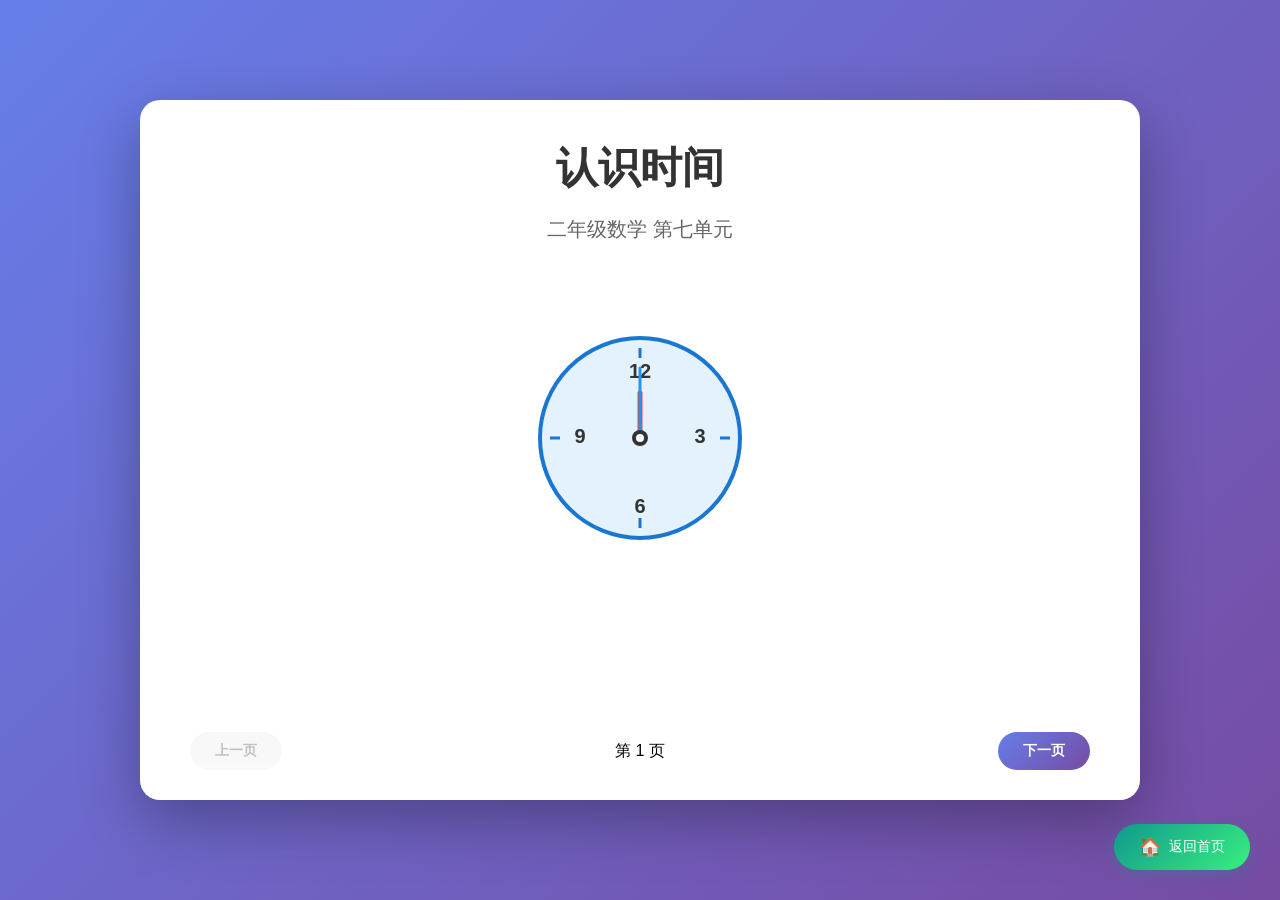
<file: time-telling/index.html>
<!DOCTYPE html>
<html lang="zh-CN">
<!-- v20260630 - 第 7 单元 认识时间 -->
<head>
    <meta charset="UTF-8">
    <meta name="viewport" content="width=device-width, initial-scale=1.0">
    <title>二年级数学 - 认识时间</title>
    <link rel="stylesheet" href="../common/style.css">
    <link rel="stylesheet" href="style.css">
</head>
<body>
    <div class="container">
        <!-- Section 0: 封面 -->
        <section class="section active" data-section="0">
            <div class="slide active" data-slide="0">
                <h1>认识时间</h1>
                <p class="subtitle">二年级数学 第七单元</p>
                <div class="cover-image">
                    <svg viewBox="0 0 250 250" class="cover-clock-svg">
                        <circle cx="125" cy="125" r="100" fill="#E3F2FD" stroke="#1976D2" stroke-width="4"/>
                        <!-- 刻度 -->
                        <line x1="125" y1="35" x2="125" y2="45" stroke="#1976D2" stroke-width="3"/>
                        <line x1="125" y1="205" x2="125" y2="215" stroke="#1976D2" stroke-width="3"/>
                        <line x1="35" y1="125" x2="45" y2="125" stroke="#1976D2" stroke-width="3"/>
                        <line x1="205" y1="125" x2="215" y2="125" stroke="#1976D2" stroke-width="3"/>
                        <!-- 数字 -->
                        <text x="125" y="65" text-anchor="middle" font-size="20" fill="#333" font-weight="bold">12</text>
                        <text x="185" y="130" text-anchor="middle" font-size="20" fill="#333" font-weight="bold">3</text>
                        <text x="125" y="200" text-anchor="middle" font-size="20" fill="#333" font-weight="bold">6</text>
                        <text x="65" y="130" text-anchor="middle" font-size="20" fill="#333" font-weight="bold">9</text>
                        <!-- 时针 -->
                        <line x1="125" y1="125" x2="125" y2="80" stroke="#F44336" stroke-width="5" stroke-linecap="round" class="hour-hand"/>
                        <!-- 分针 -->
                        <line x1="125" y1="125" x2="125" y2="55" stroke="#2196F3" stroke-width="3" stroke-linecap="round" class="minute-hand"/>
                        <!-- 中心点 -->
                        <circle cx="125" cy="125" r="8" fill="#333"/>
                        <circle cx="125" cy="125" r="4" fill="#FFF"/>
                    </svg>
                </div>
            </div>
        </section>

        <!-- Section 1: 认识钟面 -->
        <section class="section" data-section="1">
            <div class="slide active" data-slide="0">
                <h2>认识钟面</h2>
                <p class="instruction">钟面上有什么？</p>
                <div class="clock-parts">
                    <div class="clock-large">
                        <svg viewBox="0 0 200 200" class="learning-clock">
                            <!-- 钟面背景 -->
                            <circle cx="100" cy="100" r="90" fill="#FFF" stroke="#333" stroke-width="3"/>
                            
                            <!-- 12 个刻度线（放射状，延长线过圆心） -->
                            <!-- 12 点 - 长刻度 -->
                            <line x1="100" y1="18" x2="100" y2="10" stroke="#333" stroke-width="3"/>
                            <!-- 1 点 - 短刻度 (30°) -->
                            <line x1="141" y1="29" x2="145" y2="22" stroke="#333" stroke-width="2"/>
                            <!-- 2 点 - 短刻度 (60°) -->
                            <line x1="171" y1="59" x2="178" y2="55" stroke="#333" stroke-width="2"/>
                            <!-- 3 点 - 长刻度 (90°) -->
                            <line x1="182" y1="100" x2="190" y2="100" stroke="#333" stroke-width="3"/>
                            <!-- 4 点 - 短刻度 (120°) -->
                            <line x1="171" y1="141" x2="178" y2="145" stroke="#333" stroke-width="2"/>
                            <!-- 5 点 - 短刻度 (150°) -->
                            <line x1="141" y1="171" x2="145" y2="178" stroke="#333" stroke-width="2"/>
                            <!-- 6 点 - 长刻度 (180°) -->
                            <line x1="100" y1="182" x2="100" y2="190" stroke="#333" stroke-width="3"/>
                            <!-- 7 点 - 短刻度 (210°) -->
                            <line x1="59" y1="171" x2="55" y2="178" stroke="#333" stroke-width="2"/>
                            <!-- 8 点 - 短刻度 (240°) -->
                            <line x1="29" y1="141" x2="22" y2="145" stroke="#333" stroke-width="2"/>
                            <!-- 9 点 - 长刻度 (270°) -->
                            <line x1="18" y1="100" x2="10" y2="100" stroke="#333" stroke-width="3"/>
                            <!-- 10 点 - 短刻度 (300°) -->
                            <line x1="29" y1="59" x2="22" y2="55" stroke="#333" stroke-width="2"/>
                            <!-- 11 点 - 短刻度 (330°) -->
                            <line x1="59" y1="29" x2="55" y2="22" stroke="#333" stroke-width="2"/>
                            
                            <!-- 4 个关键数字 -->
                            <text x="100" y="45" text-anchor="middle" font-size="20" fill="#333" font-weight="bold">12</text>
                            <text x="165" y="108" text-anchor="middle" font-size="20" fill="#333" font-weight="bold">3</text>
                            <text x="100" y="175" text-anchor="middle" font-size="20" fill="#333" font-weight="bold">6</text>
                            <text x="35" y="108" text-anchor="middle" font-size="20" fill="#333" font-weight="bold">9</text>
                            
                            <!-- 时针 -->
                            <line x1="100" y1="100" x2="100" y2="55" stroke="#F44336" stroke-width="5" stroke-linecap="round" class="hour-hand"/>
                            <!-- 分针 -->
                            <line x1="100" y1="100" x2="100" y2="25" stroke="#2196F3" stroke-width="3" stroke-linecap="round" class="minute-hand"/>
                            <!-- 中心点 -->
                            <circle cx="100" cy="100" r="6" fill="#333"/>
                        </svg>
                    </div>
                    <div class="clock-info">
                        <div class="info-item">
                            <div class="hand-sample hour"></div>
                            <span><strong>时针</strong>：又短又粗，走得慢</span>
                        </div>
                        <div class="info-item">
                            <div class="hand-sample minute"></div>
                            <span><strong>分针</strong>：又长又细，走得快</span>
                        </div>
                        <div class="info-item">
                            <span><strong>12 个大格</strong>：每个大格代表 1 小时</span>
                        </div>
                        <div class="info-item">
                            <span><strong>60 个小格</strong>：每个小格代表 1 分钟</span>
                        </div>
                    </div>
                </div>
            </div>
            <div class="slide" data-slide="1">
                <h2>认识时针和分针</h2>
                <p class="instruction">时针走 1 大格是 1 小时，分针走 1 小格是 1 分钟</p>
                <div class="time-relation">
                    <div class="relation-card">
                        <svg viewBox="0 0 150 150">
                            <circle cx="75" cy="75" r="65" fill="#FFF" stroke="#333" stroke-width="2"/>
                            <text x="75" y="40" text-anchor="middle" font-size="16" fill="#333" font-weight="bold">12</text>
                            <text x="75" y="140" text-anchor="middle" font-size="16" fill="#333" font-weight="bold">6</text>
                            <line x1="75" y1="75" x2="75" y2="30" stroke="#F44336" stroke-width="4" stroke-linecap="round"/>
                            <circle cx="75" cy="75" r="5" fill="#333"/>
                        </svg>
                        <p>时针指向 12</p>
                    </div>
                    <div class="relation-arrow">→</div>
                    <div class="relation-card">
                        <svg viewBox="0 0 150 150">
                            <circle cx="75" cy="75" r="65" fill="#FFF" stroke="#333" stroke-width="2"/>
                            <text x="75" y="40" text-anchor="middle" font-size="16" fill="#333" font-weight="bold">12</text>
                            <text x="75" y="140" text-anchor="middle" font-size="16" fill="#333" font-weight="bold">6</text>
                            <line x1="75" y1="75" x2="75" y2="30" stroke="#F44336" stroke-width="4" stroke-linecap="round"/>
                            <line x1="75" y1="75" x2="75" y2="20" stroke="#2196F3" stroke-width="3" stroke-linecap="round"/>
                            <circle cx="75" cy="75" r="5" fill="#333"/>
                        </svg>
                        <p>分针指向 12</p>
                    </div>
                    <div class="relation-result">
                        <p class="time-display">12:00</p>
                        <p>12 时整</p>
                    </div>
                </div>
                <div class="key-point">
                    <strong>记住：</strong>时针走 1 大格 = 1 小时，分针走 1 圈 = 60 分钟 = 1 小时
                </div>
            </div>
        </section>

        <!-- Section 2: 认识整时 -->
        <section class="section" data-section="2">
            <div class="slide active" data-slide="0">
                <h2>认识整时</h2>
                <p class="instruction">分针指向 12，时针指向几就是几时</p>
                <div class="whole-hour-examples">
                    <div class="hour-card">
                        <svg viewBox="0 0 120 120">
                            <circle cx="60" cy="60" r="50" fill="#FFF3CD" stroke="#FFC107" stroke-width="2"/>
                            <text x="60" y="30" text-anchor="middle" font-size="14" fill="#333" font-weight="bold">12</text>
                            <text x="60" y="105" text-anchor="middle" font-size="14" fill="#333" font-weight="bold">6</text>
                            <line x1="60" y1="60" x2="60" y2="25" stroke="#F44336" stroke-width="4" stroke-linecap="round"/>
                            <line x1="60" y1="60" x2="60" y2="15" stroke="#2196F3" stroke-width="3" stroke-linecap="round"/>
                            <circle cx="60" cy="60" r="4" fill="#333"/>
                        </svg>
                        <p class="time-text">8 时</p>
                        <p class="digital-time">8:00</p>
                    </div>
                    <div class="hour-card">
                        <svg viewBox="0 0 120 120">
                            <circle cx="60" cy="60" r="50" fill="#E3F2FD" stroke="#2196F3" stroke-width="2"/>
                            <text x="60" y="30" text-anchor="middle" font-size="14" fill="#333" font-weight="bold">12</text>
                            <text x="60" y="105" text-anchor="middle" font-size="14" fill="#333" font-weight="bold">6</text>
                            <line x1="60" y1="60" x2="95" y2="60" stroke="#F44336" stroke-width="4" stroke-linecap="round"/>
                            <line x1="60" y1="60" x2="60" y2="15" stroke="#2196F3" stroke-width="3" stroke-linecap="round"/>
                            <circle cx="60" cy="60" r="4" fill="#333"/>
                        </svg>
                        <p class="time-text">3 时</p>
                        <p class="digital-time">3:00</p>
                    </div>
                    <div class="hour-card">
                        <svg viewBox="0 0 120 120">
                            <circle cx="60" cy="60" r="50" fill="#E8F5E9" stroke="#4CAF50" stroke-width="2"/>
                            <text x="60" y="30" text-anchor="middle" font-size="14" fill="#333" font-weight="bold">12</text>
                            <text x="60" y="105" text-anchor="middle" font-size="14" fill="#333" font-weight="bold">6</text>
                            <line x1="60" y1="60" x2="60" y2="95" stroke="#F44336" stroke-width="4" stroke-linecap="round"/>
                            <line x1="60" y1="60" x2="60" y2="15" stroke="#2196F3" stroke-width="3" stroke-linecap="round"/>
                            <circle cx="60" cy="60" r="4" fill="#333"/>
                        </svg>
                        <p class="time-text">6 时</p>
                        <p class="digital-time">6:00</p>
                    </div>
                </div>
                <div class="key-point">
                    <strong>整时的特点：</strong>分针指向 12，时针指向几就是几时
                </div>
            </div>
            <div class="slide" data-slide="1">
                <h2>拨一拨：认整时</h2>
                <p class="instruction">点击下面的时间，在钟面上拨出对应时间</p>
                <div class="interactive-clock-section">
                    <div class="interactive-clock">
                        <svg viewBox="0 0 200 200" id="whole-hour-clock">
                            <!-- 钟面背景 -->
                            <circle cx="100" cy="100" r="90" fill="#FFF" stroke="#333" stroke-width="3"/>
                            
                            <!-- 12 个刻度线（放射状，延长线过圆心） -->
                            <!-- 12 点 - 长刻度 -->
                            <line x1="100" y1="18" x2="100" y2="10" stroke="#333" stroke-width="3"/>
                            <!-- 1 点 - 短刻度 (30°) -->
                            <line x1="141" y1="29" x2="145" y2="22" stroke="#333" stroke-width="2"/>
                            <!-- 2 点 - 短刻度 (60°) -->
                            <line x1="171" y1="59" x2="178" y2="55" stroke="#333" stroke-width="2"/>
                            <!-- 3 点 - 长刻度 (90°) -->
                            <line x1="182" y1="100" x2="190" y2="100" stroke="#333" stroke-width="3"/>
                            <!-- 4 点 - 短刻度 (120°) -->
                            <line x1="171" y1="141" x2="178" y2="145" stroke="#333" stroke-width="2"/>
                            <!-- 5 点 - 短刻度 (150°) -->
                            <line x1="141" y1="171" x2="145" y2="178" stroke="#333" stroke-width="2"/>
                            <!-- 6 点 - 长刻度 (180°) -->
                            <line x1="100" y1="182" x2="100" y2="190" stroke="#333" stroke-width="3"/>
                            <!-- 7 点 - 短刻度 (210°) -->
                            <line x1="59" y1="171" x2="55" y2="178" stroke="#333" stroke-width="2"/>
                            <!-- 8 点 - 短刻度 (240°) -->
                            <line x1="29" y1="141" x2="22" y2="145" stroke="#333" stroke-width="2"/>
                            <!-- 9 点 - 长刻度 (270°) -->
                            <line x1="18" y1="100" x2="10" y2="100" stroke="#333" stroke-width="3"/>
                            <!-- 10 点 - 短刻度 (300°) -->
                            <line x1="29" y1="59" x2="22" y2="55" stroke="#333" stroke-width="2"/>
                            <!-- 11 点 - 短刻度 (330°) -->
                            <line x1="59" y1="29" x2="55" y2="22" stroke="#333" stroke-width="2"/>
                            
                            <!-- 4 个关键数字 -->
                            <text x="100" y="45" text-anchor="middle" font-size="18" fill="#333" font-weight="bold">12</text>
                            <text x="162" y="107" text-anchor="middle" font-size="18" fill="#333" font-weight="bold">3</text>
                            <text x="100" y="172" text-anchor="middle" font-size="18" fill="#333" font-weight="bold">6</text>
                            <text x="38" y="107" text-anchor="middle" font-size="18" fill="#333" font-weight="bold">9</text>
                            
                            <!-- 时针 -->
                            <line x1="100" y1="100" x2="100" y2="55" stroke="#F44336" stroke-width="5" stroke-linecap="round" id="hour-hand"/>
                            <!-- 分针 -->
                            <line x1="100" y1="100" x2="100" y2="25" stroke="#2196F3" stroke-width="3" stroke-linecap="round" id="minute-hand"/>
                            <!-- 中心点 -->
                            <circle cx="100" cy="100" r="5" fill="#333"/>
                        </svg>
                        <p class="current-time" id="current-time">8:00</p>
                    </div>
                    <div class="time-buttons">
                        <button class="time-btn" data-hour="8">8:00</button>
                        <button class="time-btn" data-hour="3">3:00</button>
                        <button class="time-btn" data-hour="6">6:00</button>
                        <button class="time-btn" data-hour="9">9:00</button>
                        <button class="time-btn" data-hour="12">12:00</button>
                    </div>
                </div>
            </div>
        </section>

        <!-- Section 3: 认识几时几分 -->
        <section class="section" data-section="3">
            <div class="slide active" data-slide="0">
                <h2>认识几时几分</h2>
                <p class="instruction">时针走过几就是几时多，分针指向几就是几分</p>
                <div class="minute-learning">
                    <div class="minute-clock">
                        <svg viewBox="0 0 180 180">
                            <circle cx="90" cy="90" r="80" fill="#FFF" stroke="#333" stroke-width="2"/>
                            <!-- 小刻度 -->
                            <g class="minute-marks">
                                <line x1="90" y1="15" x2="90" y2="22" stroke="#333" stroke-width="2"/>
                                <line x1="90" y1="158" x2="90" y2="165" stroke="#333" stroke-width="2"/>
                                <line x1="15" y1="90" x2="22" y2="90" stroke="#333" stroke-width="2"/>
                                <line x1="158" y1="90" x2="165" y2="90" stroke="#333" stroke-width="2"/>
                            </g>
                            <!-- 时针 -->
                            <line x1="90" y1="90" x2="90" y2="50" stroke="#F44336" stroke-width="5" stroke-linecap="round"/>
                            <!-- 分针 -->
                            <line x1="90" y1="90" x2="90" y2="30" stroke="#2196F3" stroke-width="3" stroke-linecap="round"/>
                            <circle cx="90" cy="90" r="5" fill="#333"/>
                        </svg>
                    </div>
                    <div class="minute-explanation">
                        <p><strong>读数方法：</strong></p>
                        <ol>
                            <li>先看时针：时针走过 8，就是 8 时多</li>
                            <li>再看分针：分针指向 1，就是 5 分</li>
                            <li>合起来读作：8 时 5 分</li>
                            <li>写作：8:05</li>
                        </ol>
                        <p class="note"><strong>注意：</strong>分钟数不满 10，前面要写 0</p>
                    </div>
                </div>
            </div>
            <div class="slide" data-slide="1">
                <h2>认一认：几时几分</h2>
                <div class="time-examples">
                    <div class="time-example-card">
                        <svg viewBox="0 0 120 120">
                            <circle cx="60" cy="60" r="50" fill="#FFF3CD" stroke="#FFC107" stroke-width="2"/>
                            <text x="60" y="30" text-anchor="middle" font-size="12" fill="#333" font-weight="bold">12</text>
                            <text x="60" y="105" text-anchor="middle" font-size="12" fill="#333" font-weight="bold">6</text>
                            <line x1="60" y1="60" x2="85" y2="75" stroke="#F44336" stroke-width="4" stroke-linecap="round"/>
                            <line x1="60" y1="60" x2="60" y2="20" stroke="#2196F3" stroke-width="3" stroke-linecap="round"/>
                            <circle cx="60" cy="60" r="4" fill="#333"/>
                        </svg>
                        <p class="answer-time">4:00</p>
                        <button class="show-answer">显示答案</button>
                    </div>
                    <div class="time-example-card">
                        <svg viewBox="0 0 120 120">
                            <circle cx="60" cy="60" r="50" fill="#E3F2FD" stroke="#2196F3" stroke-width="2"/>
                            <text x="60" y="30" text-anchor="middle" font-size="12" fill="#333" font-weight="bold">12</text>
                            <text x="60" y="105" text-anchor="middle" font-size="12" fill="#333" font-weight="bold">6</text>
                            <line x1="60" y1="60" x2="45" y2="85" stroke="#F44336" stroke-width="4" stroke-linecap="round"/>
                            <line x1="60" y1="60" x2="90" y2="45" stroke="#2196F3" stroke-width="3" stroke-linecap="round"/>
                            <circle cx="60" cy="60" r="4" fill="#333"/>
                        </svg>
                        <p class="answer-time">7:10</p>
                        <button class="show-answer">显示答案</button>
                    </div>
                    <div class="time-example-card">
                        <svg viewBox="0 0 120 120">
                            <circle cx="60" cy="60" r="50" fill="#E8F5E9" stroke="#4CAF50" stroke-width="2"/>
                            <text x="60" y="30" text-anchor="middle" font-size="12" fill="#333" font-weight="bold">12</text>
                            <text x="60" y="105" text-anchor="middle" font-size="12" fill="#333" font-weight="bold">6</text>
                            <line x1="60" y1="60" x2="35" y2="50" stroke="#F44336" stroke-width="4" stroke-linecap="round"/>
                            <line x1="60" y1="60" x2="75" y2="35" stroke="#2196F3" stroke-width="3" stroke-linecap="round"/>
                            <circle cx="60" cy="60" r="4" fill="#333"/>
                        </svg>
                        <p class="answer-time">9:15</p>
                        <button class="show-answer">显示答案</button>
                    </div>
                </div>
            </div>
        </section>

        <!-- Section 4: 时间的表示方法 -->
        <section class="section" data-section="4">
            <div class="slide active" data-slide="0">
                <h2>时间的两种表示方法</h2>
                <p class="instruction">同一种时间可以用不同方式表示</p>
                <div class="time-format-compare">
                    <div class="format-card">
                        <h3>中文表示法</h3>
                        <ul>
                            <li>8 时 5 分</li>
                            <li>3 时 30 分</li>
                            <li>6 时 45 分</li>
                        </ul>
                    </div>
                    <div class="format-arrow">⇄</div>
                    <div class="format-card">
                        <h3>电子表表示法</h3>
                        <ul>
                            <li>8:05</li>
                            <li>3:30</li>
                            <li>6:45</li>
                        </ul>
                    </div>
                </div>
                <div class="key-point">
                    <strong>注意：</strong>电子表表示法中，分钟数不满 10 要在前面写 0
                </div>
            </div>
            <div class="slide" data-slide="1">
                <h2>连一连：两种表示法</h2>
                <div class="match-time-formats">
                    <div class="match-column">
                        <div class="match-item chinese" data-match="8:30">8 时 30 分</div>
                        <div class="match-item chinese" data-match="4:15">4 时 15 分</div>
                        <div class="match-item chinese" data-match="9:05">9 时 5 分</div>
                        <div class="match-item chinese" data-match="12:00">12 时</div>
                    </div>
                    <div class="match-column">
                        <div class="match-item digital" data-match="8:30">8:30</div>
                        <div class="match-item digital" data-match="4:15">4:15</div>
                        <div class="match-item digital" data-match="9:05">9:05</div>
                        <div class="match-item digital" data-match="12:00">12:00</div>
                    </div>
                </div>
            </div>
        </section>

        <!-- Section 5: 练习与总结 -->
        <section class="section" data-section="5">
            <div class="slide active" data-slide="0">
                <h2>认时间练习</h2>
                <div class="time-quiz">
                    <div class="quiz-clock-card">
                        <svg viewBox="0 0 150 150" class="quiz-clock">
                            <circle cx="75" cy="75" r="65" fill="#FFF" stroke="#333" stroke-width="2"/>
                            <text x="75" y="35" text-anchor="middle" font-size="16" fill="#333" font-weight="bold">12</text>
                            <text x="75" y="140" text-anchor="middle" font-size="16" fill="#333" font-weight="bold">6</text>
                            <text x="135" y="80" text-anchor="middle" font-size="16" fill="#333" font-weight="bold">3</text>
                            <text x="15" y="80" text-anchor="middle" font-size="16" fill="#333" font-weight="bold">9</text>
                            <line x1="75" y1="75" x2="75" y2="40" stroke="#F44336" stroke-width="4" stroke-linecap="round" class="quiz-hour"/>
                            <line x1="75" y1="75" x2="110" y2="75" stroke="#2196F3" stroke-width="3" stroke-linecap="round" class="quiz-minute"/>
                            <circle cx="75" cy="75" r="5" fill="#333"/>
                        </svg>
                        <div class="quiz-input">
                            <input type="number" class="time-hour" placeholder="时" min="1" max="12"> : 
                            <input type="number" class="time-minute" placeholder="分" min="0" max="59">
                        </div>
                        <p class="quiz-feedback"></p>
                    </div>
                </div>
                <button class="btn btn-primary" id="btn-check-time">检查答案</button>
            </div>
            <div class="slide" data-slide="1">
                <h2>时间知识总结</h2>
                <div class="summary-content">
                    <div class="summary-card">
                        <h3>🕐 钟面认识</h3>
                        <ul>
                            <li>12 个大格</li>
                            <li>60 个小格</li>
                            <li>时针短，分针长</li>
                        </ul>
                    </div>
                    <div class="summary-card">
                        <h3>⏰ 整时</h3>
                        <ul>
                            <li>分针指向 12</li>
                            <li>时针指向几就是几时</li>
                        </ul>
                    </div>
                    <div class="summary-card">
                        <h3>📝 表示方法</h3>
                        <ul>
                            <li>中文：8 时 30 分</li>
                            <li>电子表：8:30</li>
                        </ul>
                    </div>
                </div>
            </div>
            <div class="slide" data-slide="2">
                <h2>课后练习</h2>
                <div class="homework-content">
                    <p class="homework-item">📝 1. 在家里找一找有哪些钟表，认一认它们显示的时间</p>
                    <p class="homework-item">📝 2. 记录你一天的作息时间：起床、上学、午饭、睡觉等</p>
                    <p class="homework-item">📝 3. 完成练习册第 7 单元习题</p>
                    <p class="homework-item">📝 4. 和家长一起玩"报时"游戏：一人拨时间，一人读时间</p>
                </div>
                <div class="end-message">
                    <p>🎉 恭喜你完成了第七单元的学习！</p>
                    <p>现在你会看时间了，要合理安排时间哦！</p>
                    <p>⏰ 珍惜时间，做时间的小主人！</p>
                </div>
            </div>
        </section>

        <!-- 导航按钮 -->
        <div class="nav-buttons">
            <button class="nav-btn prev-btn" id="prevBtn" disabled>上一页</button>
            <span class="slide-indicator" id="slideIndicator">第 1 页</span>
            <button class="nav-btn next-btn" id="nextBtn">下一页</button>
        </div>
    </div>

    <script src="../common/script.js"></script>
    <script src="script.js"></script>
</body>
</html>
</file>
<file: addition-subtraction-100/style.css>
/* ============================================================
   100以内的加法和减法 - 二年级上册第二单元
   继承 Unit 1 (长度单位) 风格，统一可爱卡通主题
   ============================================================ */

/* ---------- 颜色变量 ---------- */
:root {
    --yellow: #FFD93D;
    --green: #6BCB77;
    --blue: #4D96FF;
    --pink: #FF6B9D;
    --purple: #9B72FE;
    --orange: #FFA94D;
    --cyan: #4ECDC4;
    --red: #FF6B6B;
    --bg-gradient: linear-gradient(135deg, #FFF8E7 0%, #FFE5EC 50%, #E5F0FF 100%);
    --card-bg: #FFFFFF;
    --text-main: #2C3E50;
    --text-soft: #5D6D7E;
    --shadow-soft: 0 8px 24px rgba(0, 0, 0, 0.08);
    --shadow-strong: 0 12px 36px rgba(0, 0, 0, 0.15);
}

/* ---------- 全局重置 ---------- */
* {
    margin: 0;
    padding: 0;
    box-sizing: border-box;
    -webkit-tap-highlight-color: transparent;
}

html, body {
    overflow-x: hidden;
}

body {
    font-family: 'PingFang SC', 'Microsoft YaHei', 'Helvetica Neue', Arial, sans-serif;
    background: var(--bg-gradient);
    color: var(--text-main);
    min-height: 100vh;
    line-height: 1.6;
    user-select: none;
}

/* ---------- 顶部导航 ---------- */
.top-nav {
    position: sticky;
    top: 0;
    z-index: 100;
    display: flex;
    align-items: center;
    justify-content: space-between;
    padding: 14px 24px;
    background: rgba(255, 255, 255, 0.95);
    backdrop-filter: blur(12px);
    box-shadow: 0 2px 12px rgba(0, 0, 0, 0.06);
}

.nav-title {
    font-size: 18px;
    font-weight: 700;
    color: var(--blue);
    letter-spacing: 1px;
}

.progress-dots {
    display: flex;
    gap: 8px;
}

.dot {
    width: 12px;
    height: 12px;
    border-radius: 50%;
    background: #E0E6ED;
    cursor: pointer;
    transition: all 0.3s cubic-bezier(0.34, 1.56, 0.64, 1);
}

.dot.active {
    background: var(--yellow);
    transform: scale(1.4);
    box-shadow: 0 0 0 4px rgba(255, 217, 61, 0.3);
}

.dot.completed {
    background: var(--green);
}

.nav-buttons {
    display: flex;
    gap: 8px;
}

.btn-nav {
    padding: 8px 16px;
    border: none;
    border-radius: 999px;
    background: var(--blue);
    color: white;
    font-size: 14px;
    font-weight: 600;
    cursor: pointer;
    transition: all 0.2s ease;
    box-shadow: 0 4px 12px rgba(77, 150, 255, 0.3);
}

.btn-nav:hover:not(:disabled) {
    transform: translateY(-2px);
    box-shadow: 0 6px 16px rgba(77, 150, 255, 0.4);
}

.btn-nav:disabled {
    opacity: 0.4;
    cursor: not-allowed;
}

.btn-prev { background: var(--purple); box-shadow: 0 4px 12px rgba(155, 114, 254, 0.3); }
.btn-next { background: var(--green); box-shadow: 0 4px 12px rgba(107, 203, 119, 0.3); }

/* ---------- 主内容区 ---------- */
.main-content {
    max-width: 1100px;
    margin: 0 auto;
    padding: 24px;
}

/* ---------- 章节（section） ---------- */
.section {
    display: none;
    animation: fadeIn 0.5s ease-out;
}

.section.active {
    display: block;
}

@keyframes fadeIn {
    from { opacity: 0; transform: translateY(20px); }
    to { opacity: 1; transform: translateY(0); }
}

.section-header {
    text-align: center;
    margin-bottom: 28px;
}

.section-tag {
    display: inline-block;
    padding: 4px 14px;
    background: var(--yellow);
    border-radius: 999px;
    font-size: 14px;
    font-weight: 600;
    color: var(--text-main);
    margin-bottom: 8px;
}

.section-title {
    font-size: 28px;
    color: var(--text-main);
    font-weight: 700;
}

/* ---------- 幻灯片 ---------- */
.slides-container {
    position: relative;
    min-height: 480px;
}

.slide {
    display: none;
    animation: fadeIn 0.5s ease-out;
}

.slide.active {
    display: block;
}

/* ---------- 课程块 ---------- */
.lesson-block {
    background: var(--card-bg);
    border-radius: 24px;
    padding: 32px;
    box-shadow: var(--shadow-soft);
    border: 3px solid transparent;
    background-clip: padding-box;
    position: relative;
    overflow: hidden;
}

.lesson-block::before {
    content: '';
    position: absolute;
    top: 0;
    left: 0;
    right: 0;
    height: 6px;
    background: linear-gradient(90deg, var(--yellow), var(--pink), var(--blue), var(--green));
}

.block-title {
    font-size: 22px;
    color: var(--text-main);
    margin-bottom: 12px;
    font-weight: 700;
}

.block-desc {
    font-size: 16px;
    color: var(--text-soft);
    margin-bottom: 20px;
}

.parent-tip {
    margin-top: 20px;
    padding: 14px 18px;
    background: linear-gradient(135deg, #FFF8DC 0%, #FFEFD5 100%);
    border-left: 5px solid var(--orange);
    border-radius: 12px;
    font-size: 15px;
    color: var(--text-main);
    line-height: 1.7;
}

.parent-tip strong {
    color: var(--orange);
}

/* ---------- 舞台区（图形演示） ---------- */
.stage {
    background: linear-gradient(135deg, #FAFAFA 0%, #F0F4F8 100%);
    border-radius: 18px;
    padding: 28px 20px;
    margin: 16px 0;
    min-height: 200px;
    display: flex;
    flex-direction: column;
    align-items: center;
    justify-content: center;
    gap: 16px;
    border: 2px dashed #D0D9E2;
}

/* ---------- 按钮 ---------- */
.btn-big {
    padding: 14px 36px;
    border: none;
    border-radius: 999px;
    background: linear-gradient(135deg, var(--yellow), var(--orange));
    color: var(--text-main);
    font-size: 18px;
    font-weight: 700;
    cursor: pointer;
    box-shadow: 0 8px 20px rgba(255, 169, 77, 0.4);
    transition: all 0.2s ease;
    margin-top: 24px;
}

.btn-big:hover {
    transform: translateY(-3px) scale(1.03);
    box-shadow: 0 12px 28px rgba(255, 169, 77, 0.5);
}

.btn-replay {
    margin-top: 12px;
    padding: 6px 16px;
    border: 2px solid var(--blue);
    border-radius: 999px;
    background: white;
    color: var(--blue);
    font-size: 14px;
    font-weight: 600;
    cursor: pointer;
    transition: all 0.2s ease;
}

.btn-replay:hover {
    background: var(--blue);
    color: white;
}

/* ---------- 封面 ---------- */
.section-cover {
    min-height: 70vh;
    display: none;
    align-items: center;
    justify-content: center;
}

.section-cover.active {
    display: flex;
}

.cover-content {
    text-align: center;
    padding: 40px 20px;
}

.bear-wrap {
    display: inline-block;
    animation: bearFloat 3s ease-in-out infinite;
}

.bear-svg {
    width: 180px;
    height: 180px;
    filter: drop-shadow(0 8px 16px rgba(176, 122, 74, 0.3));
}

@keyframes bearFloat {
    0%, 100% { transform: translateY(0) rotate(-2deg); }
    50% { transform: translateY(-12px) rotate(2deg); }
}

.cover-title {
    font-size: 42px;
    margin: 20px 0 8px;
    background: linear-gradient(135deg, var(--pink), var(--purple));
    -webkit-background-clip: text;
    background-clip: text;
    -webkit-text-fill-color: transparent;
    font-weight: 800;
    letter-spacing: 2px;
}

.cover-subtitle {
    font-size: 18px;
    color: var(--text-soft);
    margin-bottom: 16px;
}

.cover-tip {
    max-width: 500px;
    margin: 0 auto;
    padding: 14px 20px;
    background: rgba(255, 217, 61, 0.15);
    border-radius: 14px;
    color: var(--text-main);
    font-size: 15px;
}

/* ---------- 幻灯片切换动画 ---------- */
.slide-out-left {
    animation: slideOutLeft 0.35s forwards !important;
}

.slide-out-right {
    animation: slideOutRight 0.35s forwards !important;
}

@keyframes slideOutLeft {
    from { opacity: 1; transform: translateX(0); }
    to { opacity: 0; transform: translateX(-60px); }
}

@keyframes slideOutRight {
    from { opacity: 1; transform: translateX(0); }
    to { opacity: 0; transform: translateX(60px); }
}

/* ---------- 幻灯片导航 ---------- */
.slide-nav {
    display: flex;
    align-items: center;
    justify-content: center;
    gap: 18px;
    margin-top: 20px;
}

.btn-slide {
    width: 44px;
    height: 44px;
    border-radius: 50%;
    border: none;
    background: white;
    color: var(--blue);
    font-size: 18px;
    font-weight: 700;
    cursor: pointer;
    box-shadow: 0 4px 12px rgba(77, 150, 255, 0.2);
    transition: all 0.2s ease;
}

.btn-slide:hover:not(:disabled) {
    transform: scale(1.1);
    background: var(--blue);
    color: white;
}

.btn-slide:disabled {
    opacity: 0.35;
    cursor: not-allowed;
}

.slide-counter {
    font-size: 16px;
    font-weight: 700;
    color: var(--text-main);
    background: linear-gradient(135deg, var(--yellow), var(--orange));
    padding: 6px 16px;
    border-radius: 999px;
    min-width: 70px;
    text-align: center;
}

/* ---------- 颜色高亮 ---------- */
.hl-yellow { color: var(--orange); font-weight: 700; }
.hl-pink   { color: var(--pink); font-weight: 700; }
.hl-green  { color: var(--green); font-weight: 700; }
.hl-blue   { color: var(--blue); font-weight: 700; }
.hl-red    { color: var(--red); font-weight: 700; }

/* ============================================================
   Unit 2 特有样式
   ============================================================ */

/* ---------- 树木（情境图）---------- 用 JS 动态生成 .tree-dot */
.trees {
    display: grid;
    grid-template-columns: repeat(5, 1fr);
    gap: 6px;
    padding: 8px;
    border-radius: 12px;
    width: 130px;
    min-height: 30px;
    justify-items: center;
}

.trees-label {
    grid-column: 1 / -1;
    font-size: 13px;
    font-weight: 700;
    color: var(--text-main);
    text-align: center;
    margin-top: 6px;
    padding-bottom: 2px;
}

.trees-30 { background-color: rgba(107, 203, 119, 0.1); }
.trees-20 { background-color: rgba(255, 169, 77, 0.1); }
.trees-q  { background-color: rgba(155, 114, 254, 0.1); }

.tree-dot {
    width: 14px;
    height: 14px;
    border-radius: 50%;
    opacity: 0;
    animation: dotPop 0.4s cubic-bezier(0.34, 1.56, 0.64, 1) forwards;
    box-shadow: 0 1px 3px rgba(0, 0, 0, 0.1);
}

.tree-dot.dot-green  { background: var(--green); }
.tree-dot.dot-orange { background: var(--orange); }
.tree-dot.dot-purple { background: var(--purple); }

@keyframes dotPop {
    from { opacity: 0; transform: scale(0); }
    to   { opacity: 1; transform: scale(1); }
}

#stageTensIntro {
    flex-direction: row;
    flex-wrap: wrap;
    gap: 14px;
}

.tree-group {
    display: flex;
    flex-direction: column;
    align-items: center;
    gap: 6px;
}

.tree-count {
    font-size: 14px;
    font-weight: 700;
    color: var(--green);
}

.tree-tile {
    background: white;
    border: 2px solid var(--green);
    border-radius: 10px;
    padding: 8px 12px;
    display: grid;
    grid-template-columns: repeat(5, 1fr);
    gap: 4px;
    width: 90px;
    height: 60px;
}

.plus-sign, .equals-sign {
    font-size: 32px;
    font-weight: 700;
    color: var(--blue);
    margin: 0 8px;
}

.minus-sign {
    font-size: 32px;
    font-weight: 700;
    color: var(--pink);
    margin: 0 8px;
}

/* ---------- 小棒 / 捆 ---------- */
.sticks-row {
    display: flex;
    align-items: center;
    gap: 12px;
}

.bundle-label {
    font-size: 16px;
    font-weight: 700;
    color: var(--text-main);
    min-width: 60px;
}

.bundles {
    display: flex;
    gap: 8px;
    flex-wrap: wrap;
}

.bundle {
    width: 30px;
    height: 80px;
    background: linear-gradient(180deg, #FFD9B5 0%, #B07A4A 100%);
    border-radius: 4px;
    position: relative;
    box-shadow: 0 2px 6px rgba(176, 122, 74, 0.3);
    transform-origin: center;
}

.bundle::before, .bundle::after {
    content: '';
    position: absolute;
    left: 0;
    right: 0;
    height: 3px;
    background: rgba(255, 255, 255, 0.6);
}

.bundle::before { top: 18px; }
.bundle::after  { bottom: 18px; }

.bundle.bundle-pop {
    animation: bundlePop 0.5s cubic-bezier(0.34, 1.56, 0.64, 1);
}

@keyframes bundlePop {
    0% { transform: scale(0.3) rotate(-20deg); opacity: 0; }
    60% { transform: scale(1.15) rotate(8deg); }
    100% { transform: scale(1) rotate(0); opacity: 1; }
}

.calc-line {
    font-size: 28px;
    font-weight: 700;
    color: var(--blue);
    padding: 0 8px;
}

.plus-line  { color: var(--green); }
.minus-line { color: var(--pink); }
.equals-line { color: var(--blue); }

.result-row .bundle {
    background: linear-gradient(180deg, var(--yellow) 0%, var(--orange) 100%);
}

.result-pop {
    margin-top: 14px;
    padding: 12px 24px;
    background: linear-gradient(135deg, var(--yellow), var(--orange));
    border-radius: 999px;
    font-size: 22px;
    font-weight: 700;
    color: var(--text-main);
    display: inline-block;
    box-shadow: 0 8px 20px rgba(255, 169, 77, 0.4);
    opacity: 0;
    transform: scale(0.5);
    transition: all 0.5s cubic-bezier(0.34, 1.56, 0.64, 1);
}

.result-pop.show {
    opacity: 1;
    transform: scale(1);
}

.big-num {
    font-size: 32px;
    color: var(--pink);
    font-weight: 800;
    margin-left: 8px;
}

/* ---------- 速算小挑战 ---------- */
.quick-quiz {
    margin-top: 16px;
    padding: 14px 18px;
    background: linear-gradient(135deg, #E5F0FF 0%, #D4E9FF 100%);
    border-radius: 14px;
    border: 2px dashed var(--blue);
}

.qq-title {
    font-size: 15px;
    font-weight: 700;
    color: var(--blue);
    margin-bottom: 8px;
}

.qq-row {
    font-size: 17px;
    padding: 4px 0;
    color: var(--text-main);
}

.qq-a {
    font-weight: 700;
    color: var(--pink);
    background: rgba(255, 217, 61, 0.4);
    padding: 2px 10px;
    border-radius: 8px;
    margin-left: 6px;
}

/* ---------- 方块（两位数表示） ---------- */
.blocks-row {
    display: flex;
    align-items: center;
    gap: 14px;
}

.ten-block {
    display: grid;
    grid-template-columns: repeat(5, 1fr);
    grid-template-rows: repeat(2, 1fr);
    gap: 2px;
    width: 50px;
    height: 22px;
    padding: 2px;
    background: rgba(77, 150, 255, 0.15);
    border: 2px solid var(--blue);
    border-radius: 6px;
    position: relative;
}

.ten-block::after {
    content: '十位';
    position: absolute;
    bottom: -16px;
    left: 50%;
    transform: translateX(-50%);
    font-size: 10px;
    color: var(--blue);
    font-weight: 700;
}

.one-block {
    display: grid;
    grid-template-columns: repeat(2, 1fr);
    gap: 2px;
    width: 14px;
    height: 22px;
    padding: 2px;
    background: rgba(255, 107, 157, 0.15);
    border: 2px solid var(--pink);
    border-radius: 4px;
    position: relative;
}

.one-block::after {
    content: '个';
    position: absolute;
    bottom: -16px;
    left: 50%;
    transform: translateX(-50%);
    font-size: 10px;
    color: var(--pink);
    font-weight: 700;
}

.one-block.only-one {
    width: 14px;
}

.num-tag {
    font-size: 22px;
    font-weight: 700;
    color: var(--text-main);
    margin-left: 12px;
}

/* ---------- 分步计算 ---------- */
.step-calc {
    background: linear-gradient(135deg, #FFF8DC 0%, #FFEFD5 100%);
    border-radius: 16px;
    padding: 20px 24px;
    margin: 16px 0;
    border: 2px solid var(--orange);
    display: flex;
    flex-direction: column;
    gap: 12px;
}

.step-line {
    display: flex;
    align-items: center;
    gap: 12px;
    font-size: 18px;
}

.step-tag {
    background: var(--orange);
    color: white;
    padding: 4px 12px;
    border-radius: 999px;
    font-size: 13px;
    font-weight: 700;
    min-width: 70px;
    text-align: center;
}

.step-eq {
    font-size: 19px;
    color: var(--text-main);
}

/* ---------- 进位 / 退位演示 ---------- */
.carry-demo {
    display: flex;
    flex-direction: column;
    align-items: center;
    gap: 8px;
    background: white;
    border-radius: 16px;
    padding: 18px 30px;
    border: 2px solid #E0E6ED;
    box-shadow: 0 4px 12px rgba(0,0,0,0.06);
}

.carry-row, .borrow-row {
    display: flex;
    align-items: center;
    gap: 8px;
    min-height: 28px;
}

.carry-arrow, .borrow-arrow {
    font-size: 24px;
    font-weight: 700;
    animation: arrowBounce 1s ease-in-out infinite;
}

@keyframes arrowBounce {
    0%, 100% { transform: translateY(0); }
    50% { transform: translateY(-4px); }
}

.carry-explain, .borrow-explain {
    font-size: 13px;
    color: var(--text-soft);
    background: rgba(255, 217, 61, 0.3);
    padding: 2px 10px;
    border-radius: 999px;
}

.carry-numbers {
    display: flex;
    gap: 4px;
    align-items: center;
}

.num-cell {
    width: 36px;
    height: 36px;
    border: 2px solid var(--text-main);
    border-radius: 6px;
    display: flex;
    align-items: center;
    justify-content: center;
    font-size: 22px;
    font-weight: 700;
    color: var(--text-main);
    background: white;
    position: relative;
}

.num-cell.tens-cell { background: rgba(77, 150, 255, 0.1); border-color: var(--blue); }
.num-cell.ones-cell { background: rgba(255, 107, 157, 0.1); border-color: var(--pink); }

.carry-digit, .borrow-digit {
    width: 36px;
    height: 36px;
    border: 2px dashed #B0BEC5;
    border-radius: 6px;
    opacity: 0;
    transition: all 0.4s ease;
}

.carry-digit.show, .borrow-digit.show {
    opacity: 1;
}

.carry-digit.show {
    background: var(--yellow);
    border: 2px solid var(--orange);
    color: var(--orange);
    animation: carryAppear 0.6s cubic-bezier(0.34, 1.56, 0.64, 1);
}

.borrow-digit.show {
    background: var(--cyan);
    border: 2px solid var(--cyan);
    color: white;
    animation: carryAppear 0.6s cubic-bezier(0.34, 1.56, 0.64, 1);
}

@keyframes carryAppear {
    0% { transform: scale(0) rotate(-180deg); }
    60% { transform: scale(1.2) rotate(10deg); }
    100% { transform: scale(1) rotate(0); }
}

/* ---------- 竖式计算 ---------- */
.vertical-calc {
    display: flex;
    flex-direction: column;
    align-items: flex-end;
    gap: 4px;
    padding: 18px 24px;
    background: white;
    border-radius: 14px;
    border: 2px solid #E0E6ED;
    font-family: 'Courier New', monospace;
    min-width: 140px;
    margin: 0 auto;
}

.v-row {
    display: flex;
    gap: 4px;
    align-items: center;
    font-size: 28px;
    font-weight: 700;
}

.v-carry-row {
    height: 20px;
    color: var(--red);
    font-size: 18px;
}

.v-num {
    width: 36px;
    height: 36px;
    display: flex;
    align-items: center;
    justify-content: center;
}

.v-num.v-carry {
    color: var(--red);
    font-size: 18px;
}

.v-num.v-borrow {
    color: var(--blue);
    font-size: 18px;
}

.v-plus {
    position: relative;
}

.v-plus-sign {
    position: absolute;
    left: -28px;
    color: var(--green);
    font-size: 28px;
    font-weight: 700;
}

.v-line {
    width: 100%;
    height: 3px;
    background: var(--text-main);
    margin: 4px 0;
}

.v-result .v-num {
    color: var(--pink);
}

.v-explain {
    margin-top: 12px;
    padding: 10px 16px;
    background: rgba(77, 150, 255, 0.1);
    border-radius: 10px;
    font-size: 14px;
    color: var(--text-main);
    text-align: left;
    width: 100%;
}

.v-step {
    padding: 2px 0;
}

/* ---------- 兔子对比图 ---------- */
.rabbits-row {
    display: flex;
    align-items: center;
    gap: 14px;
    width: 100%;
    justify-content: center;
}

.rabbit-tag {
    font-size: 16px;
    font-weight: 700;
    color: var(--text-main);
    min-width: 50px;
}

.rabbits {
    display: grid;
    grid-template-columns: repeat(8, 1fr);
    gap: 4px;
    max-width: 320px;
}

.rabbit {
    font-size: 20px;
    display: inline-block;
    animation: rabbitAppear 0.3s ease-out backwards;
}

.white-rabbits .rabbit:nth-child(1)  { animation-delay: 0.05s; }
.white-rabbits .rabbit:nth-child(2)  { animation-delay: 0.10s; }
.white-rabbits .rabbit:nth-child(3)  { animation-delay: 0.15s; }
.white-rabbits .rabbit:nth-child(4)  { animation-delay: 0.20s; }
.white-rabbits .rabbit:nth-child(5)  { animation-delay: 0.25s; }
.white-rabbits .rabbit:nth-child(6)  { animation-delay: 0.30s; }
.white-rabbits .rabbit:nth-child(7)  { animation-delay: 0.35s; }
.white-rabbits .rabbit:nth-child(8)  { animation-delay: 0.40s; }
.white-rabbits .rabbit:nth-child(9)  { animation-delay: 0.45s; }
.white-rabbits .rabbit:nth-child(10) { animation-delay: 0.50s; }
.white-rabbits .rabbit:nth-child(11) { animation-delay: 0.55s; }
.white-rabbits .rabbit:nth-child(12) { animation-delay: 0.60s; }
.white-rabbits .rabbit:nth-child(13) { animation-delay: 0.65s; }
.white-rabbits .rabbit:nth-child(14) { animation-delay: 0.70s; }
.white-rabbits .rabbit:nth-child(15) { animation-delay: 0.75s; }
.white-rabbits .rabbit:nth-child(16) { animation-delay: 0.80s; }
.white-rabbits .rabbit:nth-child(17) { animation-delay: 0.85s; }
.white-rabbits .rabbit:nth-child(18) { animation-delay: 0.90s; }
.white-rabbits .rabbit:nth-child(19) { animation-delay: 0.95s; }
.white-rabbits .rabbit:nth-child(20) { animation-delay: 1.00s; }
.white-rabbits .rabbit:nth-child(21) { animation-delay: 1.05s; }
.white-rabbits .rabbit:nth-child(22) { animation-delay: 1.10s; }
.white-rabbits .rabbit:nth-child(23) { animation-delay: 1.15s; }
.white-rabbits .rabbit:nth-child(24) { animation-delay: 1.20s; }

.gray-rabbits .rabbit:nth-child(1)  { animation-delay: 0.05s; }
.gray-rabbits .rabbit:nth-child(2)  { animation-delay: 0.10s; }
.gray-rabbits .rabbit:nth-child(3)  { animation-delay: 0.15s; }
.gray-rabbits .rabbit:nth-child(4)  { animation-delay: 0.20s; }
.gray-rabbits .rabbit:nth-child(5)  { animation-delay: 0.25s; }
.gray-rabbits .rabbit:nth-child(6)  { animation-delay: 0.30s; }
.gray-rabbits .rabbit:nth-child(7)  { animation-delay: 0.35s; }
.gray-rabbits .rabbit:nth-child(8)  { animation-delay: 0.40s; }
.gray-rabbits .rabbit:nth-child(9)  { animation-delay: 0.45s; }
.gray-rabbits .rabbit:nth-child(10) { animation-delay: 0.50s; }
.gray-rabbits .rabbit:nth-child(11) { animation-delay: 0.55s; }
.gray-rabbits .rabbit:nth-child(12) { animation-delay: 0.60s; }
.gray-rabbits .rabbit:nth-child(13) { animation-delay: 0.65s; }
.gray-rabbits .rabbit:nth-child(14) { animation-delay: 0.70s; }
.gray-rabbits .rabbit:nth-child(15) { animation-delay: 0.75s; }
.gray-rabbits .rabbit:nth-child(16) { animation-delay: 0.80s; }
.gray-rabbits .rabbit:nth-child(17) { animation-delay: 0.85s; }

@keyframes rabbitAppear {
    from { opacity: 0; transform: scale(0) translateY(20px); }
    to   { opacity: 1; transform: scale(1) translateY(0); }
}

.count-tag {
    background: var(--yellow);
    color: var(--text-main);
    font-weight: 700;
    padding: 4px 12px;
    border-radius: 999px;
    font-size: 18px;
}

/* ---------- 解决问题 ---------- */
.solve-step {
    background: linear-gradient(135deg, #E5F0FF 0%, #D4E9FF 100%);
    border-radius: 16px;
    padding: 18px 22px;
    display: flex;
    flex-direction: column;
    gap: 10px;
    border: 2px solid var(--blue);
}

.solve-line {
    display: flex;
    gap: 12px;
    align-items: center;
    font-size: 16px;
}

.solve-tag {
    background: var(--blue);
    color: white;
    padding: 4px 12px;
    border-radius: 999px;
    font-size: 13px;
    font-weight: 700;
    min-width: 56px;
    text-align: center;
}

.big-eq .solve-text {
    font-size: 22px;
    font-weight: 700;
}

/* ---------- 三种关系卡片 ---------- */
.relation-cards {
    display: grid;
    grid-template-columns: 1fr;
    gap: 12px;
    margin: 16px 0;
}

.rel-card {
    background: white;
    border-radius: 14px;
    padding: 14px 18px;
    border-left: 6px solid var(--blue);
    box-shadow: 0 2px 8px rgba(0, 0, 0, 0.04);
}

.rel-card-1 { border-left-color: var(--green); }
.rel-card-2 { border-left-color: var(--pink); }
.rel-card-3 { border-left-color: var(--purple); }

.rel-emoji {
    font-size: 22px;
    margin-bottom: 6px;
}

.rel-text {
    font-size: 17px;
    color: var(--text-main);
    margin-bottom: 6px;
}

.rel-form {
    font-size: 13px;
    color: var(--text-soft);
    line-height: 1.6;
    padding-left: 8px;
    border-left: 2px dashed #D0D9E2;
}

/* ---------- 互动练习 ---------- */
.quiz-stage {
    display: flex;
    flex-direction: column;
    align-items: center;
    gap: 16px;
    padding: 20px 0;
}

.quiz-card {
    background: white;
    border-radius: 20px;
    padding: 28px 32px;
    box-shadow: 0 8px 24px rgba(155, 114, 254, 0.15);
    border: 3px solid var(--purple);
    width: 100%;
    max-width: 460px;
    text-align: center;
    position: relative;
}

.quiz-progress {
    position: absolute;
    top: -14px;
    right: 20px;
    background: var(--purple);
    color: white;
    padding: 4px 14px;
    border-radius: 999px;
    font-size: 13px;
    font-weight: 700;
}

.quiz-question {
    font-size: 32px;
    font-weight: 700;
    color: var(--text-main);
    margin: 14px 0 22px;
    letter-spacing: 1px;
}

.quiz-options {
    display: grid;
    grid-template-columns: repeat(2, 1fr);
    gap: 12px;
}

.quiz-opt {
    padding: 14px 18px;
    border: 3px solid var(--purple);
    border-radius: 14px;
    background: white;
    color: var(--purple);
    font-size: 20px;
    font-weight: 700;
    cursor: pointer;
    transition: all 0.2s ease;
}

.quiz-opt:hover:not(:disabled) {
    background: var(--purple);
    color: white;
    transform: translateY(-2px);
}

.quiz-opt.correct {
    background: var(--green);
    border-color: var(--green);
    color: white;
    animation: correctPulse 0.5s ease;
}

.quiz-opt.wrong {
    background: var(--red);
    border-color: var(--red);
    color: white;
    animation: shake 0.4s ease;
}

.quiz-opt:disabled {
    cursor: not-allowed;
    opacity: 0.6;
}

@keyframes correctPulse {
    0%, 100% { transform: scale(1); }
    50% { transform: scale(1.1); }
}

@keyframes shake {
    0%, 100% { transform: translateX(0); }
    25% { transform: translateX(-8px); }
    75% { transform: translateX(8px); }
}

.quiz-feedback {
    margin-top: 14px;
    min-height: 30px;
    font-size: 17px;
    font-weight: 700;
}

.quiz-feedback.good { color: var(--green); }
.quiz-feedback.bad  { color: var(--red); }

.quiz-stars {
    font-size: 22px;
    font-weight: 700;
    color: var(--orange);
    padding: 8px 18px;
    background: rgba(255, 217, 61, 0.2);
    border-radius: 999px;
}

/* ---------- 单元小结 ---------- */
.summary-block {
    background: linear-gradient(135deg, #FFF8E7 0%, #FFE5EC 100%);
}

.summary-grid {
    display: grid;
    grid-template-columns: repeat(2, 1fr);
    gap: 12px;
    margin: 16px 0;
}

.sum-item {
    background: white;
    border-radius: 14px;
    padding: 14px 16px;
    display: flex;
    align-items: center;
    gap: 10px;
    box-shadow: 0 2px 8px rgba(0, 0, 0, 0.04);
    border-left: 4px solid var(--yellow);
}

.sum-item:nth-child(1) { border-left-color: var(--yellow); }
.sum-item:nth-child(2) { border-left-color: var(--green); }
.sum-item:nth-child(3) { border-left-color: var(--pink); }
.sum-item:nth-child(4) { border-left-color: var(--blue); }
.sum-item:nth-child(5) { border-left-color: var(--purple); }
.sum-item:nth-child(6) { border-left-color: var(--orange); }

.sum-emoji {
    font-size: 26px;
    flex-shrink: 0;
}

.sum-text {
    font-size: 14px;
    color: var(--text-main);
    line-height: 1.5;
}

.summary-footer {
    margin-top: 18px;
    padding: 16px 20px;
    background: linear-gradient(135deg, var(--yellow), var(--orange));
    border-radius: 14px;
    text-align: center;
    font-size: 17px;
    color: var(--text-main);
    font-weight: 600;
    box-shadow: 0 4px 12px rgba(255, 169, 77, 0.3);
}

.summary-footer strong { color: var(--pink); }

/* ---------- 五彩纸屑 ---------- */
.confetti-zone {
    position: absolute;
    inset: 0;
    pointer-events: none;
    overflow: hidden;
}

.confetti {
    position: absolute;
    width: 10px;
    height: 10px;
    top: -20px;
    animation: confettiFall linear forwards;
}

@keyframes confettiFall {
    0%   { transform: translateY(0) rotate(0deg); opacity: 1; }
    100% { transform: translateY(700px) rotate(720deg); opacity: 0; }
}

/* ============================================================
   响应式
   ============================================================ */
@media (max-width: 768px) {
    .top-nav { padding: 10px 12px; flex-wrap: wrap; gap: 8px; }
    .nav-title { font-size: 15px; }
    .progress-dots { gap: 5px; order: 3; width: 100%; justify-content: center; }
    .dot { width: 10px; height: 10px; }
    .btn-nav { padding: 6px 12px; font-size: 12px; }
    .nav-buttons { gap: 4px; }

    .main-content { padding: 14px; }
    .section-title { font-size: 22px; }
    .lesson-block { padding: 20px 16px; }
    .block-title { font-size: 18px; }
    .cover-title { font-size: 30px; }
    .bear-svg { width: 130px; height: 130px; }

    .stage { padding: 16px 10px; min-height: 160px; }
    .bundle { width: 22px; height: 60px; }
    .bundle-label { font-size: 13px; min-width: 50px; }
    .num-cell { width: 28px; height: 28px; font-size: 17px; }
    .v-num { width: 28px; height: 28px; font-size: 22px; }
    .v-plus-sign { left: -22px; font-size: 22px; }

    .summary-grid { grid-template-columns: 1fr; }
    .quiz-options { grid-template-columns: 1fr; }
    .quiz-question { font-size: 24px; }
    .rabbits { grid-template-columns: repeat(6, 1fr); max-width: 220px; }

    .slide-counter { font-size: 14px; padding: 4px 12px; }
}

@media (max-width: 480px) {
    .v-row { font-size: 22px; }
    .v-num { width: 24px; height: 24px; font-size: 18px; }
}
</file>
<file: common/style.css>
/* 通用样式 - 所有单元共享 */

* {
    margin: 0;
    padding: 0;
    box-sizing: border-box;
}

body {
    font-family: 'Microsoft YaHei', 'PingFang SC', sans-serif;
    background: linear-gradient(135deg, #667eea 0%, #764ba2 100%);
    min-height: 100vh;
    display: flex;
    justify-content: center;
    align-items: center;
    padding: 20px;
}

.container {
    background: white;
    border-radius: 20px;
    box-shadow: 0 20px 60px rgba(0,0,0,0.3);
    width: 100%;
    max-width: 1000px;
    min-height: 700px;
    overflow: hidden;
    position: relative;
}

/* 章节和幻灯片 */
.section {
    display: none;
    padding: 40px 50px;
    min-height: 600px;
}

.section.active {
    display: block;
    animation: fadeIn 0.5s ease;
}

@keyframes fadeIn {
    from { opacity: 0; transform: translateY(10px); }
    to { opacity: 1; transform: translateY(0); }
}

.slide {
    display: none;
}

.slide.active {
    display: block;
    animation: slideIn 0.4s ease;
}

@keyframes slideIn {
    from { opacity: 0; transform: translateX(20px); }
    to { opacity: 1; transform: translateX(0); }
}

/* 标题样式 */
h1 {
    font-size: 42px;
    color: #333;
    text-align: center;
    margin-bottom: 20px;
}

h2 {
    font-size: 32px;
    color: #444;
    margin-bottom: 25px;
    text-align: center;
}

.subtitle {
    font-size: 20px;
    color: #666;
    text-align: center;
    margin-bottom: 40px;
}

.instruction {
    font-size: 18px;
    color: #666;
    text-align: center;
    margin-bottom: 25px;
}

/* 关键点提示 */
.key-point {
    background: linear-gradient(135deg, #FFF3CD 0%, #FFE69C 100%);
    border-left: 5px solid #FFC107;
    border-radius: 10px;
    padding: 20px 25px;
    margin-top: 30px;
    font-size: 18px;
    color: #856404;
}

.key-point strong {
    color: #FF6B00;
}

/* 标签 */
.label {
    font-size: 14px;
    fill: #666;
}

/* 导航按钮 - 页脚导航（旧版，保留兼容） */
.nav-buttons {
    position: absolute;
    bottom: 30px;
    left: 0;
    right: 0;
    display: flex;
    justify-content: space-between;
    align-items: center;
    padding: 0 50px;
    z-index: 1001;
}

.nav-group {
    display: flex;
    align-items: center;
    gap: 15px;
}

/* 幻灯片导航 - 新版本：按钮在页码两边，整体靠右 */
.slide-nav {
    display: flex;
    align-items: center;
    justify-content: flex-end;
    padding-right: 50px;
    margin-top: 20px;
}

.slide-nav .nav-group {
    display: flex;
    align-items: center;
    gap: 15px;
}

.nav-btn {
    padding: 10px 25px;
    font-size: 14px;
    border: none;
    border-radius: 20px;
    cursor: pointer;
    transition: all 0.3s ease;
    font-weight: bold;
    background: #f0f0f0;
    color: #666;
}

.nav-btn:hover:not(:disabled) {
    background: linear-gradient(135deg, #667eea 0%, #764ba2 100%);
    color: white;
    transform: translateY(-2px);
    box-shadow: 0 5px 15px rgba(102, 126, 234, 0.4);
}

.nav-btn:disabled {
    opacity: 0.5;
    cursor: not-allowed;
}

.page-indicator {
    font-size: 14px;
    color: #666;
    min-width: 80px;
    text-align: center;
    font-weight: bold;
}

.prev-btn:disabled {
    opacity: 0.4;
    cursor: not-allowed;
}

.next-btn {
    background: linear-gradient(135deg, #667eea 0%, #764ba2 100%);
    color: white;
}

.next-btn:disabled {
    opacity: 0.4;
    cursor: not-allowed;
}

/* 通用按钮 */
.btn {
    padding: 12px 30px;
    font-size: 16px;
    border: none;
    border-radius: 8px;
    cursor: pointer;
    transition: all 0.3s ease;
    font-weight: bold;
}

.btn-primary {
    background: linear-gradient(135deg, #667eea 0%, #764ba2 100%);
    color: white;
}

.btn-primary:hover {
    transform: translateY(-2px);
    box-shadow: 0 5px 15px rgba(102, 126, 234, 0.4);
}

.btn-primary:disabled {
    opacity: 0.5;
    cursor: not-allowed;
    transform: none;
}

.btn-secondary {
    background: #f0f0f0;
    color: #666;
}

.btn-secondary:hover {
    background: #e0e0e0;
}

/* 封面图片容器 */
.cover-image {
    margin: 40px 0;
    text-align: center;
}

/* 返回首页按钮 */
.home-btn {
    position: fixed;
    bottom: 30px;
    right: 30px;
    background: linear-gradient(135deg, #11998e 0%, #38ef7d 100%);
    color: white;
    border: none;
    padding: 12px 25px;
    font-size: 14px;
    border-radius: 25px;
    cursor: pointer;
    transition: all 0.3s;
    box-shadow: 0 4px 15px rgba(17, 153, 142, 0.3);
    text-decoration: none;
    display: flex;
    align-items: center;
    gap: 8px;
    z-index: 999;
    -webkit-tap-highlight-color: transparent;
}

.home-btn:hover {
    transform: translateY(-3px) scale(1.05);
    box-shadow: 0 6px 20px rgba(17, 153, 142, 0.4);
}

.home-icon {
    font-size: 18px;
}

/* 响应式调整 */
@media (max-width: 768px) {
    .container {
        border-radius: 10px;
    }
    
    .section {
        padding: 30px 25px;
    }
    
    h1 {
        font-size: 32px;
    }
    
    h2 {
        font-size: 26px;
    }
    
    .nav-buttons {
        padding: 0 25px;
        bottom: 20px;
    }
    
    .nav-group {
        gap: 10px;
    }
    
    .slide-nav {
        padding-right: 25px;
    }
    
    .nav-btn {
        padding: 10px 20px;
        font-size: 14px;
    }
    
    .home-btn {
        bottom: 20px;
        right: 20px;
        padding: 10px 18px;
        font-size: 13px;
    }
}
</file>
<file: angles-intro/style.css>
/* 角的初步认识 - 专用样式 */

/* 封面角度图示 */
.cover-angle-svg {
    width: 200px;
    height: 200px;
    margin: 30px auto;
}

/* 生活实例网格 */
.real-life-grid {
    display: grid;
    grid-template-columns: repeat(2, 1fr);
    gap: 20px;
    margin-top: 30px;
}

.real-life-item {
    background: linear-gradient(135deg, #667eea 0%, #764ba2 100%);
    border-radius: 15px;
    padding: 25px;
    text-align: center;
    color: white;
    transition: transform 0.3s ease;
}

.real-life-item:hover {
    transform: scale(1.05);
}

.item-icon {
    font-size: 48px;
    margin-bottom: 10px;
}

.real-life-item p {
    font-size: 16px;
    margin: 0;
}

/* 角示例卡片 */
.angle-examples-grid {
    display: grid;
    grid-template-columns: repeat(2, 1fr);
    gap: 25px;
    margin-top: 30px;
}

.angle-example-card {
    background: white;
    border-radius: 15px;
    padding: 20px;
    box-shadow: 0 4px 15px rgba(0,0,0,0.1);
    text-align: center;
}

.example-svg {
    width: 150px;
    height: 150px;
    margin: 0 auto 15px;
}

/* 角的组成部分图示 */
.angle-parts-diagram {
    margin: 30px 0;
}

.parts-svg {
    width: 100%;
    max-width: 500px;
    height: 250px;
    margin: 0 auto;
    display: block;
}

.vertex-dot {
    animation: pulse 1.5s ease-in-out infinite;
}

@keyframes pulse {
    0%, 100% { r: 8; opacity: 1; }
    50% { r: 12; opacity: 0.7; }
}

.draw-line {
    stroke-dasharray: 200;
    stroke-dashoffset: 200;
    animation: drawLine 1.5s ease-out forwards;
}

@keyframes drawLine {
    to { stroke-dashoffset: 0; }
}

/* 角判断网格 */
.angle-quiz-grid {
    display: grid;
    grid-template-columns: repeat(2, 1fr);
    gap: 20px;
    margin-top: 30px;
}

.angle-quiz-item {
    background: white;
    border-radius: 12px;
    padding: 20px;
    text-align: center;
    box-shadow: 0 3px 10px rgba(0,0,0,0.1);
}

.angle-quiz-item.correct {
    border: 3px solid #4CAF50;
    background: #E8F5E9;
}

.angle-quiz-item.wrong {
    border: 3px solid #F44336;
    background: #FFEBEE;
}

.angle-quiz-item svg {
    width: 100px;
    height: 100px;
    margin: 0 auto 10px;
    display: block;
}

.angle-quiz-item p {
    margin: 0;
    font-weight: bold;
}

/* 直角示例 */
.right-angle-examples {
    margin: 30px 0;
}

.right-angle-demo-svg {
    width: 100%;
    max-width: 600px;
    height: 180px;
    margin: 0 auto;
    display: block;
}

.angle-group {
    transition: transform 0.3s ease;
}

.angle-group:hover {
    transform: scale(1.05);
}

/* 直角符号演示 */
.right-angle-symbol-demo {
    margin: 30px 0;
}

.right-angle-symbol-demo svg {
    width: 300px;
    height: 200px;
    margin: 0 auto;
    display: block;
}

/* 三角板演示 */
.triangle-ruler-demo {
    margin: 30px 0;
}

.ruler-svg {
    width: 100%;
    max-width: 500px;
    height: 250px;
    margin: 0 auto;
    display: block;
}

.triangle-ruler {
    cursor: pointer;
    transition: opacity 0.3s ease;
}

.triangle-ruler:hover {
    opacity: 0.9 !important;
}

.measured-angle {
    animation: angleAppear 0.5s ease-out;
}

@keyframes angleAppear {
    from { opacity: 0; }
    to { opacity: 1; }
}

/* 角大小比较 */
.angle-comparison {
    margin: 30px 0;
}

.compare-svg {
    width: 100%;
    max-width: 700px;
    height: 200px;
    margin: 0 auto;
    display: block;
}

.compare-angle {
    transition: transform 0.3s ease;
}

.compare-angle:hover {
    transform: translateY(-5px);
}

.sub-label {
    font-size: 12px;
    fill: #666;
}

/* 角分类卡片 */
.angle-type-cards {
    display: grid;
    grid-template-columns: repeat(3, 1fr);
    gap: 20px;
    margin-top: 30px;
}

.angle-type-card {
    background: white;
    border-radius: 15px;
    padding: 20px;
    text-align: center;
    box-shadow: 0 4px 15px rgba(0,0,0,0.1);
    transition: transform 0.3s ease, box-shadow 0.3s ease;
}

.angle-type-card:hover {
    transform: translateY(-5px);
    box-shadow: 0 8px 25px rgba(0,0,0,0.15);
}

.angle-type-card.acute {
    border-top: 5px solid #F44336;
}

.angle-type-card.right {
    border-top: 5px solid #2196F3;
}

.angle-type-card.obtuse {
    border-top: 5px solid #FF9800;
}

.angle-type-card svg {
    width: 120px;
    height: 120px;
    margin: 0 auto 15px;
    display: block;
}

.angle-type-card h3 {
    margin: 10px 0 5px;
    font-size: 18px;
}

.angle-type-card p {
    margin: 0;
    color: #666;
    font-size: 14px;
}

/* 画角步骤 */
.draw-steps {
    display: grid;
    grid-template-columns: repeat(3, 1fr);
    gap: 15px;
    margin-top: 30px;
}

.draw-step {
    background: white;
    border-radius: 12px;
    padding: 15px;
    text-align: center;
    box-shadow: 0 3px 10px rgba(0,0,0,0.1);
}

.draw-step svg {
    width: 100%;
    height: 120px;
    margin-bottom: 10px;
    display: block;
}

.draw-step .label {
    font-size: 12px;
}

/* 画角演示 */
.draw-demo-container {
    text-align: center;
    margin: 30px 0;
}

.draw-demo-svg {
    width: 100%;
    max-width: 500px;
    height: 300px;
    margin: 0 auto 20px;
    display: block;
    background: #FAFAFA;
    border-radius: 10px;
    border: 2px dashed #DDD;
}

.draw-controls {
    display: flex;
    gap: 15px;
    justify-content: center;
}

/* 数角练习 */
.count-angles-quiz {
    display: grid;
    grid-template-columns: repeat(3, 1fr);
    gap: 20px;
    margin: 30px 0;
}

.quiz-shape {
    background: white;
    border-radius: 12px;
    padding: 20px;
    text-align: center;
    box-shadow: 0 3px 10px rgba(0,0,0,0.1);
}

.quiz-shape svg {
    width: 120px;
    height: 120px;
    margin: 0 auto 15px;
    display: block;
}

.quiz-shape p {
    margin: 10px 0;
    font-weight: bold;
}

.quiz-answer {
    margin-top: 15px;
}

.answer-input {
    width: 50px;
    padding: 8px;
    text-align: center;
    font-size: 18px;
    border: 2px solid #DDD;
    border-radius: 5px;
}

.answer-input.correct {
    border-color: #4CAF50;
    background: #E8F5E9;
}

.answer-input.incorrect {
    border-color: #F44336;
    background: #FFEBEE;
}

.feedback {
    margin-top: 20px;
    font-size: 18px;
    font-weight: bold;
    min-height: 30px;
}

.feedback.success {
    color: #4CAF50;
}

.feedback.error {
    color: #F44336;
}

/* 判断对错 */
.true-false-quiz {
    margin: 30px 0;
}

.tf-question {
    background: white;
    border-radius: 12px;
    padding: 20px;
    margin-bottom: 20px;
    box-shadow: 0 3px 10px rgba(0,0,0,0.1);
}

.tf-question p {
    font-size: 16px;
    margin-bottom: 15px;
}

.tf-options {
    display: flex;
    gap: 20px;
    justify-content: center;
}

.tf-btn {
    padding: 10px 25px;
    font-size: 16px;
    border: 2px solid #DDD;
    background: white;
    border-radius: 8px;
    cursor: pointer;
    transition: all 0.3s ease;
}

.tf-btn:hover {
    background: #F5F5F5;
}

.tf-btn.correct {
    background: #4CAF50;
    color: white;
    border-color: #4CAF50;
}

.tf-btn.incorrect {
    background: #F44336;
    color: white;
    border-color: #F44336;
}

.tf-feedback {
    margin-top: 10px;
    font-weight: bold;
    min-height: 25px;
}

.tf-feedback.success {
    color: #4CAF50;
}

.tf-feedback.error {
    color: #F44336;
}

/* 总结内容 */
.summary-content {
    display: grid;
    grid-template-columns: repeat(3, 1fr);
    gap: 20px;
    margin-top: 30px;
}

.summary-card {
    background: linear-gradient(135deg, #667eea 0%, #764ba2 100%);
    color: white;
    border-radius: 15px;
    padding: 25px;
}

.summary-card h3 {
    margin: 0 0 15px;
    font-size: 18px;
}

.summary-card ul {
    margin: 0;
    padding-left: 20px;
}

.summary-card li {
    margin-bottom: 8px;
    font-size: 15px;
}

/* 课后练习 */
.homework-content {
    background: #FFF3CD;
    border-radius: 15px;
    padding: 25px;
    margin: 30px 0;
}

.homework-item {
    font-size: 16px;
    margin: 15px 0;
    padding: 10px;
    background: white;
    border-radius: 8px;
}

.end-message {
    background: linear-gradient(135deg, #4CAF50 0%, #8BC34A 100%);
    color: white;
    border-radius: 15px;
    padding: 30px;
    text-align: center;
    margin-top: 30px;
}

.end-message p {
    font-size: 20px;
    margin: 0;
    font-weight: bold;
}

/* 直角标记样式 */
.right-angle-mark path {
    stroke: #F44336;
    stroke-width: 2;
    fill: none;
    stroke-linecap: round;
    stroke-linejoin: round;
}

/* 响应式调整 */
@media (max-width: 768px) {
    .real-life-grid,
    .angle-examples-grid,
    .angle-quiz-grid,
    .angle-type-cards,
    .draw-steps,
    .count-angles-quiz,
    .summary-content {
        grid-template-columns: 1fr;
    }
    
    .compare-svg,
    .right-angle-demo-svg,
    .ruler-svg {
        height: auto;
    }
}
</file>
<file: length-unit-lesson/style.css>
/* ============= 基础重置 ============= */
* {
    margin: 0;
    padding: 0;
    box-sizing: border-box;
}

:root {
    --yellow: #FFD93D;
    --yellow-dark: #F4C430;
    --green: #6BCB77;
    --blue: #4D96FF;
    --pink: #FF6B9D;
    --purple: #9B72FE;
    --orange: #FF9F45;
    --bg: #FFF9E6;
    --bg-soft: #FFFCF0;
    --text: #2C3E50;
    --text-light: #7F8C8D;
    --white: #FFFFFF;
    --shadow: 0 6px 16px rgba(0, 0, 0, 0.08);
    --shadow-lg: 0 12px 30px rgba(0, 0, 0, 0.12);
    --bounce: cubic-bezier(0.34, 1.56, 0.64, 1);
}

body {
    font-family: -apple-system, BlinkMacSystemFont, "PingFang SC", "Microsoft YaHei", "Helvetica Neue", Arial, sans-serif;
    background: linear-gradient(135deg, #FFF9E6 0%, #FFE4E1 50%, #E0F4FF 100%);
    color: var(--text);
    min-height: 100vh;
    overflow-x: hidden;
    line-height: 1.6;
}

/* ============= 顶部导航 ============= */
.top-nav {
    position: sticky;
    top: 0;
    z-index: 100;
    background: rgba(255, 255, 255, 0.95);
    backdrop-filter: blur(10px);
    box-shadow: 0 2px 12px rgba(0, 0, 0, 0.06);
    padding: 14px 24px;
    display: flex;
    justify-content: space-between;
    align-items: center;
    flex-wrap: wrap;
    gap: 12px;
}

.nav-title {
    font-size: 20px;
    font-weight: 800;
    color: var(--pink);
}

.progress-dots {
    display: flex;
    gap: 10px;
    align-items: center;
}

.dot {
    width: 14px;
    height: 14px;
    border-radius: 50%;
    background: #E0E0E0;
    cursor: pointer;
    transition: all 0.3s var(--bounce);
    position: relative;
}

.dot.active {
    background: var(--pink);
    transform: scale(1.3);
    box-shadow: 0 0 0 4px rgba(255, 107, 157, 0.2);
}

.dot.completed {
    background: var(--green);
}

.dot:hover {
    transform: scale(1.4);
}

.nav-buttons {
    display: flex;
    gap: 10px;
}

.btn-nav {
    padding: 8px 16px;
    border: 2px solid var(--pink);
    background: var(--white);
    color: var(--pink);
    border-radius: 20px;
    cursor: pointer;
    font-size: 14px;
    font-weight: 600;
    transition: all 0.3s var(--bounce);
    font-family: inherit;
}

.btn-nav:hover {
    background: var(--pink);
    color: var(--white);
    transform: translateY(-2px);
}

.btn-nav:disabled {
    opacity: 0.4;
    cursor: not-allowed;
    transform: none;
}

/* ============= 主内容区 ============= */
.main-content {
    max-width: 1100px;
    margin: 0 auto;
    padding: 30px 24px 60px;
}

.section {
    display: none;
    animation: fadeInUp 0.6s var(--bounce);
}

.section.active {
    display: block;
}

@keyframes fadeInUp {
    from {
        opacity: 0;
        transform: translateY(30px);
    }
    to {
        opacity: 1;
        transform: translateY(0);
    }
}

/* ============= PPT 幻灯片切换 ============= */
.slides-container {
    position: relative;
    min-height: 400px;
    margin: 20px 0;
}

.slide {
    display: none;
    animation: slideInRight 0.5s var(--bounce);
}

.slide.active {
    display: block;
}

.slide.slide-out-left {
    animation: slideOutLeft 0.4s var(--bounce) forwards;
}

.slide.slide-in-right {
    animation: slideInRight 0.5s var(--bounce);
}

.slide.slide-out-right {
    animation: slideOutRight 0.4s var(--bounce) forwards;
}

.slide.slide-in-left {
    animation: slideInLeft 0.5s var(--bounce);
}

@keyframes slideInRight {
    from {
        opacity: 0;
        transform: translateX(60px);
    }
    to {
        opacity: 1;
        transform: translateX(0);
    }
}

@keyframes slideOutLeft {
    from {
        opacity: 1;
        transform: translateX(0);
    }
    to {
        opacity: 0;
        transform: translateX(-60px);
    }
}

@keyframes slideInLeft {
    from {
        opacity: 0;
        transform: translateX(-60px);
    }
    to {
        opacity: 1;
        transform: translateX(0);
    }
}

@keyframes slideOutRight {
    from {
        opacity: 1;
        transform: translateX(0);
    }
    to {
        opacity: 0;
        transform: translateX(60px);
    }
}

/* 幻灯片导航 */
.slide-nav {
    display: flex;
    justify-content: center;
    align-items: center;
    gap: 24px;
    margin: 24px 0 16px;
    padding: 12px;
    background: rgba(255, 255, 255, 0.6);
    border-radius: 30px;
    box-shadow: var(--shadow);
}

.btn-slide {
    padding: 10px 24px;
    border: 2px solid var(--blue);
    background: var(--white);
    color: var(--blue);
    border-radius: 20px;
    cursor: pointer;
    font-size: 15px;
    font-weight: 700;
    transition: all 0.3s var(--bounce);
    font-family: inherit;
    min-width: 110px;
}

.btn-slide:hover:not(:disabled) {
    background: var(--blue);
    color: var(--white);
    transform: translateY(-2px);
    box-shadow: 0 4px 12px rgba(77, 150, 255, 0.4);
}

.btn-slide:disabled {
    opacity: 0.35;
    cursor: not-allowed;
    transform: none;
}

.slide-counter {
    font-size: 18px;
    font-weight: 700;
    color: var(--text);
    min-width: 60px;
    text-align: center;
    background: linear-gradient(135deg, var(--yellow) 0%, var(--orange) 100%);
    -webkit-background-clip: text;
    background-clip: text;
    color: transparent;
    font-size: 22px;
}

.section-header {
    text-align: center;
    margin-bottom: 32px;
}

.section-tag {
    display: inline-block;
    background: var(--pink);
    color: var(--white);
    padding: 4px 14px;
    border-radius: 12px;
    font-size: 13px;
    font-weight: 700;
    margin-bottom: 8px;
}

.section-title {
    font-size: 32px;
    color: var(--text);
    font-weight: 800;
}

.section-desc {
    text-align: center;
    font-size: 18px;
    color: var(--text-light);
    margin-bottom: 24px;
}

/* ============= 通用区块 ============= */
.lesson-block {
    background: var(--white);
    border-radius: 20px;
    padding: 28px;
    margin-bottom: 24px;
    box-shadow: var(--shadow);
    border: 3px solid transparent;
    transition: border-color 0.3s;
}

.lesson-block:hover {
    border-color: rgba(255, 217, 61, 0.4);
}

.block-title {
    font-size: 22px;
    margin-bottom: 12px;
    color: var(--text);
}

.block-desc {
    font-size: 16px;
    color: var(--text-light);
    margin-bottom: 16px;
}

.stage {
    background: var(--bg-soft);
    border-radius: 16px;
    padding: 30px 20px;
    margin: 20px 0;
    min-height: 200px;
    display: flex;
    flex-direction: column;
    align-items: center;
    justify-content: center;
    position: relative;
    overflow: hidden;
}

.parent-tip {
    background: linear-gradient(135deg, #FFF8DC 0%, #FFE4B5 100%);
    border-left: 5px solid var(--orange);
    padding: 12px 16px;
    border-radius: 12px;
    margin-top: 12px;
    font-size: 15px;
    color: #8B5A00;
}

.btn-replay {
    margin-top: 16px;
    background: var(--blue);
    color: var(--white);
    border: none;
    padding: 10px 22px;
    border-radius: 20px;
    cursor: pointer;
    font-size: 14px;
    font-weight: 600;
    transition: all 0.3s var(--bounce);
    font-family: inherit;
    box-shadow: 0 4px 0 #2A6FE0;
}

.btn-replay:hover {
    transform: translateY(-2px);
    box-shadow: 0 6px 0 #2A6FE0;
}

.btn-replay:active {
    transform: translateY(2px);
    box-shadow: 0 2px 0 #2A6FE0;
}

.btn-next-section {
    display: block;
    margin: 30px auto 10px;
    background: linear-gradient(135deg, var(--pink) 0%, var(--purple) 100%);
    color: var(--white);
    border: none;
    padding: 14px 32px;
    border-radius: 30px;
    cursor: pointer;
    font-size: 18px;
    font-weight: 700;
    transition: all 0.3s var(--bounce);
    font-family: inherit;
    box-shadow: 0 6px 0 #C0457A;
}

.btn-next-section:hover {
    transform: translateY(-3px);
    box-shadow: 0 9px 0 #C0457A;
}

.btn-next-section:active {
    transform: translateY(3px);
    box-shadow: 0 3px 0 #C0457A;
}

/* ============= 封面 ============= */
.section-cover .cover-content {
    text-align: center;
    padding: 40px 20px;
}

.bear-wrap {
    display: inline-block;
    animation: bearFloat 3s ease-in-out infinite;
}

.bear-svg {
    width: 200px;
    height: 200px;
    filter: drop-shadow(0 10px 20px rgba(176, 122, 74, 0.3));
}

@keyframes bearFloat {
    0%, 100% { transform: translateY(0) rotate(-2deg); }
    50% { transform: translateY(-15px) rotate(2deg); }
}

.cover-title {
    font-size: 56px;
    margin: 16px 0 8px;
    background: linear-gradient(135deg, var(--pink) 0%, var(--purple) 100%);
    -webkit-background-clip: text;
    background-clip: text;
    color: transparent;
    font-weight: 900;
    letter-spacing: 4px;
}

.cover-subtitle {
    font-size: 18px;
    color: var(--text-light);
    margin-bottom: 24px;
}

.cover-tip {
    max-width: 600px;
    margin: 0 auto 30px;
    background: var(--white);
    padding: 18px 24px;
    border-radius: 16px;
    font-size: 17px;
    box-shadow: var(--shadow);
    border: 2px dashed var(--pink);
}

.btn-big {
    padding: 16px 40px;
    font-size: 20px;
    border: none;
    border-radius: 30px;
    cursor: pointer;
    font-weight: 700;
    transition: all 0.3s var(--bounce);
    font-family: inherit;
}

.btn-start {
    background: linear-gradient(135deg, var(--yellow) 0%, var(--orange) 100%);
    color: var(--white);
    box-shadow: 0 8px 0 #C28A20;
    text-shadow: 1px 1px 2px rgba(0, 0, 0, 0.2);
}

.btn-start:hover {
    transform: translateY(-3px) scale(1.05);
    box-shadow: 0 12px 0 #C28A20;
}

.btn-start:active {
    transform: translateY(4px);
    box-shadow: 0 4px 0 #C28A20;
}

/* ============= 第 1 节：铅笔对比 ============= */
.pencil {
    display: flex;
    align-items: center;
    margin: 18px 0;
    transform: translateX(-300px);
    opacity: 0;
}

.pencil.slide-in {
    animation: slideInLeft 0.6s var(--bounce) forwards;
}

@keyframes slideInLeft {
    to {
        transform: translateX(0);
        opacity: 1;
    }
}

.pencil-tip {
    width: 0;
    height: 0;
    border-top: 16px solid transparent;
    border-bottom: 16px solid transparent;
    border-right: 24px solid #2C3E50;
}

.pencil-body {
    height: 32px;
    background: linear-gradient(180deg, #FFD93D 0%, #F4C430 100%);
    border-top: 1px solid #999;
    border-bottom: 1px solid #999;
    box-shadow: inset 0 -3px 0 rgba(0,0,0,0.1);
}

.pencil-1 .pencil-body { width: 200px; }
.pencil-2 .pencil-body { width: 320px; animation-delay: 0.4s; }

.pencil-eraser {
    width: 24px;
    height: 32px;
    background: linear-gradient(180deg, #FF9EB5 0%, #FF6B9D 100%);
    border-top-right-radius: 4px;
    border-bottom-right-radius: 4px;
    border-top: 1px solid #999;
    border-bottom: 1px solid #999;
    position: relative;
}

.pencil-eraser::before {
    content: '';
    position: absolute;
    top: 0;
    left: 0;
    right: 0;
    height: 4px;
    background: #C0C0C0;
}

#stagePencilCompare {
    gap: 0;
    align-items: stretch;
    justify-content: flex-start;
}

/* ============= 第 1 节：1cm 概念 ============= */
.mini-ruler {
    position: relative;
    width: 100%;
    max-width: 500px;
    height: 80px;
    margin: 20px auto;
}

.ruler-track {
    position: absolute;
    top: 30px;
    left: 0;
    right: 0;
    height: 40px;
    background: linear-gradient(180deg, #FFE4B5 0%, #FFD9B5 100%);
    border-radius: 4px;
    border: 2px solid #B07A4A;
    box-shadow: inset 0 -3px 0 rgba(0,0,0,0.1);
}

.ruler-tick {
    position: absolute;
    top: 30px;
    width: 2px;
    height: 12px;
    background: #2C3E50;
    transform: translateX(-50%);
}

.ruler-tick.highlight {
    height: 20px;
    width: 3px;
    background: var(--pink);
    z-index: 2;
}

.ruler-tick::before {
    content: '';
    position: absolute;
    top: 12px;
    left: -2px;
    width: 6px;
    height: 28px;
    background: #2C3E50;
}

.tick-num {
    position: absolute;
    top: -22px;
    left: 50%;
    transform: translateX(-50%);
    font-size: 14px;
    font-weight: 700;
    color: #2C3E50;
}

.ruler-tick.highlight .tick-num {
    color: var(--pink);
    font-size: 18px;
    font-weight: 900;
}

.ruler-cm-indicator {
    position: absolute;
    top: 65px;
    left: 10%;
    font-size: 14px;
    color: var(--pink);
    font-weight: 700;
    opacity: 0;
    animation: popIn 0.5s 1.5s var(--bounce) forwards;
}

@keyframes popIn {
    from { opacity: 0; transform: scale(0.5); }
    to { opacity: 1; transform: scale(1); }
}

.cm-references {
    display: flex;
    gap: 16px;
    justify-content: center;
    flex-wrap: wrap;
    margin-top: 20px;
}

.ref-item {
    background: var(--white);
    padding: 10px 18px;
    border-radius: 12px;
    font-size: 15px;
    box-shadow: var(--shadow);
    border: 2px solid var(--yellow);
    opacity: 0;
    animation: popIn 0.5s var(--bounce) forwards;
}

.ref-item:nth-child(1) { animation-delay: 1.8s; }
.ref-item:nth-child(2) { animation-delay: 2.0s; }
.ref-item:nth-child(3) { animation-delay: 2.2s; }

/* ============= 第 1 节：量铅笔 ============= */
#stageMeasure {
    position: relative;
    min-height: 240px;
}

.pencil-horizontal {
    position: absolute;
    top: 40px;
    left: 80px;
    display: flex;
    align-items: center;
    opacity: 0;
    animation: fadeInUp 0.5s 0.3s var(--bounce) forwards;
}

.pencil-tip-h {
    width: 0;
    height: 0;
    border-top: 20px solid transparent;
    border-bottom: 20px solid transparent;
    border-left: 30px solid #2C3E50;
}

.pencil-body-h {
    width: 280px;
    height: 40px;
    background: linear-gradient(180deg, #FFD93D 0%, #F4C430 100%);
    border-top: 1px solid #999;
    border-bottom: 1px solid #999;
    box-shadow: inset 0 -3px 0 rgba(0,0,0,0.1);
}

.pencil-eraser-h {
    width: 30px;
    height: 40px;
    background: linear-gradient(180deg, #FF9EB5 0%, #FF6B9D 100%);
    border-top-right-radius: 4px;
    border-bottom-right-radius: 4px;
    border-top: 1px solid #999;
    border-bottom: 1px solid #999;
    position: relative;
}

.measure-ruler {
    position: absolute;
    top: 110px;
    left: 80px;
    width: 280px;
    height: 50px;
    opacity: 0;
    transform: translateY(20px);
}

.measure-ruler.slide-in {
    animation: rulerSlideIn 0.8s 1s var(--bounce) forwards;
}

@keyframes rulerSlideIn {
    to {
        opacity: 1;
        transform: translateY(0);
    }
}

.ruler-body-h {
    width: 100%;
    height: 50px;
    background: linear-gradient(180deg, #FFE4B5 0%, #FFD9B5 100%);
    border: 2px solid #B07A4A;
    border-radius: 4px;
    position: relative;
    box-shadow: 0 4px 12px rgba(0,0,0,0.15);
}

.ruler-body-h::before {
    content: '';
    position: absolute;
    top: 8px;
    left: 0;
    right: 0;
    height: 1px;
    background: repeating-linear-gradient(to right, #2C3E50 0, #2C3E50 2px, transparent 2px, transparent 20px);
}

.measure-result {
    position: absolute;
    bottom: 30px;
    left: 50%;
    transform: translateX(-50%) scale(0);
    background: var(--green);
    color: var(--white);
    padding: 14px 28px;
    border-radius: 20px;
    font-size: 22px;
    font-weight: 700;
    box-shadow: var(--shadow-lg);
    opacity: 0;
}

.measure-result.show {
    animation: resultPop 0.6s 3.5s var(--bounce) forwards;
}

.measure-result strong {
    font-size: 32px;
    color: var(--yellow);
    margin: 0 4px;
}

@keyframes resultPop {
    0% { opacity: 0; transform: translateX(-50%) scale(0); }
    60% { transform: translateX(-50%) scale(1.2); }
    100% { opacity: 1; transform: translateX(-50%) scale(1); }
}

/* ============= 第 2 节：黑板导入 ============= */
.blackboard {
    width: 80%;
    max-width: 360px;
    height: 120px;
    background: linear-gradient(135deg, #2C5F3F 0%, #1F4530 100%);
    border: 8px solid #8B4513;
    border-radius: 8px;
    display: flex;
    align-items: center;
    justify-content: center;
    margin-bottom: 20px;
    box-shadow: var(--shadow-lg);
    position: relative;
}

.bb-text {
    color: var(--white);
    font-size: 32px;
    letter-spacing: 16px;
    font-weight: 700;
    text-shadow: 2px 2px 4px rgba(0,0,0,0.5);
}

.tiny-ruler {
    background: linear-gradient(180deg, #FFE4B5 0%, #FFD9B5 100%);
    border: 2px solid #B07A4A;
    padding: 6px 12px;
    border-radius: 4px;
    font-size: 13px;
    font-weight: 700;
    color: #2C3E50;
    animation: rulerMove 2.5s ease-in-out infinite;
    position: relative;
}

@keyframes rulerMove {
    0%, 100% { transform: translateX(0); }
    50% { transform: translateX(40px); }
}

.tiny-ruler::after {
    content: '太短啦 😩';
    position: absolute;
    top: -28px;
    left: 50%;
    transform: translateX(-50%);
    color: var(--pink);
    font-size: 14px;
    white-space: nowrap;
    font-weight: 700;
}

/* ============= 第 2 节：1m 概念 ============= */
.meter-ruler {
    width: 100%;
    max-width: 600px;
    margin: 20px auto;
}

.meter-body {
    position: relative;
    height: 80px;
    background: linear-gradient(180deg, #FFE4B5 0%, #FFD9B5 100%);
    border: 3px solid #B07A4A;
    border-radius: 8px;
    overflow: hidden;
    box-shadow: var(--shadow-lg);
}

.meter-body::before {
    content: '';
    position: absolute;
    top: 15px;
    left: 0;
    right: 0;
    height: 50px;
    background: repeating-linear-gradient(to right,
        transparent 0,
        transparent 24%,
        #2C3E50 24%,
        #2C3E50 calc(24% + 1px),
        transparent calc(24% + 1px),
        transparent 25%);
}

.meter-mark {
    position: absolute;
    top: 4px;
    font-size: 13px;
    font-weight: 700;
    color: #2C3E50;
    transform: translateX(-50%);
    background: rgba(255, 255, 255, 0.8);
    padding: 1px 4px;
    border-radius: 3px;
}

.meter-label {
    text-align: center;
    margin-top: 16px;
    font-size: 24px;
    font-weight: 800;
    color: var(--pink);
    animation: pulse 2s ease-in-out infinite;
}

@keyframes pulse {
    0%, 100% { transform: scale(1); }
    50% { transform: scale(1.05); }
}

/* ============= 第 2 节：填充动画 ============= */
.fill-counter {
    font-size: 20px;
    color: var(--text);
    margin-bottom: 16px;
    font-weight: 600;
}

.fill-counter strong {
    color: var(--pink);
    font-size: 28px;
    margin: 0 4px;
}

.fill-track {
    width: 100%;
    max-width: 600px;
    height: 60px;
    background: rgba(255, 255, 255, 0.6);
    border: 3px dashed var(--blue);
    border-radius: 8px;
    display: flex;
    flex-wrap: wrap;
    align-content: flex-start;
    overflow: hidden;
    position: relative;
}

.fill-cube {
    width: 6px;
    height: 18px;
    background: linear-gradient(180deg, var(--green) 0%, #4FA85C 100%);
    margin: 1px;
    border-radius: 2px;
    animation: cubePop 0.3s var(--bounce) backwards;
}

@keyframes cubePop {
    from {
        transform: scale(0) rotate(180deg);
        opacity: 0;
    }
    to {
        transform: scale(1) rotate(0);
        opacity: 1;
    }
}

.fill-conclusion {
    margin-top: 20px;
    font-size: 28px;
    font-weight: 900;
    color: var(--pink);
    opacity: 0;
    transform: scale(0);
    transition: all 0.6s var(--bounce);
}

.fill-conclusion.show {
    opacity: 1;
    transform: scale(1);
}

/* ============= 第 3 节：线段概念 ============= */
.line-item {
    display: flex;
    align-items: center;
    gap: 16px;
    margin: 16px 0;
    padding: 12px;
    background: rgba(255, 255, 255, 0.6);
    border-radius: 12px;
}

.line-svg {
    width: 200px;
    height: 60px;
    flex-shrink: 0;
}

.line-label {
    font-size: 16px;
    font-weight: 600;
}

/* ============= 第 3 节：画线段 ============= */
#stageDrawLine {
    min-height: 280px;
}

.draw-area {
    position: relative;
    width: 100%;
    max-width: 500px;
    height: 180px;
    margin: 0 auto;
    background: linear-gradient(180deg, #FFFCF0 0%, #FFFFFF 100%);
    border-radius: 12px;
    border: 2px solid #EEE;
}

.endpoint {
    position: absolute;
    top: 50%;
    width: 16px;
    height: 16px;
    background: var(--green);
    border-radius: 50%;
    transform: translate(-50%, -50%);
    box-shadow: 0 0 0 4px rgba(107, 203, 119, 0.3);
}

.endpoint.start { left: 15%; }
.endpoint.end { left: 85%; }

.draw-line {
    position: absolute;
    top: 50%;
    left: 15%;
    height: 4px;
    background: var(--green);
    width: 0;
    transform: translateY(-50%);
    border-radius: 2px;
    box-shadow: 0 0 8px rgba(107, 203, 119, 0.5);
}

.draw-line.draw {
    animation: drawLineAnim 2s 0.5s var(--bounce) forwards;
}

@keyframes drawLineAnim {
    to { width: 70%; }
}

.draw-pencil {
    position: absolute;
    top: 50%;
    left: 15%;
    transform: translate(-50%, -50%) rotate(0deg);
    font-size: 32px;
    opacity: 0;
}

.draw-pencil.show {
    animation: pencilDraw 2s 0.5s var(--bounce) forwards;
}

@keyframes pencilDraw {
    0% { opacity: 0; left: 15%; }
    10% { opacity: 1; }
    100% { opacity: 1; left: 85%; }
}

.draw-result {
    margin-top: 20px;
    background: var(--green);
    color: var(--white);
    padding: 14px 28px;
    border-radius: 20px;
    font-size: 20px;
    font-weight: 700;
    text-align: center;
    display: inline-block;
    box-shadow: var(--shadow-lg);
    opacity: 0;
    transform: scale(0);
}

.draw-result.show {
    animation: resultPop 0.6s 2.8s var(--bounce) forwards;
}

.draw-result strong {
    color: var(--yellow);
    font-size: 28px;
    margin: 0 4px;
}

/* ============= 第 3 节：量线段 ============= */
.measure-line {
    display: flex;
    align-items: center;
    margin: 16px auto;
    cursor: pointer;
    padding: 8px 12px;
    border-radius: 12px;
    transition: background 0.3s;
    max-width: 400px;
}

.measure-line:hover {
    background: rgba(255, 217, 61, 0.2);
}

.ml-end {
    width: 14px;
    height: 14px;
    background: var(--green);
    border-radius: 50%;
    flex-shrink: 0;
}

.ml-body {
    height: 5px;
    background: var(--green);
    border-radius: 2px;
}

.ml-length {
    margin-left: 12px;
    font-size: 18px;
    font-weight: 700;
    color: var(--pink);
    opacity: 0;
    transform: scale(0);
    transition: all 0.3s var(--bounce);
    display: inline-block;
    min-width: 90px;
}

.ml-length.show {
    opacity: 1;
    transform: scale(1);
}

/* 不同长度的线段 */
#ml1 .ml-body { width: 100px; }
#ml2 .ml-body { width: 180px; }
#ml3 .ml-body { width: 280px; }

/* ============= 第 4 节：互动练习 ============= */
.quiz-list {
    display: flex;
    flex-direction: column;
    gap: 16px;
}

.quiz-item {
    background: var(--white);
    border-radius: 20px;
    padding: 24px;
    box-shadow: var(--shadow);
    display: flex;
    align-items: center;
    gap: 24px;
    flex-wrap: wrap;
    border: 3px solid transparent;
    transition: all 0.3s var(--bounce);
}

.quiz-item.correct {
    border-color: var(--green);
    background: linear-gradient(135deg, rgba(107, 203, 119, 0.1) 0%, rgba(255, 255, 255, 1) 100%);
    animation: shakeCorrect 0.5s var(--bounce);
}

.quiz-item.wrong {
    border-color: var(--pink);
    background: linear-gradient(135deg, rgba(255, 107, 157, 0.1) 0%, rgba(255, 255, 255, 1) 100%);
    animation: shakeWrong 0.5s var(--bounce);
}

@keyframes shakeCorrect {
    0%, 100% { transform: translateX(0); }
    25% { transform: translateX(-6px); }
    75% { transform: translateX(6px); }
}

@keyframes shakeWrong {
    0%, 100% { transform: translateX(0) rotate(0); }
    25% { transform: translateX(-8px) rotate(-1deg); }
    75% { transform: translateX(8px) rotate(1deg); }
}

.quiz-emoji {
    font-size: 56px;
    flex-shrink: 0;
}

.quiz-content {
    flex: 1;
    min-width: 200px;
}

.quiz-title {
    font-size: 20px;
    font-weight: 700;
    margin-bottom: 4px;
}

.quiz-hint {
    font-size: 14px;
    color: var(--text-light);
}

.quiz-options {
    display: flex;
    gap: 12px;
    flex-wrap: wrap;
}

.quiz-btn {
    padding: 12px 24px;
    border: 3px solid;
    border-radius: 16px;
    background: var(--white);
    cursor: pointer;
    font-size: 18px;
    font-weight: 700;
    transition: all 0.3s var(--bounce);
    font-family: inherit;
}

.quiz-btn.cm {
    border-color: var(--blue);
    color: var(--blue);
}

.quiz-btn.m {
    border-color: var(--orange);
    color: var(--orange);
}

.quiz-btn:hover:not(:disabled) {
    transform: translateY(-3px) scale(1.05);
    box-shadow: 0 6px 16px rgba(0, 0, 0, 0.15);
}

.quiz-btn.cm:hover:not(:disabled) {
    background: var(--blue);
    color: var(--white);
}

.quiz-btn.m:hover:not(:disabled) {
    background: var(--orange);
    color: var(--white);
}

.quiz-btn:disabled {
    opacity: 0.5;
    cursor: not-allowed;
}

.quiz-btn.right-answer {
    background: var(--green) !important;
    color: var(--white) !important;
    border-color: var(--green) !important;
    animation: pulse 1s ease-in-out infinite;
}

.quiz-feedback {
    flex-basis: 100%;
    font-size: 16px;
    margin-top: 8px;
    padding: 8px 12px;
    border-radius: 10px;
    font-weight: 600;
}

.quiz-feedback.correct {
    background: rgba(107, 203, 119, 0.15);
    color: #2E7D32;
}

.quiz-feedback.wrong {
    background: rgba(255, 107, 157, 0.15);
    color: #C62828;
}

/* 总结 */
.quiz-summary {
    text-align: center;
    background: linear-gradient(135deg, var(--yellow) 0%, var(--orange) 100%);
    color: var(--white);
    padding: 40px;
    border-radius: 24px;
    margin-top: 30px;
    box-shadow: var(--shadow-lg);
}

.summary-emoji {
    font-size: 80px;
    animation: bearFloat 2s ease-in-out infinite;
}

.quiz-summary h3 {
    font-size: 32px;
    margin: 12px 0;
}

.quiz-summary p {
    font-size: 18px;
    margin-bottom: 24px;
}

.quiz-summary strong {
    font-size: 32px;
    color: var(--white);
    background: rgba(255,255,255,0.3);
    padding: 0 8px;
    border-radius: 8px;
}

.btn-restart {
    background: var(--white);
    color: var(--orange);
}

/* ============= 第 5 节：单元小结 ============= */
.summary-cards {
    display: grid;
    grid-template-columns: repeat(auto-fit, minmax(220px, 1fr));
    gap: 20px;
    margin-bottom: 30px;
}

.summary-card {
    background: var(--white);
    padding: 28px 20px;
    border-radius: 20px;
    text-align: center;
    box-shadow: var(--shadow);
    transition: all 0.3s var(--bounce);
    border: 4px solid;
}

.summary-card:hover {
    transform: translateY(-8px) rotate(-1deg);
}

.card-yellow { border-color: var(--yellow); background: linear-gradient(135deg, #FFFCF0 0%, #FFF8DC 100%); }
.card-green { border-color: var(--green); background: linear-gradient(135deg, #F0FFF4 0%, #DCFCE7 100%); }
.card-blue { border-color: var(--blue); background: linear-gradient(135deg, #F0F8FF 0%, #DBEAFE 100%); }
.card-pink { border-color: var(--pink); background: linear-gradient(135deg, #FFF0F5 0%, #FCE7F3 100%); }

.card-icon {
    font-size: 56px;
    margin-bottom: 12px;
}

.summary-card h4 {
    font-size: 22px;
    margin-bottom: 8px;
    color: var(--text);
}

.summary-card p {
    font-size: 14px;
    color: var(--text-light);
}

.parent-final-tip {
    background: linear-gradient(135deg, #FFF8DC 0%, #FFE4B5 100%);
    border-left: 6px solid var(--orange);
    padding: 24px;
    border-radius: 16px;
    margin-bottom: 30px;
}

.parent-final-tip h4 {
    font-size: 20px;
    margin-bottom: 12px;
    color: #8B5A00;
}

.parent-final-tip ul {
    padding-left: 24px;
}

.parent-final-tip li {
    font-size: 15px;
    color: #5C3D00;
    margin: 8px 0;
    line-height: 1.7;
}

.end-celebration {
    text-align: center;
    padding: 30px;
    background: linear-gradient(135deg, rgba(255, 217, 61, 0.2) 0%, rgba(255, 107, 157, 0.2) 100%);
    border-radius: 20px;
    border: 3px dashed var(--pink);
}

.celebrate-emoji {
    font-size: 80px;
    animation: bearFloat 2s ease-in-out infinite;
}

.end-celebration p {
    font-size: 20px;
    font-weight: 700;
    color: var(--pink);
    margin: 12px 0 20px;
}

.btn-restart-top {
    background: linear-gradient(135deg, var(--pink) 0%, var(--purple) 100%);
    color: var(--white);
    box-shadow: 0 6px 0 #C0457A;
}

.btn-restart-top:hover {
    transform: translateY(-3px);
    box-shadow: 0 9px 0 #C0457A;
}

/* ============= 撒花层 ============= */
.confetti-layer {
    position: fixed;
    top: 0;
    left: 0;
    width: 100%;
    height: 100%;
    pointer-events: none;
    z-index: 1000;
}

.confetti {
    position: absolute;
    width: 10px;
    height: 14px;
    top: -20px;
    animation: confettiFall 3s linear forwards;
}

@keyframes confettiFall {
    to {
        transform: translateY(110vh) rotate(720deg);
        opacity: 0;
    }
}

/* ============= 响应式 ============= */
@media (max-width: 768px) {
    .top-nav {
        padding: 10px 16px;
    }

    .nav-title {
        font-size: 16px;
    }

    .progress-dots {
        gap: 6px;
    }

    .dot {
        width: 10px;
        height: 10px;
    }

    .btn-nav {
        padding: 6px 10px;
        font-size: 12px;
    }

    .main-content {
        padding: 20px 16px 40px;
    }

    .section-title {
        font-size: 24px;
    }

    .cover-title {
        font-size: 36px;
    }

    .bear-svg {
        width: 140px;
        height: 140px;
    }

    .lesson-block {
        padding: 18px;
    }

    .block-title {
        font-size: 18px;
    }

    .stage {
        padding: 20px 12px;
    }

    .pencil-horizontal {
        transform: scale(0.7);
        transform-origin: left top;
    }

    .measure-ruler {
        transform: scale(0.7);
        transform-origin: left top;
    }

    .quiz-item {
        flex-direction: column;
        text-align: center;
        gap: 12px;
    }

    .quiz-emoji {
        font-size: 48px;
    }
}
</file>
<file: math-broad-match/style.css>
/* 第 8 单元 数学广角 - 搭配问题 专用样式 */

/* 封面 SVG */
.cover-match-svg {
    max-width: 250px;
    margin: 20px auto;
}

/* 搭配场景 */
.match-scenario {
    display: flex;
    justify-content: center;
    padding: 20px;
}

.clothing-items {
    display: flex;
    align-items: center;
    gap: 40px;
}

.item-column {
    display: flex;
    flex-direction: column;
    align-items: center;
    gap: 15px;
}

.item-column h3 {
    font-size: 1.2em;
    color: #666;
    margin-bottom: 10px;
}

.clothing-item {
    display: flex;
    flex-direction: column;
    align-items: center;
    padding: 10px;
    border: 2px solid #ddd;
    border-radius: 8px;
    cursor: pointer;
    transition: all 0.3s;
}

.clothing-item:hover {
    border-color: #4CAF50;
    transform: scale(1.05);
}

.clothing-item.selected {
    border-color: #2196F3;
    background-color: #E3F2FD;
}

.clothes-svg, .pants-svg {
    width: 60px;
    height: 60px;
}

.match-lines {
    width: 200px;
    height: 200px;
}

.match-lines svg {
    width: 100%;
    height: 100%;
}

/* 搭配图示 */
.match-diagram {
    display: flex;
    justify-content: center;
    align-items: center;
    gap: 20px;
    padding: 30px;
}

.match-column {
    display: flex;
    flex-direction: column;
    gap: 20px;
    min-width: 150px;
}

.match-column h3 {
    text-align: center;
    color: #666;
}

.match-item {
    display: flex;
    align-items: center;
    gap: 10px;
    padding: 12px 15px;
    background: #f9f9f9;
    border: 2px solid #ddd;
    border-radius: 8px;
    font-size: 1em;
}

.match-connector {
    width: 100px;
    height: 200px;
}

.match-connector svg {
    width: 100%;
    height: 100%;
}

#connection-svg line {
    opacity: 0.6;
    animation: dashAnimation 2s infinite;
}

@keyframes dashAnimation {
    0%, 100% { stroke-dasharray: 5, 5; }
    50% { stroke-dasharray: 10, 5; }
}

.match-result {
    text-align: center;
    padding: 20px;
    margin-top: 20px;
    background: #E8F5E9;
    border-radius: 10px;
    font-size: 1.2em;
}

.match-result .highlight {
    color: #F57C00;
    font-weight: bold;
    font-size: 1.3em;
}

/* 食物搭配 */
.food-match {
    display: flex;
    justify-content: center;
    gap: 60px;
    padding: 30px;
}

.food-category {
    display: flex;
    flex-direction: column;
    gap: 15px;
    align-items: center;
}

.food-category h3 {
    font-size: 1.2em;
    color: #666;
    text-align: center;
}

.food-item {
    display: flex;
    flex-direction: column;
    align-items: center;
    padding: 15px 20px;
    background: #FFF8E1;
    border: 2px solid #FFD54F;
    border-radius: 10px;
    cursor: pointer;
    transition: all 0.3s;
}

.food-item:hover {
    transform: scale(1.05);
    background: #FFECB3;
}

.food-emoji {
    font-size: 2.5em;
    margin-bottom: 5px;
}

/* 规则卡片 */
.rule-cards {
    display: grid;
    grid-template-columns: repeat(auto-fit, minmax(200px, 1fr));
    gap: 20px;
    padding: 20px;
}

.rule-card {
    background: linear-gradient(135deg, #667eea 0%, #764ba2 100%);
    color: white;
    padding: 25px;
    border-radius: 15px;
    text-align: center;
    box-shadow: 0 4px 15px rgba(102, 126, 234, 0.3);
}

.rule-icon {
    font-size: 3em;
    margin-bottom: 10px;
}

.rule-card h3 {
    font-size: 1.2em;
    margin-bottom: 10px;
}

.rule-card p {
    font-size: 0.95em;
    line-height: 1.5;
}

.example-box {
    background: #FFF3E0;
    border-left: 5px solid #FF9800;
    padding: 20px;
    margin: 20px;
    border-radius: 5px;
    font-size: 1.2em;
}

/* 数字排列 */
.number-permutation {
    display: flex;
    flex-direction: column;
    align-items: center;
    padding: 30px;
}

.number-cards {
    display: flex;
    gap: 20px;
    margin-bottom: 30px;
}

.number-card {
    width: 80px;
    height: 80px;
    background: linear-gradient(135deg, #667eea 0%, #764ba2 100%);
    color: white;
    display: flex;
    align-items: center;
    justify-content: center;
    font-size: 2.5em;
    font-weight: bold;
    border-radius: 15px;
    cursor: pointer;
    transition: all 0.3s;
    box-shadow: 0 4px 15px rgba(102, 126, 234, 0.3);
}

.number-card:hover {
    transform: scale(1.1) rotate(10deg);
}

.permutation-result {
    background: #f5f5f5;
    padding: 25px;
    border-radius: 15px;
    min-width: 400px;
    min-height: 150px;
}

.result-title {
    font-size: 1.1em;
    color: #666;
    margin-bottom: 15px;
}

.result-numbers {
    display: flex;
    flex-wrap: wrap;
    gap: 15px;
    justify-content: center;
}

.result-number {
    background: linear-gradient(135deg, #4CAF50 0%, #8BC34A 100%);
    color: white;
    padding: 15px 25px;
    border-radius: 10px;
    font-size: 1.5em;
    font-weight: bold;
    animation: popIn 0.5s ease-out;
}

@keyframes popIn {
    0% { transform: scale(0); opacity: 0; }
    80% { transform: scale(1.1); }
    100% { transform: scale(1); opacity: 1; }
}

/* 树形图 */
.permutation-tree {
    padding: 30px;
}

.permutation-tree h3 {
    text-align: center;
    margin-bottom: 20px;
    color: #666;
}

.tree-diagram {
    display: flex;
    flex-direction: column;
    align-items: center;
    gap: 20px;
}

.tree-level {
    display: flex;
    gap: 40px;
    justify-content: center;
}

.tree-node {
    background: #4CAF50;
    color: white;
    padding: 12px 20px;
    border-radius: 8px;
    font-weight: bold;
    min-width: 60px;
    text-align: center;
}

.tree-node.root {
    background: #2196F3;
    font-size: 1.2em;
}

.tree-subnodes {
    display: flex;
    flex-direction: column;
    gap: 10px;
}

.tree-node.sub {
    background: #8BC34A;
    font-size: 0.9em;
    padding: 8px 15px;
}

.result-summary {
    text-align: center;
    padding: 20px;
    margin-top: 20px;
    background: #E8F5E9;
    border-radius: 10px;
    font-size: 1.2em;
}

.result-summary .highlight {
    color: #F57C00;
    font-weight: bold;
    font-size: 1.5em;
}

/* 握手问题 */
.handshake-scenario {
    display: flex;
    flex-direction: column;
    align-items: center;
    padding: 30px;
}

.people-group {
    display: flex;
    gap: 40px;
    margin-bottom: 30px;
}

.person {
    display: flex;
    flex-direction: column;
    align-items: center;
    gap: 10px;
}

.person-avatar {
    font-size: 3.5em;
    padding: 15px;
    background: #f5f5f5;
    border-radius: 50%;
    border: 3px solid #ddd;
}

.handshake-svg {
    width: 300px;
    height: 200px;
    margin-bottom: 20px;
}

.handshake-svg svg {
    width: 100%;
    height: 100%;
}

#handshake-svg line {
    stroke: #F57C00;
    stroke-width: 3;
    stroke-dasharray: 5, 5;
    opacity: 0;
    transition: opacity 0.5s;
}

#handshake-svg line.show {
    opacity: 1;
    animation: drawLine 1s ease-out;
}

@keyframes drawLine {
    0% { stroke-dasharray: 100; stroke-dashoffset: 100; }
    100% { stroke-dasharray: 5, 5; stroke-dashoffset: 0; }
}

.handshake-method {
    padding: 30px;
}

.method-step {
    display: flex;
    align-items: center;
    gap: 15px;
    padding: 15px 20px;
    background: #f9f9f9;
    border-radius: 10px;
    margin-bottom: 15px;
    font-size: 1.1em;
}

.step-num {
    background: #2196F3;
    color: white;
    width: 35px;
    height: 35px;
    border-radius: 50%;
    display: flex;
    align-items: center;
    justify-content: center;
    font-weight: bold;
    flex-shrink: 0;
}

/* 练习题 */
.route-diagram {
    display: flex;
    align-items: center;
    justify-content: center;
    gap: 20px;
    padding: 30px;
    margin-bottom: 20px;
}

.route-point {
    width: 60px;
    height: 60px;
    background: linear-gradient(135deg, #667eea 0%, #764ba2 100%);
    color: white;
    display: flex;
    align-items: center;
    justify-content: center;
    font-size: 1.5em;
    font-weight: bold;
    border-radius: 50%;
}

.route-lines {
    display: flex;
    flex-direction: column;
    align-items: center;
    gap: 5px;
}

.route-line {
    writing-mode: vertical-rl;
    background: #FFD54F;
    padding: 10px 5px;
    border-radius: 5px;
    font-weight: bold;
    color: #F57C00;
}

/* 交互按钮 */
.interactive-area {
    display: flex;
    flex-direction: column;
    align-items: center;
    gap: 15px;
    margin-top: 20px;
}

.action-btn {
    background: linear-gradient(135deg, #667eea 0%, #764ba2 100%);
    color: white;
    border: none;
    padding: 15px 40px;
    font-size: 1.1em;
    border-radius: 30px;
    cursor: pointer;
    transition: all 0.3s;
    box-shadow: 0 4px 15px rgba(102, 126, 234, 0.3);
}

.action-btn:hover {
    transform: translateY(-2px);
    box-shadow: 0 6px 20px rgba(102, 126, 234, 0.4);
}

.action-btn:active {
    transform: translateY(0);
}

.match-count {
    font-size: 1.3em;
    font-weight: bold;
    color: #F57C00;
    min-height: 30px;
}

/* 响应式调整 */
@media (max-width: 768px) {
    .clothing-items {
        gap: 20px;
    }
    
    .match-lines {
        width: 100px;
        height: 200px;
    }
    
    .food-match {
        flex-direction: column;
        gap: 30px;
    }
    
    .match-diagram {
        flex-direction: column;
    }
    
    .match-connector {
        transform: rotate(90deg);
        width: 200px;
        height: 100px;
    }
    
    .people-group {
        gap: 20px;
    }
    
    .route-diagram {
        flex-wrap: wrap;
    }
}
</file>
<file: multiplication-789/style.css>
/* 表内乘法（二）- 7、8、9 乘法口诀专用样式 */

/* 封面图示 */
.cover-multiplication-svg {
    width: 250px;
    height: 200px;
    margin: 30px auto;
}

/* 口诀介绍区域 */
.koujue-intro {
    margin: 20px 0;
}

.intro-visual svg {
    width: 100%;
    max-width: 400px;
    height: 150px;
    display: block;
    margin: 0 auto;
}

.ladybug, .octopus, .balloons {
    animation: float 3s ease-in-out infinite;
}

@keyframes float {
    0%, 100% { transform: translateY(0); }
    50% { transform: translateY(-5px); }
}

/* 口诀卡片 */
.koujue-card {
    background: white;
    border-radius: 15px;
    padding: 30px;
    margin: 20px auto;
    max-width: 650px;
    box-shadow: 0 4px 15px rgba(0,0,0,0.1);
}

.koujue-card.koujue-7 {
    border-top: 5px solid #2E7D32;
}

.koujue-card.koujue-8 {
    border-top: 5px solid #1976D2;
}

.koujue-card.koujue-9 {
    border-top: 5px solid #F57C00;
}

.koujue-row {
    display: flex;
    justify-content: space-between;
    align-items: center;
    padding: 12px 20px;
    margin-bottom: 8px;
    background: #FAFAFA;
    border-radius: 10px;
    transition: all 0.3s ease;
}

.koujue-row:hover {
    background: #F0F0F0;
    transform: translateX(5px);
}

.koujue-row.highlight {
    background: linear-gradient(135deg, #FFF3CD 0%, #FFE69C 100%);
    border: 2px solid #FFC107;
}

.koujue-text {
    font-size: 20px;
    font-weight: bold;
    color: #333;
    flex: 1;
}

.koujue-equation {
    font-size: 18px;
    color: #666;
    font-family: 'Courier New', monospace;
    background: white;
    padding: 5px 15px;
    border-radius: 20px;
}

/* 练习网格 */
.practice-grid {
    display: grid;
    grid-template-columns: repeat(3, 1fr);
    gap: 20px;
    margin-top: 30px;
}

.practice-card {
    background: white;
    border-radius: 12px;
    padding: 20px;
    text-align: center;
    box-shadow: 0 3px 10px rgba(0,0,0,0.1);
}

.practice-question {
    font-size: 22px;
    font-weight: bold;
    color: #333;
    margin-bottom: 15px;
    font-family: 'Courier New', monospace;
}

.practice-input {
    width: 80px;
    padding: 12px;
    text-align: center;
    font-size: 22px;
    border: 2px solid #DDD;
    border-radius: 8px;
    font-family: 'Courier New', monospace;
}

.practice-input:focus {
    outline: none;
    border-color: #667eea;
}

.practice-input.correct {
    border-color: #4CAF50;
    background: #E8F5E9;
}

.practice-input.incorrect {
    border-color: #F44336;
    background: #FFEBEE;
}

/* 口诀练习 */
.koujue-quiz {
    display: grid;
    grid-template-columns: repeat(3, 1fr);
    gap: 20px;
    margin-top: 30px;
}

.quiz-question {
    background: white;
    border-radius: 15px;
    padding: 25px;
    text-align: center;
    box-shadow: 0 4px 15px rgba(0,0,0,0.1);
}

.question-text {
    font-size: 22px;
    font-weight: bold;
    color: #333;
    margin-bottom: 20px;
}

.quiz-options {
    display: flex;
    flex-direction: column;
    gap: 10px;
}

.quiz-option {
    padding: 12px 25px;
    font-size: 18px;
    border: 2px solid #DDD;
    background: white;
    border-radius: 8px;
    cursor: pointer;
    transition: all 0.3s ease;
}

.quiz-option:hover {
    background: #F5F5F5;
    border-color: #667eea;
}

.quiz-option.correct {
    background: #4CAF50;
    color: white;
    border-color: #4CAF50;
}

.quiz-option.incorrect {
    background: #F44336;
    color: white;
    border-color: #F44336;
}

.quiz-feedback {
    margin-top: 15px;
    font-weight: bold;
    min-height: 25px;
}

.quiz-feedback.success {
    color: #4CAF50;
}

.quiz-feedback.error {
    color: #F44336;
}

/* 计算练习 */
.calculation-quiz {
    display: grid;
    grid-template-columns: repeat(2, 1fr);
    gap: 20px;
    margin: 30px 0;
}

.calc-problem {
    background: white;
    border-radius: 12px;
    padding: 20px;
    display: flex;
    align-items: center;
    justify-content: center;
    gap: 15px;
    box-shadow: 0 3px 10px rgba(0,0,0,0.1);
}

.calc-problem .problem {
    font-size: 22px;
    font-weight: bold;
    color: #333;
    font-family: 'Courier New', monospace;
}

.calc-input {
    width: 80px;
    padding: 12px;
    text-align: center;
    font-size: 22px;
    border: 2px solid #DDD;
    border-radius: 8px;
    font-family: 'Courier New', monospace;
}

.calc-input:focus {
    outline: none;
    border-color: #667eea;
}

.calc-input.correct {
    border-color: #4CAF50;
    background: #E8F5E9;
}

.calc-input.incorrect {
    border-color: #F44336;
    background: #FFEBEE;
}

/* 应用题 */
.word-problems {
    display: grid;
    grid-template-columns: repeat(3, 1fr);
    gap: 20px;
    margin: 30px 0;
}

.problem-card {
    background: white;
    border-radius: 12px;
    padding: 20px;
    box-shadow: 0 3px 10px rgba(0,0,0,0.1);
}

.problem-text {
    font-size: 16px;
    color: #333;
    margin-bottom: 15px;
    line-height: 1.6;
}

.problem-solution {
    text-align: center;
}

.word-input {
    width: 80px;
    padding: 10px;
    text-align: center;
    font-size: 18px;
    border: 2px solid #DDD;
    border-radius: 8px;
    font-family: 'Courier New', monospace;
}

.word-input.correct {
    border-color: #4CAF50;
    background: #E8F5E9;
}

.word-input.incorrect {
    border-color: #F44336;
    background: #FFEBEE;
}

.solution-hint {
    margin-top: 10px;
    font-size: 14px;
    color: #666;
    font-family: 'Courier New', monospace;
}

/* 规律发现 */
.pattern-discovery {
    display: grid;
    grid-template-columns: 1fr 1fr;
    gap: 30px;
    margin-top: 30px;
}

.pattern-table {
    background: white;
    border-radius: 15px;
    padding: 20px;
    box-shadow: 0 4px 15px rgba(0,0,0,0.1);
}

.pattern-table table {
    width: 100%;
    border-collapse: collapse;
}

.pattern-table th {
    background: linear-gradient(135deg, #F57C00 0%, #FF9800 100%);
    color: white;
    padding: 12px;
    text-align: center;
    font-size: 16px;
}

.pattern-table td {
    padding: 10px;
    text-align: center;
    border-bottom: 1px solid #EEE;
    font-size: 16px;
    font-family: 'Courier New', monospace;
}

.pattern-table tr:nth-child(even) {
    background: #FFF3E0;
}

.pattern-table tr:hover {
    background: #FFE0B2;
}

.pattern-tip {
    background: linear-gradient(135deg, #E8F5E9 0%, #C8E6C9 100%);
    border-radius: 15px;
    padding: 25px;
    border-left: 5px solid #4CAF50;
}

.pattern-tip p {
    font-size: 16px;
    margin-bottom: 15px;
    color: #2E7D32;
}

.pattern-tip strong {
    color: #1B5E20;
}

.pattern-tip ul {
    padding-left: 20px;
}

.pattern-tip li {
    margin-bottom: 10px;
    font-size: 15px;
    color: #388E3C;
}

/* 总结内容 */
.summary-content {
    display: grid;
    grid-template-columns: repeat(3, 1fr);
    gap: 20px;
    margin-top: 30px;
}

.summary-card {
    background: linear-gradient(135deg, #667eea 0%, #764ba2 100%);
    color: white;
    border-radius: 15px;
    padding: 25px;
}

.summary-card h3 {
    margin: 0 0 15px;
    font-size: 18px;
}

.summary-card ul {
    margin: 0;
    padding-left: 20px;
}

.summary-card li {
    margin-bottom: 8px;
    font-size: 15px;
}

/* 课后练习 */
.homework-content {
    background: #FFF3CD;
    border-radius: 15px;
    padding: 25px;
    margin: 30px 0;
}

.homework-item {
    font-size: 16px;
    margin: 15px 0;
    padding: 10px;
    background: white;
    border-radius: 8px;
}

.end-message {
    background: linear-gradient(135deg, #4CAF50 0%, #8BC34A 100%);
    color: white;
    border-radius: 15px;
    padding: 30px;
    text-align: center;
    margin-top: 30px;
}

.end-message p {
    font-size: 20px;
    margin: 10px 0;
    font-weight: bold;
}

/* 反馈信息 */
.feedback {
    margin-top: 20px;
    font-size: 18px;
    font-weight: bold;
    min-height: 30px;
    text-align: center;
}

.feedback.success {
    color: #4CAF50;
}

.feedback.error {
    color: #F44336;
}

/* 响应式调整 */
@media (max-width: 768px) {
    .practice-grid,
    .koujue-quiz,
    .calculation-quiz,
    .word-problems,
    .pattern-discovery,
    .summary-content {
        grid-template-columns: 1fr;
    }
}
</file>
<file: multiplication-intro/style.css>
/* 表内乘法 - 专用样式 */

/* 封面乘法图示 */
.cover-multiplication-svg {
    width: 200px;
    height: 200px;
    margin: 30px auto;
}

.group-items circle {
    animation: popIn 0.5s ease-out backwards;
}

.group-items circle:nth-child(1) { animation-delay: 0.1s; }
.group-items circle:nth-child(2) { animation-delay: 0.2s; }
.group-items circle:nth-child(3) { animation-delay: 0.3s; }
.group-items circle:nth-child(4) { animation-delay: 0.4s; }
.group-items circle:nth-child(5) { animation-delay: 0.5s; }
.group-items circle:nth-child(6) { animation-delay: 0.6s; }

@keyframes popIn {
    from { transform: scale(0); opacity: 0; }
    to { transform: scale(1); opacity: 1; }
}

/* 相同加数示例 */
.same-addend-examples {
    display: grid;
    grid-template-columns: repeat(2, 1fr);
    gap: 25px;
    margin-top: 30px;
}

.addend-card {
    background: white;
    border-radius: 15px;
    padding: 25px;
    text-align: center;
    box-shadow: 0 4px 15px rgba(0,0,0,0.1);
    transition: transform 0.3s ease;
}

.addend-card:hover {
    transform: translateY(-5px);
}

.addend-card svg {
    width: 100%;
    height: 120px;
    margin-bottom: 15px;
    display: block;
}

.addend-card p {
    font-size: 20px;
    font-weight: bold;
    color: #333;
    margin: 10px 0;
}

.addend-note {
    display: inline-block;
    background: linear-gradient(135deg, #667eea 0%, #764ba2 100%);
    color: white;
    padding: 5px 15px;
    border-radius: 20px;
    font-size: 14px;
    margin-top: 10px;
}

/* 加数对比 */
.addend-compare {
    display: grid;
    grid-template-columns: repeat(2, 1fr);
    gap: 25px;
    margin-top: 30px;
}

.addend-type {
    background: white;
    border-radius: 15px;
    padding: 25px;
    box-shadow: 0 4px 15px rgba(0,0,0,0.1);
}

.addend-type.same {
    border: 3px solid #4CAF50;
    background: #E8F5E9;
}

.addend-type.different {
    border: 3px solid #F44336;
    background: #FFEBEE;
}

.addend-type h3 {
    margin: 0 0 20px;
    font-size: 18px;
}

.addend-type ul {
    list-style: none;
    padding: 0;
    margin: 0;
}

.addend-type li {
    padding: 10px 15px;
    margin-bottom: 10px;
    background: white;
    border-radius: 8px;
    font-size: 16px;
    font-family: 'Courier New', monospace;
}

/* 乘法介绍 */
.multiplication-intro {
    margin: 30px 0;
}

.intro-example {
    background: white;
    border-radius: 15px;
    padding: 30px;
    text-align: center;
    box-shadow: 0 4px 15px rgba(0,0,0,0.1);
}

.intro-example svg {
    width: 100%;
    max-width: 400px;
    height: 150px;
    margin-bottom: 20px;
    display: block;
}

.intro-example p {
    font-size: 22px;
    margin: 10px 0;
}

.item-group circle {
    animation: bounceIn 0.6s ease-out backwards;
}

.item-group circle:nth-child(1) { animation-delay: 0.1s; }
.item-group circle:nth-child(2) { animation-delay: 0.2s; }
.item-group circle:nth-child(3) { animation-delay: 0.3s; }
.item-group circle:nth-child(4) { animation-delay: 0.4s; }

@keyframes bounceIn {
    0% { transform: scale(0); opacity: 0; }
    60% { transform: scale(1.1); }
    100% { transform: scale(1); opacity: 1; }
}

/* 乘法各部分名称 */
.multiplication-parts {
    margin: 30px 0;
}

.multiplication-parts svg {
    width: 100%;
    max-width: 500px;
    height: 200px;
    margin: 0 auto;
    display: block;
}

/* 改写示例 */
.rewrite-examples {
    display: grid;
    grid-template-columns: repeat(3, 1fr);
    gap: 20px;
    margin-top: 30px;
}

.rewrite-card {
    background: white;
    border-radius: 15px;
    padding: 20px;
    text-align: center;
    box-shadow: 0 4px 15px rgba(0,0,0,0.1);
}

.rewrite-card .original {
    font-size: 16px;
    color: #666;
    text-decoration: line-through;
    margin-bottom: 10px;
    font-family: 'Courier New', monospace;
}

.rewrite-card .converted {
    font-size: 22px;
    color: #F44336;
    font-weight: bold;
    margin-bottom: 10px;
    font-family: 'Courier New', monospace;
}

.rewrite-card .explanation {
    display: inline-block;
    background: #FFF3CD;
    color: #856404;
    padding: 5px 12px;
    border-radius: 15px;
    font-size: 13px;
}

/* 乘法意义 */
.meaning-examples {
    display: grid;
    grid-template-columns: repeat(2, 1fr);
    gap: 25px;
    margin-top: 30px;
}

.meaning-card {
    background: white;
    border-radius: 15px;
    padding: 25px;
    text-align: center;
    box-shadow: 0 4px 15px rgba(0,0,0,0.1);
}

.meaning-card svg {
    width: 100%;
    height: 150px;
    margin-bottom: 15px;
    display: block;
}

.meaning-card p {
    font-size: 18px;
    margin: 10px 0;
}

.meaning-card .equation {
    font-size: 24px;
    font-weight: bold;
    color: #F44336;
    font-family: 'Courier New', monospace;
}

/* 看图列式 */
.picture-problems {
    display: grid;
    grid-template-columns: repeat(2, 1fr);
    gap: 25px;
    margin: 30px 0;
}

.problem-card {
    background: white;
    border-radius: 15px;
    padding: 25px;
    text-align: center;
    box-shadow: 0 4px 15px rgba(0,0,0,0.1);
}

.problem-card svg {
    width: 100%;
    height: 120px;
    margin-bottom: 20px;
    display: block;
}

.problem-input {
    font-size: 20px;
    display: flex;
    align-items: center;
    justify-content: center;
    gap: 10px;
    flex-wrap: wrap;
}

.problem-input input {
    width: 60px;
    padding: 10px;
    text-align: center;
    font-size: 20px;
    border: 2px solid #DDD;
    border-radius: 8px;
    font-family: 'Courier New', monospace;
}

.problem-input input:focus {
    outline: none;
    border-color: #667eea;
}

.problem-input input.correct {
    border-color: #4CAF50;
    background: #E8F5E9;
}

.problem-input input.incorrect {
    border-color: #F44336;
    background: #FFEBEE;
}

/* 乘法口诀卡片 */
.koujue-card {
    background: white;
    border-radius: 15px;
    padding: 30px;
    margin: 30px auto;
    max-width: 600px;
    box-shadow: 0 4px 15px rgba(0,0,0,0.1);
}

.koujue-card.koujue-2 {
    border-top: 5px solid #F44336;
}

.koujue-card.koujue-3 {
    border-top: 5px solid #2196F3;
}

.koujue-card.koujue-4 {
    border-top: 5px solid #FF9800;
}

.koujue-card.koujue-5 {
    border-top: 5px solid #4CAF50;
}

.koujue-card.koujue-6 {
    border-top: 5px solid #9C27B0;
}

.koujue-row {
    display: flex;
    justify-content: space-between;
    align-items: center;
    padding: 15px 20px;
    margin-bottom: 10px;
    background: #FAFAFA;
    border-radius: 10px;
    transition: all 0.3s ease;
}

.koujue-row:hover {
    background: #F0F0F0;
    transform: translateX(5px);
}

.koujue-text {
    font-size: 20px;
    font-weight: bold;
    color: #333;
    flex: 1;
}

.koujue-equation {
    font-size: 18px;
    color: #666;
    font-family: 'Courier New', monospace;
    background: white;
    padding: 5px 15px;
    border-radius: 20px;
}

/* 口诀练习 */
.koujue-quiz {
    display: grid;
    grid-template-columns: repeat(3, 1fr);
    gap: 20px;
    margin-top: 30px;
}

.quiz-question {
    background: white;
    border-radius: 15px;
    padding: 25px;
    text-align: center;
    box-shadow: 0 4px 15px rgba(0,0,0,0.1);
}

.question-text {
    font-size: 22px;
    font-weight: bold;
    color: #333;
    margin-bottom: 20px;
}

.quiz-options {
    display: flex;
    flex-direction: column;
    gap: 10px;
}

.quiz-option {
    padding: 12px 25px;
    font-size: 18px;
    border: 2px solid #DDD;
    background: white;
    border-radius: 8px;
    cursor: pointer;
    transition: all 0.3s ease;
}

.quiz-option:hover {
    background: #F5F5F5;
    border-color: #667eea;
}

.quiz-option.correct {
    background: #4CAF50;
    color: white;
    border-color: #4CAF50;
}

.quiz-option.incorrect {
    background: #F44336;
    color: white;
    border-color: #F44336;
}

.quiz-feedback {
    margin-top: 15px;
    font-weight: bold;
    min-height: 25px;
}

.quiz-feedback.success {
    color: #4CAF50;
}

.quiz-feedback.error {
    color: #F44336;
}

/* 计算练习 */
.calculation-quiz {
    display: grid;
    grid-template-columns: repeat(2, 1fr);
    gap: 20px;
    margin: 30px 0;
}

.calc-problem {
    background: white;
    border-radius: 12px;
    padding: 20px;
    display: flex;
    align-items: center;
    justify-content: center;
    gap: 15px;
    box-shadow: 0 3px 10px rgba(0,0,0,0.1);
}

.calc-problem .problem {
    font-size: 22px;
    font-weight: bold;
    color: #333;
    font-family: 'Courier New', monospace;
}

.calc-input {
    width: 80px;
    padding: 12px;
    text-align: center;
    font-size: 22px;
    border: 2px solid #DDD;
    border-radius: 8px;
    font-family: 'Courier New', monospace;
}

.calc-input:focus {
    outline: none;
    border-color: #667eea;
}

.calc-input.correct {
    border-color: #4CAF50;
    background: #E8F5E9;
}

.calc-input.incorrect {
    border-color: #F44336;
    background: #FFEBEE;
}

/* 总结内容 */
.summary-content {
    display: grid;
    grid-template-columns: repeat(3, 1fr);
    gap: 20px;
    margin-top: 30px;
}

.summary-card {
    background: linear-gradient(135deg, #667eea 0%, #764ba2 100%);
    color: white;
    border-radius: 15px;
    padding: 25px;
}

.summary-card h3 {
    margin: 0 0 15px;
    font-size: 18px;
}

.summary-card ul {
    margin: 0;
    padding-left: 20px;
}

.summary-card li {
    margin-bottom: 8px;
    font-size: 15px;
}

/* 课后练习 */
.homework-content {
    background: #FFF3CD;
    border-radius: 15px;
    padding: 25px;
    margin: 30px 0;
}

.homework-item {
    font-size: 16px;
    margin: 15px 0;
    padding: 10px;
    background: white;
    border-radius: 8px;
}

.end-message {
    background: linear-gradient(135deg, #4CAF50 0%, #8BC34A 100%);
    color: white;
    border-radius: 15px;
    padding: 30px;
    text-align: center;
    margin-top: 30px;
}

.end-message p {
    font-size: 20px;
    margin: 10px 0;
    font-weight: bold;
}

/* 反馈信息 */
.feedback {
    margin-top: 20px;
    font-size: 18px;
    font-weight: bold;
    min-height: 30px;
    text-align: center;
}

.feedback.success {
    color: #4CAF50;
}

.feedback.error {
    color: #F44336;
}

/* 响应式调整 */
@media (max-width: 768px) {
    .same-addend-examples,
    .addend-compare,
    .rewrite-examples,
    .meaning-examples,
    .picture-problems,
    .koujue-quiz,
    .calculation-quiz,
    .summary-content {
        grid-template-columns: 1fr;
    }
    
    .koujue-row {
        flex-direction: column;
        gap: 10px;
    }
}
</file>
<file: observe-objects/style.css>
/* 观察物体 - 专用样式 */

/* 封面观察图示 */
.cover-observe-svg {
    width: 250px;
    height: 200px;
    margin: 30px auto;
}

.object-center {
    animation: float 3s ease-in-out infinite;
}

@keyframes float {
    0%, 100% { transform: translateY(0); }
    50% { transform: translateY(-10px); }
}

.view-front, .view-side, .view-top {
    animation: fadeIn 0.5s ease-out backwards;
}

.view-front { animation-delay: 0.3s; }
.view-side { animation-delay: 0.5s; }
.view-top { animation-delay: 0.7s; }

/* 观察演示 */
.observe-demo {
    display: grid;
    grid-template-columns: 1fr 2fr;
    gap: 30px;
    margin-top: 30px;
}

.demo-object {
    background: white;
    border-radius: 15px;
    padding: 20px;
    text-align: center;
    box-shadow: 0 4px 15px rgba(0,0,0,0.1);
}

.demo-object svg {
    width: 100%;
    height: 200px;
    display: block;
}

.demo-views {
    display: grid;
    grid-template-columns: repeat(3, 1fr);
    gap: 15px;
}

.view-card {
    background: white;
    border-radius: 12px;
    padding: 15px;
    text-align: center;
    box-shadow: 0 3px 10px rgba(0,0,0,0.1);
    transition: transform 0.3s ease;
}

.view-card:hover {
    transform: translateY(-5px);
}

.view-card svg {
    width: 100%;
    height: 100px;
    display: block;
    margin-bottom: 10px;
}

.view-card p {
    font-size: 14px;
    color: #666;
    margin: 0;
}

/* 观察者场景 */
.observer-scene {
    margin: 30px 0;
}

.scene-svg {
    width: 100%;
    max-width: 600px;
    height: 200px;
    margin: 0 auto;
    display: block;
}

.center-object {
    animation: pulse 2s ease-in-out infinite;
}

@keyframes pulse {
    0%, 100% { opacity: 1; }
    50% { opacity: 0.8; }
}

.observer {
    cursor: pointer;
    transition: all 0.3s ease;
}

.observer:hover {
    transform: scale(1.1);
}

/* 茶壶观察 */
.teapot-views {
    display: grid;
    grid-template-columns: 1fr 2fr;
    gap: 30px;
    margin-top: 30px;
}

.teapot-main {
    background: white;
    border-radius: 15px;
    padding: 20px;
    text-align: center;
    box-shadow: 0 4px 15px rgba(0,0,0,0.1);
}

.teapot-main svg {
    width: 100%;
    height: 150px;
    display: block;
}

.teapot-main p {
    margin-top: 15px;
    font-weight: bold;
}

.teapot-view-cards {
    display: grid;
    grid-template-columns: repeat(2, 1fr);
    gap: 20px;
}

.view-option {
    background: white;
    border-radius: 12px;
    padding: 15px;
    text-align: center;
    box-shadow: 0 3px 10px rgba(0,0,0,0.1);
    cursor: pointer;
    transition: all 0.3s ease;
    border: 3px solid transparent;
}

.view-option:hover {
    border-color: #667eea;
    transform: translateY(-3px);
}

.view-option svg {
    width: 100%;
    height: 100px;
    display: block;
    margin-bottom: 10px;
}

.view-option p {
    font-size: 14px;
    color: #666;
    margin: 0;
}

/* 小汽车观察 */
.car-observe {
    display: grid;
    grid-template-columns: 1fr 2fr;
    gap: 30px;
    margin-top: 30px;
}

.car-main {
    background: white;
    border-radius: 15px;
    padding: 20px;
    text-align: center;
    box-shadow: 0 4px 15px rgba(0,0,0,0.1);
}

.car-main svg {
    width: 100%;
    height: 150px;
    display: block;
}

.car-main p {
    margin-top: 15px;
    font-weight: bold;
}

.car-views-match {
    display: grid;
    grid-template-columns: repeat(3, 1fr);
    gap: 15px;
}

.match-view {
    background: white;
    border-radius: 12px;
    padding: 15px;
    text-align: center;
    box-shadow: 0 3px 10px rgba(0,0,0,0.1);
    cursor: pointer;
    transition: all 0.3s ease;
    border: 3px solid transparent;
}

.match-view:hover {
    border-color: #667eea;
    transform: translateY(-3px);
}

.match-view.selected {
    border-color: #4CAF50;
    background: #E8F5E9;
}

.match-view svg {
    width: 100%;
    height: 80px;
    display: block;
    margin-bottom: 10px;
}

.match-view p {
    font-size: 13px;
    color: #666;
    margin: 0;
}

/* 组合体观察 */
.block-combo {
    display: grid;
    grid-template-columns: 1fr 2fr;
    gap: 30px;
    margin-top: 30px;
}

.block-3d {
    background: white;
    border-radius: 15px;
    padding: 20px;
    text-align: center;
    box-shadow: 0 4px 15px rgba(0,0,0,0.1);
}

.block-3d svg {
    width: 100%;
    height: 150px;
    display: block;
}

.block-3d p {
    margin-top: 15px;
    font-weight: bold;
}

.block-views {
    display: grid;
    grid-template-columns: repeat(3, 1fr);
    gap: 15px;
}

/* 数方块练习 */
.count-blocks-quiz {
    display: grid;
    grid-template-columns: repeat(3, 1fr);
    gap: 20px;
    margin: 30px 0;
}

.quiz-block {
    background: white;
    border-radius: 12px;
    padding: 20px;
    text-align: center;
    box-shadow: 0 3px 10px rgba(0,0,0,0.1);
}

.quiz-block svg {
    width: 100%;
    height: 120px;
    display: block;
    margin-bottom: 10px;
}

.quiz-block p {
    font-weight: bold;
    margin: 10px 0;
}

.quiz-answer {
    margin-top: 15px;
}

.quiz-answer input {
    width: 50px;
    padding: 8px;
    text-align: center;
    font-size: 18px;
    border: 2px solid #DDD;
    border-radius: 5px;
}

.quiz-answer input.correct {
    border-color: #4CAF50;
    background: #E8F5E9;
}

.quiz-answer input.incorrect {
    border-color: #F44336;
    background: #FFEBEE;
}

/* 配对练习 */
.match-quiz {
    display: grid;
    grid-template-columns: 1fr 2fr;
    gap: 30px;
    margin: 30px 0;
}

.match-object {
    background: white;
    border-radius: 15px;
    padding: 20px;
    text-align: center;
    box-shadow: 0 4px 15px rgba(0,0,0,0.1);
}

.match-object svg {
    width: 100%;
    height: 150px;
    display: block;
}

.match-object p {
    margin-top: 15px;
    font-weight: bold;
}

.match-options {
    display: grid;
    grid-template-columns: repeat(2, 1fr);
    gap: 20px;
}

.match-option {
    background: white;
    border-radius: 12px;
    padding: 20px;
    text-align: center;
    box-shadow: 0 3px 10px rgba(0,0,0,0.1);
    cursor: pointer;
    transition: all 0.3s ease;
    border: 3px solid transparent;
}

.match-option:hover {
    border-color: #667eea;
    transform: translateY(-3px);
}

.match-option.selected {
    border-color: #4CAF50;
    background: #E8F5E9;
}

.match-option svg {
    width: 100%;
    height: 80px;
    display: block;
    margin-bottom: 10px;
}

.match-option p {
    font-size: 14px;
    color: #666;
    margin: 0;
}

/* 判断对错 */
.true-false-quiz {
    margin: 30px 0;
}

.tf-question {
    background: white;
    border-radius: 12px;
    padding: 20px;
    margin-bottom: 20px;
    box-shadow: 0 3px 10px rgba(0,0,0,0.1);
}

.tf-question p {
    font-size: 16px;
    margin-bottom: 15px;
}

.tf-options {
    display: flex;
    gap: 20px;
    justify-content: center;
}

.tf-btn {
    padding: 10px 25px;
    font-size: 16px;
    border: 2px solid #DDD;
    background: white;
    border-radius: 8px;
    cursor: pointer;
    transition: all 0.3s ease;
}

.tf-btn:hover {
    background: #F5F5F5;
}

.tf-btn.correct {
    background: #4CAF50;
    color: white;
    border-color: #4CAF50;
}

.tf-btn.incorrect {
    background: #F44336;
    color: white;
    border-color: #F44336;
}

.tf-feedback {
    margin-top: 10px;
    font-weight: bold;
    min-height: 25px;
}

.tf-feedback.success {
    color: #4CAF50;
}

.tf-feedback.error {
    color: #F44336;
}

/* 总结内容 */
.summary-content {
    display: grid;
    grid-template-columns: repeat(3, 1fr);
    gap: 20px;
    margin-top: 30px;
}

.summary-card {
    background: linear-gradient(135deg, #667eea 0%, #764ba2 100%);
    color: white;
    border-radius: 15px;
    padding: 25px;
}

.summary-card h3 {
    margin: 0 0 15px;
    font-size: 18px;
}

.summary-card ul {
    margin: 0;
    padding-left: 20px;
}

.summary-card li {
    margin-bottom: 8px;
    font-size: 15px;
}

/* 课后练习 */
.homework-content {
    background: #FFF3CD;
    border-radius: 15px;
    padding: 25px;
    margin: 30px 0;
}

.homework-item {
    font-size: 16px;
    margin: 15px 0;
    padding: 10px;
    background: white;
    border-radius: 8px;
}

.end-message {
    background: linear-gradient(135deg, #4CAF50 0%, #8BC34A 100%);
    color: white;
    border-radius: 15px;
    padding: 30px;
    text-align: center;
    margin-top: 30px;
}

.end-message p {
    font-size: 20px;
    margin: 10px 0;
    font-weight: bold;
}

/* 反馈信息 */
.feedback {
    margin-top: 20px;
    font-size: 18px;
    font-weight: bold;
    min-height: 30px;
    text-align: center;
}

.feedback.success {
    color: #4CAF50;
}

.feedback.error {
    color: #F44336;
}

/* 响应式调整 */
@media (max-width: 768px) {
    .observe-demo,
    .teapot-views,
    .car-observe,
    .block-combo,
    .match-quiz {
        grid-template-columns: 1fr;
    }
    
    .demo-views,
    .teapot-view-cards,
    .car-views-match,
    .block-views,
    .count-blocks-quiz,
    .match-options,
    .summary-content {
        grid-template-columns: 1fr;
    }
}
</file>
<file: time-telling/style.css>
/* 认识时间 - 专用样式 */

/* 封面钟表 */
.cover-clock-svg {
    width: 250px;
    height: 250px;
    margin: 30px auto;
    animation: tick 2s ease-in-out infinite;
}

@keyframes tick {
    0%, 100% { transform: rotate(-2deg); }
    50% { transform: rotate(2deg); }
}

.hour-hand, .minute-hand {
    transition: transform 0.5s ease;
    transform-origin: 100px 100px;
}

/* 钟面部分 */
.clock-parts {
    display: grid;
    grid-template-columns: 1fr 1fr;
    gap: 30px;
    margin-top: 30px;
}

.clock-large {
    background: white;
    border-radius: 15px;
    padding: 20px;
    box-shadow: 0 4px 15px rgba(0,0,0,0.1);
}

.clock-large svg {
    width: 100%;
    height: auto;
    display: block;
}

.clock-info {
    display: flex;
    flex-direction: column;
    gap: 15px;
    justify-content: center;
}

.info-item {
    background: white;
    border-radius: 10px;
    padding: 15px;
    box-shadow: 0 3px 10px rgba(0,0,0,0.1);
    font-size: 16px;
    display: flex;
    align-items: center;
    gap: 10px;
}

.hand-sample {
    width: 40px;
    height: 4px;
    border-radius: 2px;
}

.hand-sample.hour {
    background: #F44336;
    height: 6px;
}

.hand-sample.minute {
    background: #2196F3;
    height: 3px;
}

/* 时间关系 */
.time-relation {
    display: flex;
    align-items: center;
    justify-content: center;
    gap: 20px;
    margin-top: 30px;
    flex-wrap: wrap;
}

.relation-card {
    background: white;
    border-radius: 15px;
    padding: 20px;
    text-align: center;
    box-shadow: 0 4px 15px rgba(0,0,0,0.1);
}

.relation-card svg {
    width: 150px;
    height: 150px;
    display: block;
    margin: 0 auto 10px;
}

.relation-card p {
    font-size: 16px;
    color: #666;
    margin: 0;
}

.relation-arrow {
    font-size: 40px;
    color: #667eea;
}

.relation-result {
    background: linear-gradient(135deg, #667eea 0%, #764ba2 100%);
    border-radius: 15px;
    padding: 30px;
    text-align: center;
    color: white;
}

.time-display {
    font-size: 48px;
    font-weight: bold;
    font-family: 'Courier New', monospace;
    margin-bottom: 10px;
}

/* 整时示例 */
.whole-hour-examples {
    display: grid;
    grid-template-columns: repeat(3, 1fr);
    gap: 25px;
    margin-top: 30px;
}

.hour-card {
    background: white;
    border-radius: 15px;
    padding: 20px;
    text-align: center;
    box-shadow: 0 4px 15px rgba(0,0,0,0.1);
    transition: transform 0.3s ease;
}

.hour-card:hover {
    transform: translateY(-5px);
}

.hour-card svg {
    width: 120px;
    height: 120px;
    margin: 0 auto 15px;
    display: block;
}

.time-text {
    font-size: 20px;
    font-weight: bold;
    color: #333;
    margin: 10px 0 5px;
}

.digital-time {
    font-size: 24px;
    font-weight: bold;
    color: #667eea;
    font-family: 'Courier New', monospace;
    margin: 0;
}

/* 交互式钟表 */
.interactive-clock-section {
    display: grid;
    grid-template-columns: 1fr 1fr;
    gap: 30px;
    margin-top: 30px;
}

.interactive-clock {
    background: white;
    border-radius: 15px;
    padding: 20px;
    text-align: center;
    box-shadow: 0 4px 15px rgba(0,0,0,0.1);
}

.interactive-clock svg {
    width: 100%;
    max-width: 300px;
    height: auto;
    display: block;
    margin: 0 auto;
}

.current-time {
    font-size: 32px;
    font-weight: bold;
    color: #667eea;
    font-family: 'Courier New', monospace;
    margin-top: 15px;
}

.time-buttons {
    display: flex;
    flex-direction: column;
    gap: 15px;
    justify-content: center;
}

.time-btn {
    padding: 15px 30px;
    font-size: 20px;
    border: 2px solid #667eea;
    background: white;
    color: #667eea;
    border-radius: 10px;
    cursor: pointer;
    transition: all 0.3s ease;
    font-weight: bold;
}

.time-btn:hover {
    background: #667eea;
    color: white;
}

.time-btn.active {
    background: #667eea;
    color: white;
}

/* 分钟学习 */
.minute-learning {
    display: grid;
    grid-template-columns: 1fr 2fr;
    gap: 30px;
    margin-top: 30px;
}

.minute-clock {
    background: white;
    border-radius: 15px;
    padding: 20px;
    text-align: center;
    box-shadow: 0 4px 15px rgba(0,0,0,0.1);
}

.minute-clock svg {
    width: 100%;
    max-width: 250px;
    height: auto;
    display: block;
}

.minute-explanation {
    background: white;
    border-radius: 15px;
    padding: 25px;
    box-shadow: 0 4px 15px rgba(0,0,0,0.1);
}

.minute-explanation ol {
    padding-left: 20px;
    margin: 15px 0;
}

.minute-explanation li {
    margin-bottom: 10px;
    font-size: 16px;
    line-height: 1.6;
}

.note {
    background: #FFF3CD;
    border-left: 4px solid #FFC107;
    padding: 15px;
    margin-top: 20px;
    color: #856404;
}

/* 时间示例 */
.time-examples {
    display: grid;
    grid-template-columns: repeat(3, 1fr);
    gap: 25px;
    margin-top: 30px;
}

.time-example-card {
    background: white;
    border-radius: 15px;
    padding: 20px;
    text-align: center;
    box-shadow: 0 4px 15px rgba(0,0,0,0.1);
}

.time-example-card svg {
    width: 120px;
    height: 120px;
    margin: 0 auto 15px;
    display: block;
}

.answer-time {
    font-size: 24px;
    font-weight: bold;
    color: #667eea;
    font-family: 'Courier New', monospace;
    margin: 15px 0;
    min-height: 35px;
}

.show-answer {
    padding: 8px 20px;
    font-size: 14px;
    border: 2px solid #667eea;
    background: white;
    color: #667eea;
    border-radius: 20px;
    cursor: pointer;
    transition: all 0.3s ease;
}

.show-answer:hover {
    background: #667eea;
    color: white;
}

/* 时间格式对比 */
.time-format-compare {
    display: grid;
    grid-template-columns: 1fr auto 1fr;
    gap: 30px;
    align-items: center;
    margin-top: 30px;
}

.format-card {
    background: white;
    border-radius: 15px;
    padding: 30px;
    box-shadow: 0 4px 15px rgba(0,0,0,0.1);
}

.format-card h3 {
    text-align: center;
    margin-bottom: 20px;
    color: #667eea;
}

.format-card ul {
    list-style: none;
    padding: 0;
}

.format-card li {
    padding: 10px 15px;
    margin-bottom: 10px;
    background: #F5F5F5;
    border-radius: 8px;
    font-size: 18px;
    font-family: 'Courier New', monospace;
}

.format-arrow {
    font-size: 40px;
    color: #667eea;
    text-align: center;
}

/* 配对练习 */
.match-time-formats {
    display: grid;
    grid-template-columns: 1fr 1fr;
    gap: 30px;
    margin-top: 30px;
}

.match-column {
    display: flex;
    flex-direction: column;
    gap: 15px;
}

.match-item {
    padding: 20px;
    background: white;
    border: 2px solid #DDD;
    border-radius: 10px;
    text-align: center;
    font-size: 18px;
    cursor: pointer;
    transition: all 0.3s ease;
}

.match-item:hover {
    border-color: #667eea;
    background: #F5F5FF;
}

.match-item.selected {
    border-color: #667eea;
    background: #E8EAF6;
}

.match-item.matched {
    border-color: #4CAF50;
    background: #E8F5E9;
    opacity: 0.6;
}

/* 时间测验 */
.time-quiz {
    display: flex;
    justify-content: center;
    margin-top: 30px;
}

.quiz-clock-card {
    background: white;
    border-radius: 15px;
    padding: 30px;
    text-align: center;
    box-shadow: 0 4px 15px rgba(0,0,0,0.1);
}

.quiz-clock {
    width: 200px;
    height: 200px;
    margin: 0 auto 20px;
    display: block;
}

.quiz-input {
    font-size: 24px;
    margin-bottom: 15px;
}

.quiz-input input {
    width: 70px;
    padding: 12px;
    text-align: center;
    font-size: 24px;
    border: 2px solid #DDD;
    border-radius: 8px;
    font-family: 'Courier New', monospace;
}

.quiz-input input:focus {
    outline: none;
    border-color: #667eea;
}

.quiz-feedback {
    font-size: 18px;
    font-weight: bold;
    min-height: 30px;
}

.quiz-feedback.success {
    color: #4CAF50;
}

.quiz-feedback.error {
    color: #F44336;
}

/* 总结内容 */
.summary-content {
    display: grid;
    grid-template-columns: repeat(3, 1fr);
    gap: 20px;
    margin-top: 30px;
}

.summary-card {
    background: linear-gradient(135deg, #667eea 0%, #764ba2 100%);
    color: white;
    border-radius: 15px;
    padding: 25px;
}

.summary-card h3 {
    margin: 0 0 15px;
    font-size: 18px;
}

.summary-card ul {
    margin: 0;
    padding-left: 20px;
}

.summary-card li {
    margin-bottom: 8px;
    font-size: 15px;
}

/* 课后练习 */
.homework-content {
    background: #FFF3CD;
    border-radius: 15px;
    padding: 25px;
    margin: 30px 0;
}

.homework-item {
    font-size: 16px;
    margin: 15px 0;
    padding: 10px;
    background: white;
    border-radius: 8px;
}

.end-message {
    background: linear-gradient(135deg, #4CAF50 0%, #8BC34A 100%);
    color: white;
    border-radius: 15px;
    padding: 30px;
    text-align: center;
    margin-top: 30px;
}

.end-message p {
    font-size: 20px;
    margin: 10px 0;
    font-weight: bold;
}

/* 反馈信息 */
.feedback {
    margin-top: 20px;
    font-size: 18px;
    font-weight: bold;
    min-height: 30px;
    text-align: center;
}

.feedback.success {
    color: #4CAF50;
}

.feedback.error {
    color: #F44336;
}

/* 响应式调整 */
@media (max-width: 768px) {
    .clock-parts,
    .whole-hour-examples,
    .interactive-clock-section,
    .minute-learning,
    .time-examples,
    .time-format-compare,
    .match-time-formats,
    .summary-content {
        grid-template-columns: 1fr;
    }
    
    .time-relation {
        flex-direction: column;
    }
    
    .relation-arrow {
        transform: rotate(90deg);
    }
}
</file>
